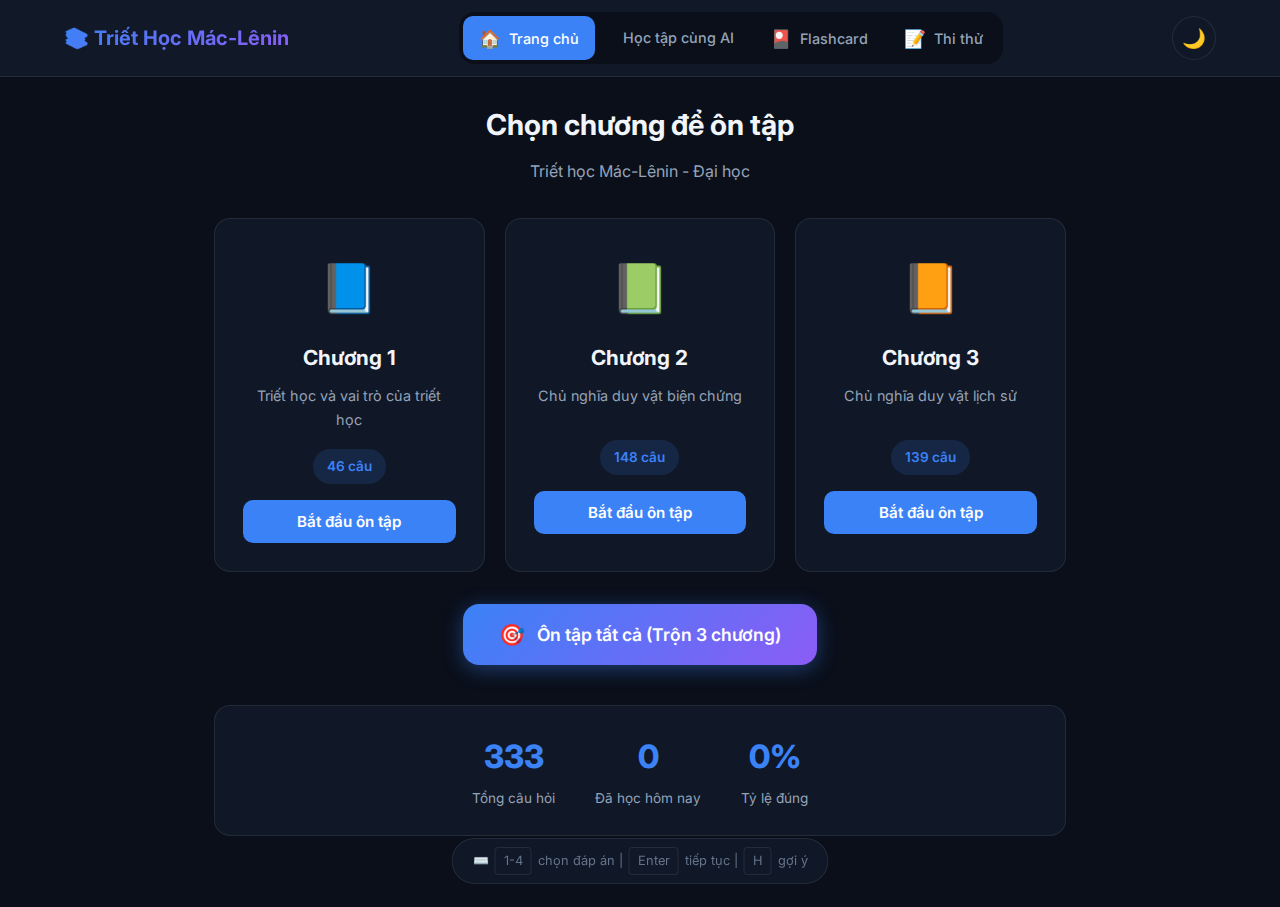
<file: deploy/index.html>
<!DOCTYPE html>
<html lang="vi" data-theme="dark">

<head>
    <meta charset="UTF-8">
    <meta name="viewport" content="width=device-width, initial-scale=1.0">
    <title>Ôn Thi Triết Học Mác-Lênin | All-in-One</title>
    <meta name="description"
        content="Ứng dụng ôn thi trắc nghiệm Triết học Mác-Lênin - Chương 1, 2, 3. Flashcard, Timeline, So sánh khái niệm.">
    <link rel="preconnect" href="https://fonts.googleapis.com">
    <link rel="preconnect" href="https://fonts.gstatic.com" crossorigin>
    <link href="https://fonts.googleapis.com/css2?family=Inter:wght@400;500;600;700;800&display=swap" rel="stylesheet">
    <link rel="stylesheet" href="style.css">
</head>

<body>
    <!-- Header Navigation -->
    <header class="main-header">
        <div class="header-content">
            <h1 class="logo">📚 Triết Học Mác-Lênin</h1>
            <nav class="main-nav">
                <button class="nav-tab active" data-tab="dashboard">
                    <span class="tab-icon">🏠</span>
                    <span class="tab-text">Trang chủ</span>
                </button>
                <div class="nav-tab" data-tab="study">
                    <i class="fas fa-robot tab-icon"></i>
                    <span class="tab-text">Học tập cùng AI</span>
                </div>
                <button class="nav-tab" data-tab="flashcard">
                    <span class="tab-icon">🎴</span>
                    <span class="tab-text">Flashcard</span>
                </button>
                <button class="nav-tab" data-tab="exam">
                    <span class="tab-icon">📝</span>
                    <span class="tab-text">Thi thử</span>
                </button>
            </nav>
            <button class="theme-toggle" id="theme-toggle" title="Chuyển đổi giao diện">
                <span class="theme-icon">🌙</span>
            </button>
        </div>
    </header>

    <main class="main-content">
        <!-- DASHBOARD TAB -->
        <section class="tab-content active" id="dashboard-tab">
            <div class="container">
                <div class="dashboard-header">
                    <h2>Chọn chương để ôn tập</h2>
                    <p class="subtitle">Triết học Mác-Lênin - Đại học</p>
                </div>

                <div class="chapter-grid">
                    <div class="chapter-card" data-chapter="exam/chuong_1.json">
                        <div class="chapter-icon">📘</div>
                        <h3>Chương 1</h3>
                        <p class="chapter-title">Triết học và vai trò của triết học</p>
                        <div class="chapter-stats">
                            <span class="stat-badge" id="ch1-count">-- câu</span>
                        </div>
                        <button class="chapter-btn">Bắt đầu ôn tập</button>
                    </div>

                    <div class="chapter-card" data-chapter="exam/chuong_2.json">
                        <div class="chapter-icon">📗</div>
                        <h3>Chương 2</h3>
                        <p class="chapter-title">Chủ nghĩa duy vật biện chứng</p>
                        <div class="chapter-stats">
                            <span class="stat-badge" id="ch2-count">-- câu</span>
                        </div>
                        <button class="chapter-btn">Bắt đầu ôn tập</button>
                    </div>

                    <div class="chapter-card" data-chapter="exam/chuong_3.json">
                        <div class="chapter-icon">📙</div>
                        <h3>Chương 3</h3>
                        <p class="chapter-title">Chủ nghĩa duy vật lịch sử</p>
                        <div class="chapter-stats">
                            <span class="stat-badge" id="ch3-count">-- câu</span>
                        </div>
                        <button class="chapter-btn">Bắt đầu ôn tập</button>
                    </div>
                </div>

                <div class="dashboard-actions">
                    <button class="action-btn-large primary" id="start-all-btn">
                        <span class="btn-icon">🎯</span>
                        <span>Ôn tập tất cả (Trộn 3 chương)</span>
                    </button>
                </div>

                <div class="quick-stats">
                    <div class="quick-stat">
                        <span class="quick-stat-value" id="total-questions">--</span>
                        <span class="quick-stat-label">Tổng câu hỏi</span>
                    </div>
                    <div class="quick-stat">
                        <span class="quick-stat-value" id="studied-today">0</span>
                        <span class="quick-stat-label">Đã học hôm nay</span>
                    </div>
                    <div class="quick-stat">
                        <span class="quick-stat-value" id="accuracy-rate">--%</span>
                        <span class="quick-stat-label">Tỷ lệ đúng</span>
                    </div>
                </div>
            </div>
        </section>

        <!-- STUDY TAB -->
        <section class="tab-content" id="study-tab">
            <div class="container">
                <div class="study-header">
                    <div class="header-left">
                        <h2>🤖 Học Tập Cùng AI</h2>
                        <span class="ai-badge">✨ Model: Gemini 3.0 Pro</span>
                    </div>
                    <div class="study-controls">
                        <select id="study-chapter-select">
                            <option value="all">Tất cả chương</option>
                            <option value="1">Chương 1: Triết học và vai trò</option>
                            <option value="2">Chương 2: Chủ nghĩa duy vật BC</option>
                            <option value="3">Chương 3: Chủ nghĩa duy vật LS</option>
                        </select>
                    </div>
                </div>

                <div class="topics-container" id="topics-container">
                    <!-- Topics will be rendered here by JavaScript -->
                    <p class="loading-text">Đang tải nội dung...</p>
                </div>
            </div>
        </section>

        <!-- FLASHCARD TAB -->
        <section class="tab-content" id="flashcard-tab">
            <div class="container">
                <div class="flashcard-header">
                    <h2>🎴 Flashcard</h2>
                    <div class="flashcard-controls">
                        <select id="flashcard-chapter-select">
                            <option value="all">Tất cả chương</option>
                            <option value="exam/chuong_1.json">Chương 1</option>
                            <option value="exam/chuong_2.json">Chương 2</option>
                            <option value="exam/chuong_3.json">Chương 3</option>
                        </select>
                        <button class="control-btn" id="shuffle-flashcards">🔀 Trộn</button>
                    </div>
                </div>

                <div class="flashcard-progress">
                    <div class="progress-bar">
                        <div class="progress-fill" id="flashcard-progress"></div>
                    </div>
                    <span class="progress-text">
                        <span id="flashcard-current">1</span> / <span id="flashcard-total">0</span> thẻ
                    </span>
                </div>

                <div class="flashcard-wrapper">
                    <div class="flashcard" id="flashcard">
                        <div class="flashcard-inner">
                            <div class="flashcard-front">
                                <div class="flashcard-label">Câu hỏi</div>
                                <p id="flashcard-question">Click vào thẻ để lật</p>
                            </div>
                            <div class="flashcard-back">
                                <div class="flashcard-label">Đáp án đúng</div>
                                <div class="answer-letter" id="flashcard-answer-letter">A</div>
                                <p id="flashcard-answer">Nội dung đáp án</p>
                            </div>
                        </div>
                    </div>
                </div>

                <div class="flashcard-actions">
                    <button class="flashcard-btn forgot" id="forgot-btn">
                        <span class="btn-icon">🔄</span>
                        <span>Quên (Học lại)</span>
                    </button>
                    <button class="flashcard-btn remembered" id="remembered-btn">
                        <span class="btn-icon">✅</span>
                        <span>Đã nhớ</span>
                    </button>
                </div>

                <div class="flashcard-hint">
                    💡 Click vào thẻ để lật | Swipe trái/phải trên mobile
                </div>
            </div>
        </section>

        <!-- EXAM TAB -->
        <section class="tab-content" id="exam-tab">
            <div class="container">
                <div class="exam-header">
                    <div class="exam-info">
                        <h2 id="exam-title">📝 Thi Trắc Nghiệm</h2>
                        <div class="exam-controls">
                            <select id="exam-chapter-select">
                                <option value="all">Tất cả chương</option>
                                <option value="exam/chuong_1.json">Chương 1</option>
                                <option value="exam/chuong_2.json">Chương 2</option>
                                <option value="exam/chuong_3.json">Chương 3</option>
                            </select>
                            <label class="toggle-inline">
                                <input type="checkbox" id="shuffle-answers-toggle" checked>
                                <span>Trộn đáp án</span>
                            </label>
                        </div>
                    </div>
                    <div class="exam-score">
                        <span class="score-label">Điểm:</span>
                        <span class="score-value" id="exam-score">0</span>
                    </div>
                </div>

                <div class="exam-progress">
                    <div class="progress-bar">
                        <div class="progress-fill" id="exam-progress"></div>
                    </div>
                    <div class="progress-info">
                        <span>Câu <span id="exam-current">1</span>/<span id="exam-total">0</span></span>
                        <span class="exam-stats">
                            ✓ <span id="exam-correct" class="correct">0</span>
                            ✗ <span id="exam-incorrect" class="incorrect">0</span>
                        </span>
                    </div>
                </div>

                <div class="question-container" id="exam-question-container">
                    <div class="question-header">
                        <span class="question-number" id="exam-question-number">Câu 1</span>
                        <button class="hint-btn" id="hint-btn" title="Gợi ý">
                            💡 Gợi ý
                        </button>
                    </div>
                    <div class="question-text" id="exam-question-text">
                        Chọn chương để bắt đầu thi thử...
                    </div>
                    <div class="options" id="exam-options">
                        <!-- Options rendered here -->
                    </div>
                    <button class="continue-btn hidden" id="exam-continue-btn">
                        Tiếp tục <span class="key-hint">(Enter)</span>
                    </button>
                </div>

                <div class="exam-actions">
                    <button class="action-btn" id="exam-restart-btn">🔄 Làm lại</button>
                </div>
            </div>
        </section>
    </main>

    <!-- Result Modal -->
    <div class="modal" id="result-modal">
        <div class="modal-overlay"></div>
        <div class="modal-content">
            <div class="result-emoji" id="result-emoji">🎉</div>
            <h2>Kết quả bài thi</h2>
            <div class="result-score" id="result-score-display">0%</div>
            <div class="result-detail" id="result-detail">
                Đúng: 0 / 0 câu
            </div>
            <div class="result-message" id="result-message">
                Xuất sắc!
            </div>
            <div class="result-actions">
                <button class="action-btn" id="review-wrong-btn">📝 Ôn lại câu sai</button>
                <button class="action-btn primary" id="modal-restart-btn">🔄 Làm lại</button>
            </div>
        </div>
    </div>

    <!-- Keyboard Shortcuts -->
    <div class="keyboard-shortcuts">
        ⌨️ <kbd>1-4</kbd> chọn đáp án | <kbd>Enter</kbd> tiếp tục | <kbd>H</kbd> gợi ý
    </div>

    <script src="data.js"></script>
    <script src="app.js"></script>
</body>

</html>
</file>
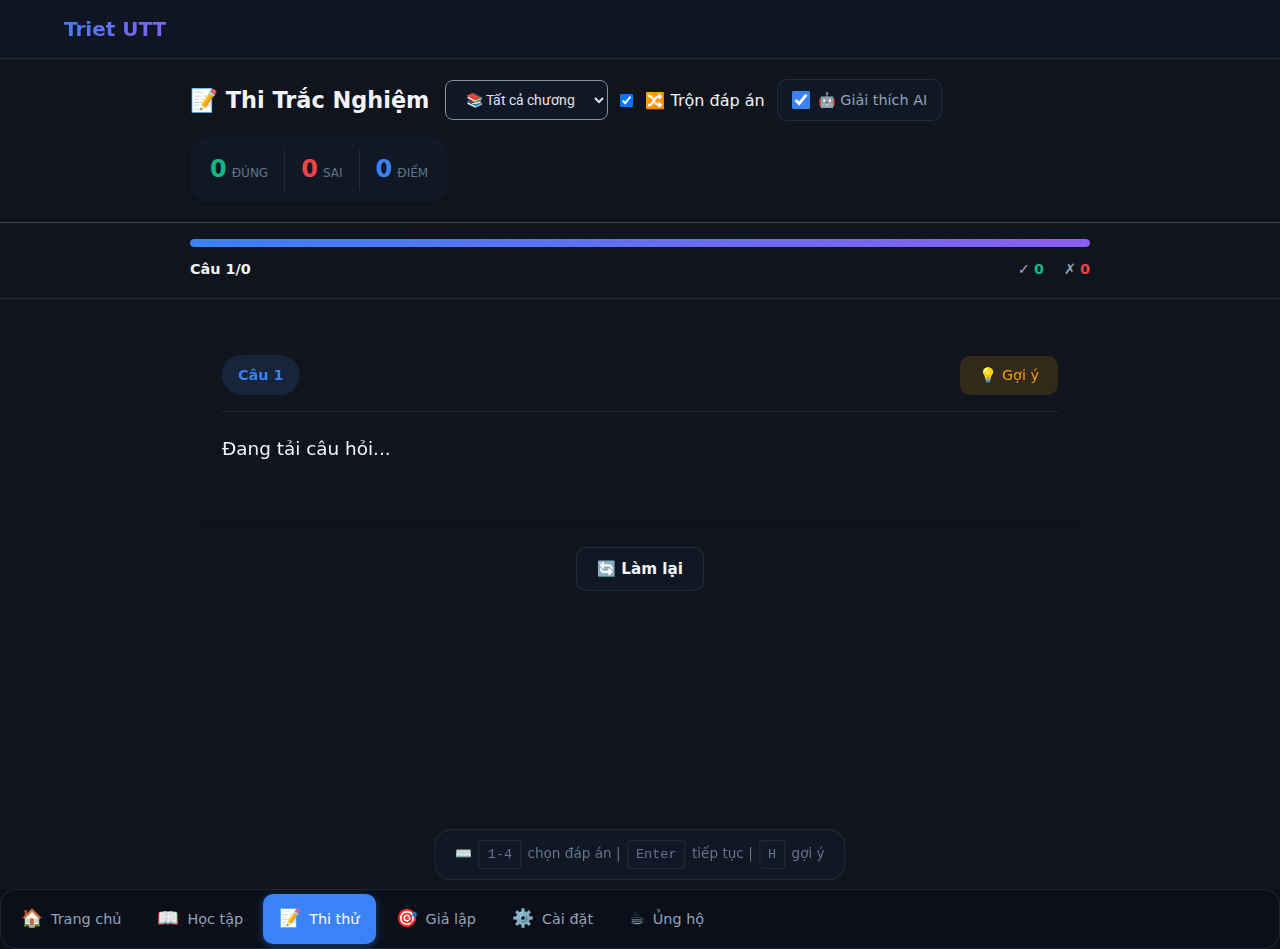
<file: exam.html>
<!DOCTYPE html>
<html lang="vi" data-theme="dark">

<head>
    <meta charset="UTF-8">
    <meta name="viewport" content="width=device-width, initial-scale=1.0">
    <title>Thi Thử | Triet UTT</title>
    <meta name="description" content="Triet UTT - Thi thử trắc nghiệm với hệ thống chấm điểm thông minh">
    <link rel="preconnect" href="https://fonts.googleapis.com">
    <link rel="preconnect" href="https://fonts.gstatic.com" crossorigin>
    <link href="https://fonts.googleapis.com/css2?family=Roboto:wght@400;500;700&display=swap" rel="stylesheet">
    <link rel="stylesheet" href="css/common.css?v=2025122905">
    <link rel="stylesheet" href="css/m3-design-system.css?v=2025122905">
    <link rel="stylesheet" href="css/exam.css?v=2025122905">
</head>

<body>
    <!-- Header Navigation -->
    <header class="main-header">
        <div class="header-content">
            <a href="index.html" class="logo header-logo-centered" id="header-logo">
                <span class="logo-text">Triet UTT</span>
            </a>
        </div>
    </header>

    <main class="exam-main">
        <!-- Header Card -->
        <div class="exam-header-card">
            <div class="exam-header">
                <div class="exam-info">
                    <h2 id="exam-title">📝 Thi Trắc Nghiệm</h2>
                    <div class="exam-controls">
                        <select id="exam-chapter-select">
                            <option value="all">📚 Tất cả chương</option>
                        </select>
                        <input type="checkbox" id="shuffle-answers-toggle" checked>
                        <span>🔀 Trộn đáp án</span>
                        </label>
                        <label class="toggle-inline">
                            <input type="checkbox" id="ai-explanation-toggle" checked>
                            <span>🤖 Giải thích AI</span>
                        </label>
                    </div>
                </div>
                <div class="exam-score-box">
                    <div class="score-stat correct">
                        <span class="stat-value" id="exam-correct">0</span>
                        <span class="stat-label">Đúng</span>
                    </div>
                    <div class="score-divider"></div>
                    <div class="score-stat incorrect">
                        <span class="stat-value" id="exam-incorrect">0</span>
                        <span class="stat-label">Sai</span>
                    </div>
                    <div class="score-divider"></div>
                    <div class="score-stat">
                        <span class="stat-value" id="exam-score">0</span>
                        <span class="stat-label">Điểm</span>
                    </div>
                </div>
            </div>
        </div>

        <!-- Progress Section -->
        <div class="exam-progress-section">
            <div class="exam-progress-inner">
                <div class="exam-progress">
                    <div class="progress-bar">
                        <div class="progress-fill" id="exam-progress"></div>
                    </div>
                    <div class="progress-info">
                        <span class="current-question">Câu <span id="exam-current">1</span>/<span
                                id="exam-total">0</span></span>
                        <div class="exam-stats">
                            <span>✓ <span id="exam-correct-stat" class="correct">0</span></span>
                            <span>✗ <span id="exam-incorrect-stat" class="incorrect">0</span></span>
                        </div>
                    </div>
                </div>
            </div>
        </div>

        <!-- Main Content -->
        <div class="exam-content">
            <div class="question-container" id="exam-question-container">
                <div class="question-header">
                    <span class="question-number" id="exam-question-number">Câu 1</span>
                    <button class="hint-btn" id="hint-btn" title="Gợi ý">
                        💡 Gợi ý
                    </button>
                </div>
                <div class="question-text" id="exam-question-text">
                    Đang tải câu hỏi...
                </div>
                <div class="options" id="exam-options">
                    <!-- Options rendered here -->
                </div>

                <!-- Explanation Container -->
                <div id="exam-explanation" class="hidden"></div>

                <button class="continue-btn hidden" id="exam-continue-btn">
                    Tiếp tục <span class="key-hint">(Enter)</span>
                </button>
            </div>

            <div class="exam-actions">
                <button class="action-btn" id="exam-restart-btn">🔄 Làm lại</button>
            </div>
        </div>
    </main>

    <!-- Footer moved to Settings tab -->

    <!-- Result Modal -->
    <div class="modal" id="result-modal">
        <div class="modal-overlay"></div>
        <div class="modal-content">
            <div class="result-emoji" id="result-emoji">🎉</div>
            <h2>Kết quả bài thi</h2>
            <div class="result-score" id="result-score-display">0%</div>
            <div class="result-detail" id="result-detail">
                Đúng: 0 / 0 câu
            </div>
            <div class="result-message" id="result-message">
                Xuất sắc!
            </div>
            <div class="result-actions">
                <button class="action-btn hidden" id="back-to-study-btn">📖 Quay lại học tập</button>
                <button class="action-btn" id="review-wrong-btn">📝 Ôn lại câu sai</button>
                <button class="action-btn primary" id="modal-restart-btn">🔄 Làm lại</button>
            </div>
        </div>
    </div>

    <!-- Keyboard Shortcuts -->
    <div class="keyboard-shortcuts">
        ⌨️ <kbd>1-4</kbd> chọn đáp án | <kbd>Enter</kbd> tiếp tục | <kbd>H</kbd> gợi ý
    </div>

    <!-- Floating Navigation Dock (Moved from Header) -->
    <nav class="main-nav">
        <a href="index.html" class="nav-tab">
            <span class="tab-icon">🏠</span>
            <span class="tab-text">Trang chủ</span>
        </a>
        <a href="study.html" class="nav-tab">
            <span class="tab-icon">📖</span>
            <span class="tab-text">Học tập</span>
        </a>
        <a href="exam.html" class="nav-tab active">
            <span class="tab-icon">📝</span>
            <span class="tab-text">Thi thử</span>
        </a>
        <a href="simulation.html" class="nav-tab">
            <span class="tab-icon">🎯</span>
            <span class="tab-text">Giả lập</span>
        </a>
        <a href="settings.html" class="nav-tab">
            <span class="tab-icon">⚙️</span>
            <span class="tab-text">Cài đặt</span>
        </a>
    </nav>

    <script src="js/progress.js?v=2025122905"></script>
    <script src="js/common.js?v=2025122905"></script>
    <script src="js/exam.js?v=2025122905"></script>
</body>

</html>
</file>
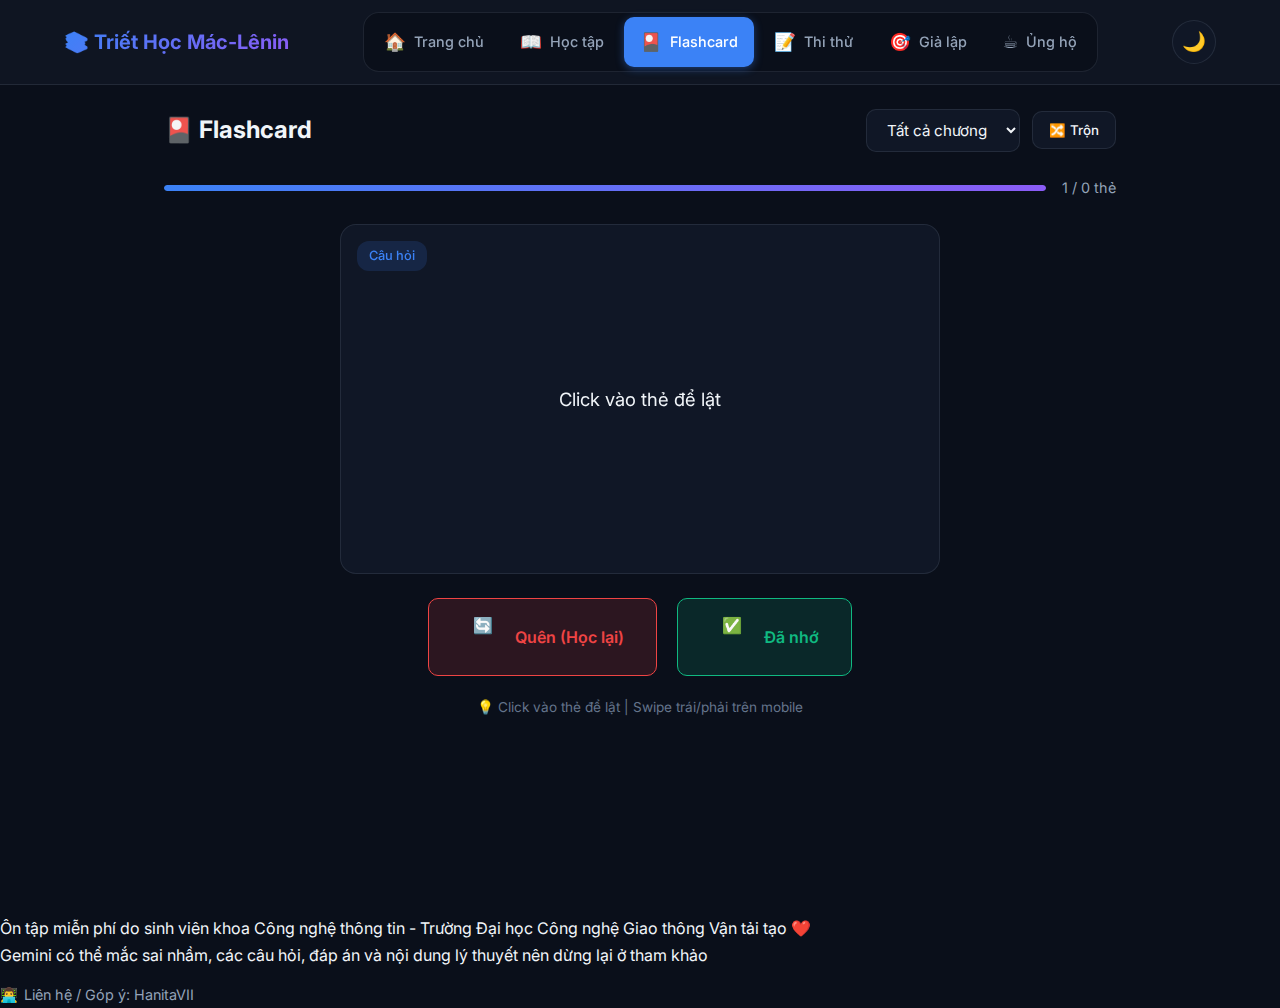
<file: flashcard.html>
<!DOCTYPE html>
<html lang="vi" data-theme="dark">

<head>
    <meta charset="UTF-8">
    <meta name="viewport" content="width=device-width, initial-scale=1.0">
    <title>Flashcard | Triết Học Mác-Lênin</title>
    <meta name="description" content="Học Flashcard Triết học Mác-Lênin">
    <link rel="preconnect" href="https://fonts.googleapis.com">
    <link rel="preconnect" href="https://fonts.gstatic.com" crossorigin>
    <link href="https://fonts.googleapis.com/css2?family=Inter:wght@400;500;600;700;800&display=swap" rel="stylesheet">
    <link rel="stylesheet" href="css/common.css">
    <link rel="stylesheet" href="css/flashcard.css">
</head>

<body>
    <!-- Header Navigation -->
    <header class="main-header">
        <div class="header-content">
            <a href="index.html" class="logo">📚 Triết Học Mác-Lênin</a>
            <button class="menu-toggle" id="menu-toggle" title="Menu">☰</button>
            <nav class="main-nav">
                <a href="index.html" class="nav-tab">
                    <span class="tab-icon">🏠</span>
                    <span class="tab-text">Trang chủ</span>
                </a>
                <a href="study.html" class="nav-tab">
                    <span class="tab-icon">📖</span>
                    <span class="tab-text">Học tập</span>
                </a>
                <a href="flashcard.html" class="nav-tab active">
                    <span class="tab-icon">🎴</span>
                    <span class="tab-text">Flashcard</span>
                </a>
                <a href="exam.html" class="nav-tab">
                    <span class="tab-icon">📝</span>
                    <span class="tab-text">Thi thử</span>
                </a>
                <a href="simulation.html" class="nav-tab">
                    <span class="tab-icon">🎯</span>
                    <span class="tab-text">Giả lập</span>
                </a>
            </nav>
            <button class="theme-toggle" id="theme-toggle" title="Chuyển đổi giao diện">
                <span class="theme-icon">🌙</span>
            </button>
        </div>
    </header>

    <main class="main-content">
        <div class="container">
            <div class="flashcard-header">
                <h2>🎴 Flashcard</h2>
                <div class="flashcard-controls">
                    <select id="flashcard-chapter-select">
                        <option value="all">Tất cả chương</option>
                        <option value="exam/chuong_1.json">Chương 1</option>
                        <option value="exam/chuong_2.json">Chương 2</option>
                        <option value="exam/chuong_3.json">Chương 3</option>
                    </select>
                    <button class="control-btn" id="shuffle-flashcards">🔀 Trộn</button>
                </div>
            </div>

            <div class="flashcard-progress">
                <div class="progress-bar">
                    <div class="progress-fill" id="flashcard-progress"></div>
                </div>
                <span class="progress-text">
                    <span id="flashcard-current">1</span> / <span id="flashcard-total">0</span> thẻ
                </span>
            </div>

            <div class="flashcard-wrapper">
                <div class="flashcard" id="flashcard">
                    <div class="flashcard-inner">
                        <div class="flashcard-front">
                            <div class="flashcard-label">Câu hỏi</div>
                            <p id="flashcard-question">Click vào thẻ để lật</p>
                        </div>
                        <div class="flashcard-back">
                            <div class="flashcard-label">Đáp án đúng</div>
                            <div class="answer-letter" id="flashcard-answer-letter">A</div>
                            <p id="flashcard-answer">Nội dung đáp án</p>
                        </div>
                    </div>
                </div>
            </div>

            <div class="flashcard-actions">
                <button class="flashcard-btn forgot" id="forgot-btn">
                    <span class="btn-icon">🔄</span>
                    <span>Quên (Học lại)</span>
                </button>
                <button class="flashcard-btn remembered" id="remembered-btn">
                    <span class="btn-icon">✅</span>
                    <span>Đã nhớ</span>
                </button>
            </div>

            <div class="flashcard-hint">
                💡 Click vào thẻ để lật | Swipe trái/phải trên mobile
            </div>
        </div>
    </main>

    <footer class="main-footer">
        <div class="footer-content">
            <p>Ôn tập miễn phí do sinh viên khoa Công nghệ thông tin - Trường Đại học Công nghệ Giao thông Vận tải tạo
                ❤️</p>
            <p class="footer-disclaimer">Gemini có thể mắc sai nhầm, các câu hỏi, đáp án và nội dung lý thuyết nên dừng
                lại ở tham khảo</p>
            <div style="margin-top: 12px;">
                <a href="https://www.facebook.com/HanitaVII" target="_blank" class="text-secondary"
                    style="text-decoration: none; font-size: 0.9rem; display: inline-flex; align-items: center; gap: 6px;">
                    <span>👨‍💻</span> Liên hệ / Góp ý: HanitaVII
                </a>
            </div>
        </div>
    </footer>

    <script src="js/common.js"></script>
    <script src="js/flashcard.js"></script>
</body>

</html>
</file>
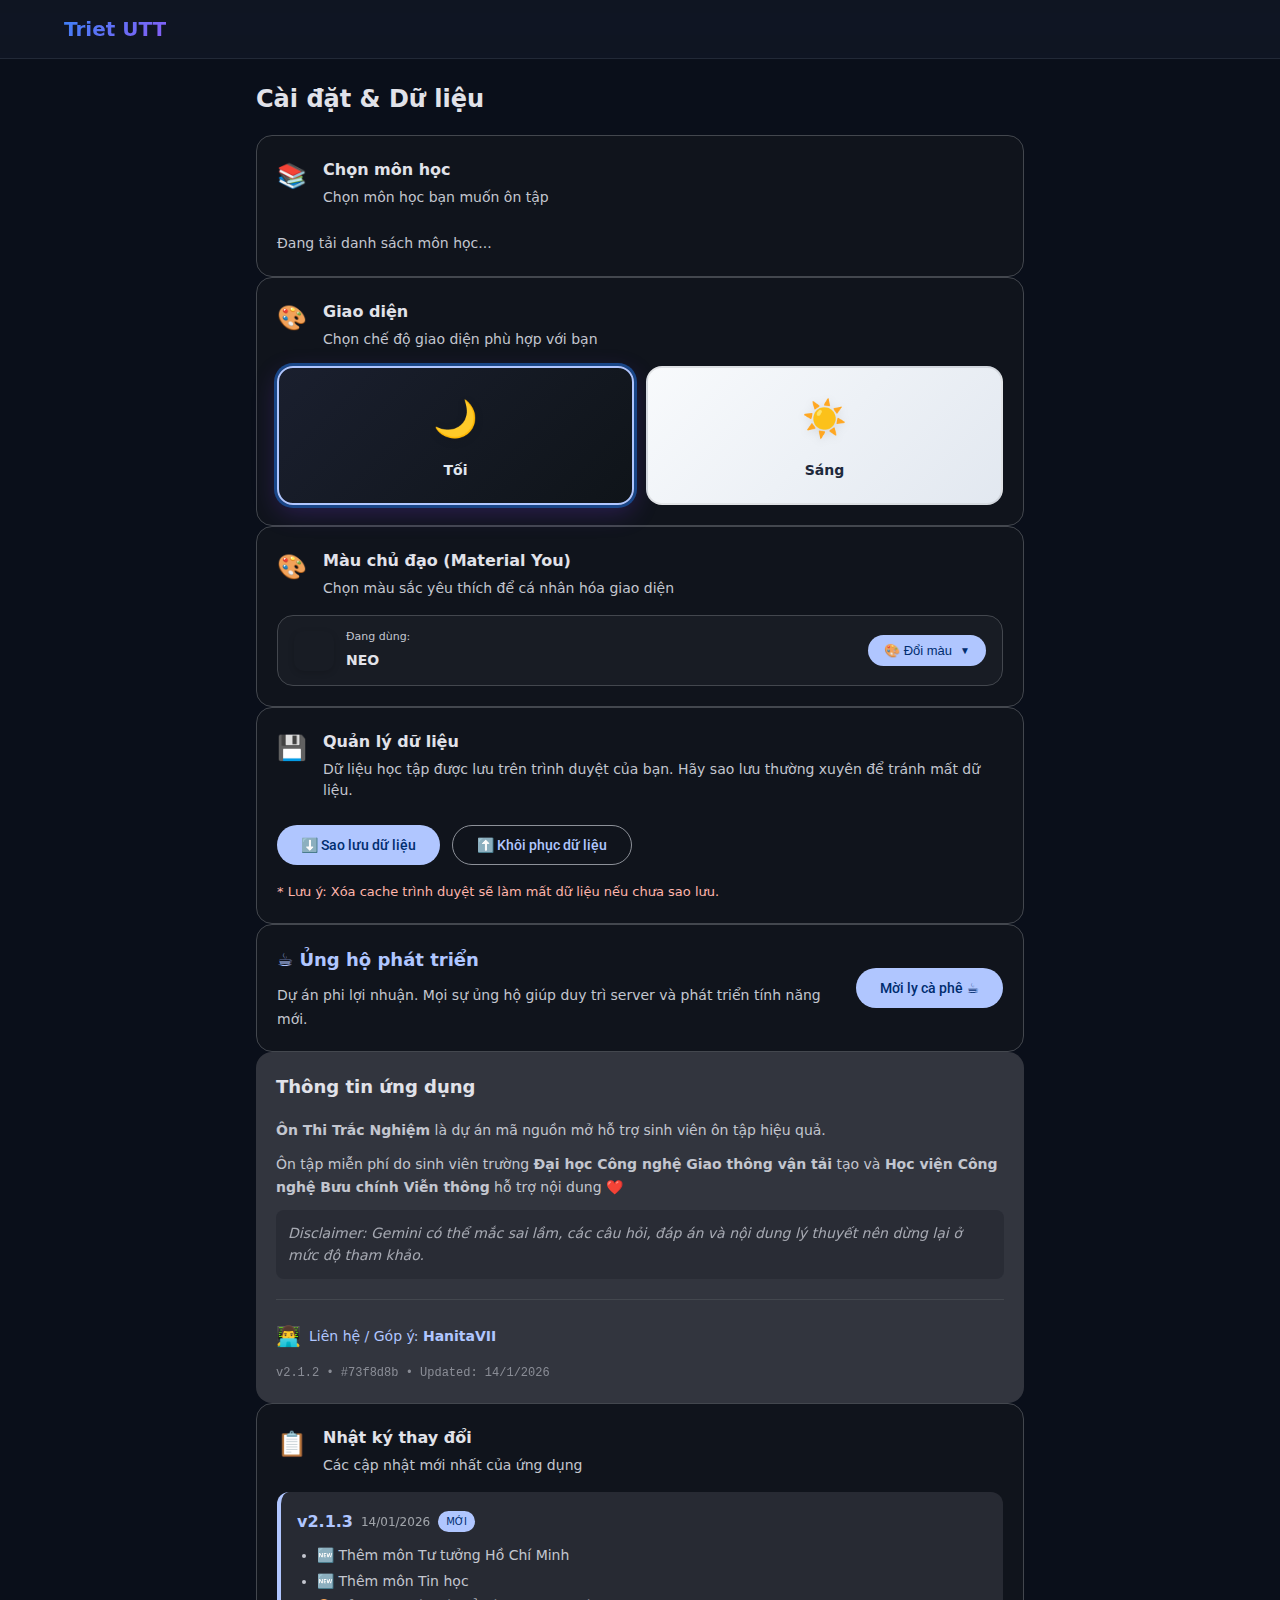
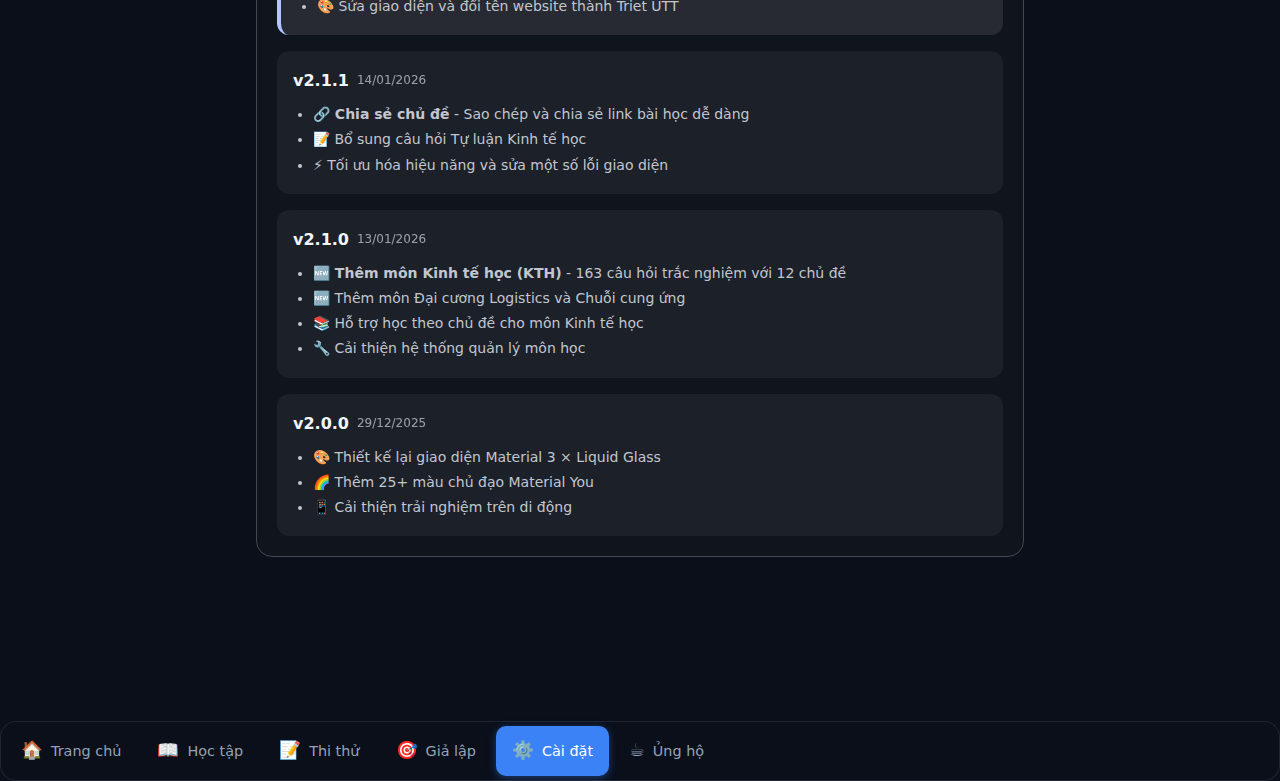
<file: settings.html>
<!DOCTYPE html>
<html lang="vi" data-theme="dark">

<head>
    <meta charset="UTF-8">
    <meta name="viewport" content="width=device-width, initial-scale=1.0">
    <title>Cài đặt | Triet UTT</title>
    <link rel="preconnect" href="https://fonts.googleapis.com">
    <link rel="preconnect" href="https://fonts.gstatic.com" crossorigin>
    <link href="https://fonts.googleapis.com/css2?family=Roboto:wght@400;500;700&display=swap" rel="stylesheet">
    <link rel="stylesheet" href="css/common.css?v=2025122905">
    <link rel="stylesheet" href="css/m3-design-system.css?v=2025122905">
    <link rel="stylesheet" href="css/dashboard.css?v=2025122905">
    <link rel="stylesheet" href="css/settings.css?v=2025122905">
</head>

<body class="settings-page">
    <!-- Header Navigation -->
    <header class="main-header">
        <div class="header-content">
            <a href="index.html" class="logo header-logo-centered" id="header-logo">
                <span class="logo-text">Triet UTT</span>
            </a>
        </div>
    </header>

    <main class="main-content">
        <div class="md-container" style="padding: 24px 16px; max-width: 800px;">
            <h2 class="md-section-title">Cài đặt & Dữ liệu</h2>

            <!-- Subject Selector Section -->
            <div class="md-card md-card-outlined">
                <div class="md-card-body">
                    <div class="md-data-header">
                        <span class="md-data-icon">📚</span>
                        <div class="md-data-text">
                            <h3>Chọn môn học</h3>
                            <p>Chọn môn học bạn muốn ôn tập</p>
                        </div>
                    </div>
                    <div id="subject-list" class="subject-selector-list"
                        style="margin-top: 16px; display: flex; flex-direction: column; gap: 8px;">
                        <!-- Subject options will be rendered here by JS -->
                        <div style="color: var(--md-on-surface-variant); font-size: 14px;">Đang tải danh sách môn học...
                        </div>
                    </div>
                </div>
            </div>

            <!-- Theme Toggle Section -->
            <div class="md-card md-card-outlined">
                <div class="md-card-body">
                    <div class="md-data-header" style="margin-bottom: 16px;">
                        <span class="md-data-icon">🎨</span>
                        <div class="md-data-text">
                            <h3>Giao diện</h3>
                            <p>Chọn chế độ giao diện phù hợp với bạn</p>
                        </div>
                    </div>
                    <div id="theme-options" style="display: flex; gap: 12px; flex-wrap: wrap;">
                        <div class="theme-option" data-theme="dark" onclick="selectTheme('dark')">
                            <div class="theme-icon">🌙</div>
                            <div class="theme-label">Tối</div>
                        </div>
                        <div class="theme-option" data-theme="light" onclick="selectTheme('light')">
                            <div class="theme-icon">☀️</div>
                            <div class="theme-label">Sáng</div>
                        </div>
                    </div>
                </div>
            </div>

            <!-- Experimental Features Section -->
            <div class="md-card md-card-outlined">
                <div class="md-card-body">
                    <div class="md-data-header" style="margin-bottom: 16px;">
                        <span class="md-data-icon">🎨</span>
                        <div class="md-data-text">
                            <h3>Màu chủ đạo (Material You)</h3>
                            <p>Chọn màu sắc yêu thích để cá nhân hóa giao diện</p>
                        </div>
                    </div>

                    <!-- Color Selection - Compact with Expand -->
                    <div id="color-theme-container">
                        <!-- Current Color Display -->
                        <div class="current-color-display" id="current-color-display">
                            <div class="current-color-info">
                                <div class="color-circle" id="current-color-circle" style="width: 40px; height: 40px;">
                                </div>
                                <div class="current-color-text">
                                    <span class="current-color-label">Đang dùng:</span>
                                    <span class="current-color-name" id="current-color-name">NEO</span>
                                </div>
                            </div>
                            <button class="expand-colors-btn" id="expand-colors-btn" onclick="toggleColorPicker()">
                                <span id="expand-btn-text">🎨 Đổi màu</span>
                                <span class="expand-icon" id="expand-icon">▼</span>
                            </button>
                        </div>

                        <!-- Quick Color Selection (Always visible when expanded) -->
                        <div class="quick-colors" id="quick-colors" style="display: none;">
                            <div class="color-options-row compact">
                                <div class="color-option" onclick="selectColorTheme('default')" data-color="default"
                                    title="NEO">
                                    <div class="color-circle split-color"
                                        style="--color-left: #7c3aed; --color-right: #06b6d4;"></div>
                                </div>
                                <div class="color-option" onclick="selectColorTheme('ocean')" data-color="ocean"
                                    title="Đại dương">
                                    <div class="color-circle" style="background: #0ea5e9;"></div>
                                </div>
                                <div class="color-option" onclick="selectColorTheme('nature')" data-color="nature"
                                    title="Thiên nhiên">
                                    <div class="color-circle" style="background: #10b981;"></div>
                                </div>
                                <div class="color-option" onclick="selectColorTheme('berry')" data-color="berry"
                                    title="Dâu tây">
                                    <div class="color-circle" style="background: #ec4899;"></div>
                                </div>
                                <div class="color-option" onclick="selectColorTheme('royal')" data-color="royal"
                                    title="Hoàng gia">
                                    <div class="color-circle" style="background: #4338ca;"></div>
                                </div>
                                <div class="color-option" onclick="selectColorTheme('sunset')" data-color="sunset"
                                    title="Hoàng hôn">
                                    <div class="color-circle" style="background: #f59e0b;"></div>
                                </div>
                                <div class="color-option" onclick="selectColorTheme('aurora')" data-color="aurora"
                                    title="Cực quang">
                                    <div class="color-circle"
                                        style="background: linear-gradient(135deg, #06b6d4, #8b5cf6);"></div>
                                </div>
                                <div class="color-option" onclick="selectColorTheme('galaxy')" data-color="galaxy"
                                    title="Ngân hà">
                                    <div class="color-circle"
                                        style="background: linear-gradient(135deg, #4338ca, #ec4899);"></div>
                                </div>
                            </div>

                            <!-- More Colors Button -->
                            <button class="show-all-colors-btn" id="show-all-colors-btn" onclick="toggleAllColors()">
                                <span id="all-colors-btn-text">Xem thêm 20+ màu</span>
                                <span class="expand-icon" id="all-colors-icon">▼</span>
                            </button>
                        </div>

                        <!-- All Color Categories (Hidden by default) -->
                        <div class="all-colors-panel" id="all-colors-panel" style="display: none;">
                            <!-- Warm Colors -->
                            <div class="color-category compact">
                                <div class="color-category-label">🔥 Nóng</div>
                                <div class="color-options-row compact">
                                    <div class="color-option" onclick="selectColorTheme('crimson')" data-color="crimson"
                                        title="Đỏ tươi">
                                        <div class="color-circle" style="background: #dc2626;"></div>
                                    </div>
                                    <div class="color-option" onclick="selectColorTheme('rose')" data-color="rose"
                                        title="Hoa hồng">
                                        <div class="color-circle" style="background: #f43f5e;"></div>
                                    </div>
                                    <div class="color-option" onclick="selectColorTheme('coral')" data-color="coral"
                                        title="San hô">
                                        <div class="color-circle" style="background: #fb7185;"></div>
                                    </div>
                                    <div class="color-option" onclick="selectColorTheme('orange')" data-color="orange"
                                        title="Cam">
                                        <div class="color-circle" style="background: #f97316;"></div>
                                    </div>
                                    <div class="color-option" onclick="selectColorTheme('peach')" data-color="peach"
                                        title="Đào">
                                        <div class="color-circle" style="background: #fdba74;"></div>
                                    </div>
                                </div>
                            </div>

                            <!-- Cool Colors -->
                            <div class="color-category compact">
                                <div class="color-category-label">❄️ Lạnh</div>
                                <div class="color-options-row compact">
                                    <div class="color-option" onclick="selectColorTheme('teal')" data-color="teal"
                                        title="Ngọc bích">
                                        <div class="color-circle" style="background: #0d9488;"></div>
                                    </div>
                                    <div class="color-option" onclick="selectColorTheme('cyan')" data-color="cyan"
                                        title="Xanh lam">
                                        <div class="color-circle" style="background: #06b6d4;"></div>
                                    </div>
                                    <div class="color-option" onclick="selectColorTheme('sky')" data-color="sky"
                                        title="Bầu trời">
                                        <div class="color-circle" style="background: #38bdf8;"></div>
                                    </div>
                                    <div class="color-option" onclick="selectColorTheme('indigo')" data-color="indigo"
                                        title="Chàm">
                                        <div class="color-circle" style="background: #6366f1;"></div>
                                    </div>
                                    <div class="color-option" onclick="selectColorTheme('violet')" data-color="violet"
                                        title="Tím">
                                        <div class="color-circle" style="background: #8b5cf6;"></div>
                                    </div>
                                    <div class="color-option" onclick="selectColorTheme('purple')" data-color="purple"
                                        title="Tím đậm">
                                        <div class="color-circle" style="background: #a855f7;"></div>
                                    </div>
                                </div>
                            </div>

                            <!-- Earth Tones -->
                            <div class="color-category compact">
                                <div class="color-category-label">🍂 Đất</div>
                                <div class="color-options-row compact">
                                    <div class="color-option" onclick="selectColorTheme('coffee')" data-color="coffee"
                                        title="Cà phê">
                                        <div class="color-circle" style="background: #78350f;"></div>
                                    </div>
                                    <div class="color-option" onclick="selectColorTheme('amber')" data-color="amber"
                                        title="Hổ phách">
                                        <div class="color-circle" style="background: #d97706;"></div>
                                    </div>
                                    <div class="color-option" onclick="selectColorTheme('olive')" data-color="olive"
                                        title="Ô liu">
                                        <div class="color-circle" style="background: #65a30d;"></div>
                                    </div>
                                    <div class="color-option" onclick="selectColorTheme('emerald')" data-color="emerald"
                                        title="Ngọc lục">
                                        <div class="color-circle" style="background: #059669;"></div>
                                    </div>
                                    <div class="color-option" onclick="selectColorTheme('midnight')"
                                        data-color="midnight" title="Đêm khuya">
                                        <div class="color-circle"
                                            style="background: #1e3a5f; border: 1px solid var(--md-outline);"></div>
                                    </div>
                                    <div class="color-option" onclick="selectColorTheme('slate')" data-color="slate"
                                        title="Xám đá">
                                        <div class="color-circle" style="background: #475569;"></div>
                                    </div>
                                </div>
                            </div>

                            <!-- Gradients -->
                            <div class="color-category compact">
                                <div class="color-category-label">✨ Gradient</div>
                                <div class="color-options-row compact">
                                    <div class="color-option" onclick="selectColorTheme('sakura')" data-color="sakura"
                                        title="Anh đào">
                                        <div class="color-circle"
                                            style="background: linear-gradient(135deg, #f472b6, #fb7185);"></div>
                                    </div>
                                    <div class="color-option" onclick="selectColorTheme('forest')" data-color="forest"
                                        title="Rừng xanh">
                                        <div class="color-circle"
                                            style="background: linear-gradient(135deg, #059669, #84cc16);"></div>
                                    </div>
                                    <div class="color-option" onclick="selectColorTheme('fire')" data-color="fire"
                                        title="Ngọn lửa">
                                        <div class="color-circle"
                                            style="background: linear-gradient(135deg, #f59e0b, #dc2626);"></div>
                                    </div>
                                    <div class="color-option" onclick="selectColorTheme('mint')" data-color="mint"
                                        title="Bạc hà">
                                        <div class="color-circle"
                                            style="background: linear-gradient(135deg, #10b981, #06b6d4);"></div>
                                    </div>
                                </div>
                            </div>

                            <!-- Custom Colors -->
                            <div class="color-category compact custom-color-section">
                                <div class="color-category-label">🎯 Tùy chỉnh</div>
                                <div class="color-options-row compact" id="custom-colors-row"></div>
                                <div class="custom-color-actions">
                                    <div class="color-option add-custom-color" id="add-custom-color-btn"
                                        title="Thêm màu">
                                        <div class="color-circle"
                                            style="background: linear-gradient(135deg, #667eea, #764ba2); display: flex; align-items: center; justify-content: center;">
                                            <span style="color: white; font-size: 18px; font-weight: 300;">+</span>
                                        </div>
                                        <input type="color" id="custom-color-picker" value="#7c3aed">
                                    </div>
                                </div>
                            </div>
                        </div>

                        <!-- Color Suggestions (shown when a color is selected) -->
                        <div class="color-category color-suggestions-section" id="color-suggestions"
                            style="display: none;">
                            <div class="color-category-label">💡 Gợi ý phối màu</div>
                            <div class="color-options-row compact" id="suggested-colors-row"></div>
                        </div>
                    </div>
                </div>
            </div>
            <div class="md-card md-card-outlined">
                <div class="md-card-body">
                    <div class="md-data-header">
                        <span class="md-data-icon">💾</span>
                        <div class="md-data-text">
                            <h3>Quản lý dữ liệu</h3>
                            <p>Dữ liệu học tập được lưu trên trình duyệt của bạn. Hãy sao lưu thường xuyên để tránh mất
                                dữ liệu.</p>
                        </div>
                    </div>
                    <div class="md-data-actions" style="display: flex; gap: 12px; flex-wrap: wrap;">
                        <button onclick="exportData()" class="md-btn md-btn-filled">
                            ⬇️ Sao lưu dữ liệu
                        </button>
                        <button onclick="document.getElementById('import-file').click()" class="md-btn md-btn-outlined">
                            ⬆️ Khôi phục dữ liệu
                        </button>
                        <input type="file" id="import-file" style="display: none" onchange="importData(this)">
                    </div>
                    <div style="margin-top: 16px; font-size: 13px; color: var(--md-error);">
                        * Lưu ý: Xóa cache trình duyệt sẽ làm mất dữ liệu nếu chưa sao lưu.
                    </div>
                </div>
            </div>

            <!-- Support Section -->
            <div class="md-card md-card-outlined">
                <div class="md-card-body"
                    style="display: flex; align-items: center; justify-content: space-between; gap: 16px; flex-wrap: wrap;">
                    <div style="flex: 1; min-width: 200px;">
                        <h3 class="md-card-title"
                            style="color: var(--md-primary); display: flex; align-items: center; gap: 8px;">
                            ☕ Ủng hộ phát triển
                        </h3>
                        <p class="md-card-text" style="font-size: 14px; margin-top: 4px;">Dự án phi lợi nhuận. Mọi sự
                            ủng hộ giúp duy trì server và phát triển tính năng mới.</p>
                    </div>
                    <button onclick="openSupportModal()" class="md-btn md-btn-filled"
                        style="background: var(--md-primary); color: var(--md-on-primary);">
                        Mời ly cà phê ☕
                    </button>
                </div>
            </div>

            <!-- App Info / Footer Content Moved Here -->
            <div class="md-card md-card-filled">
                <div class="md-card-body">
                    <h3 class="md-card-title" style="font-size: 18px; margin-bottom: 16px;">Thông tin ứng dụng</h3>

                    <div
                        style="color: var(--md-on-surface-variant); font-size: 14px; line-height: 1.6; display: flex; flex-direction: column; gap: 12px;">
                        <p><strong>Ôn Thi Trắc Nghiệm</strong> là dự án mã nguồn mở hỗ trợ sinh viên ôn tập hiệu quả.
                        </p>

                        <p id="footer-school-info">
                            Ôn tập miễn phí do sinh viên trường <strong>Đại học Công nghệ Giao thông vận tải</strong>
                            tạo và
                            <strong>Học viện Công nghệ Bưu chính Viễn thông</strong> hỗ trợ nội dung ❤️
                        </p>

                        <div class="footer-disclaimer"
                            style="font-style: italic; opacity: 0.8; padding: 12px; background: var(--md-surface-container-high); border-radius: 8px;">
                            Disclaimer: Gemini có thể mắc sai lầm, các câu hỏi, đáp án và nội dung lý thuyết nên dừng
                            lại ở mức độ tham khảo.
                        </div>

                        <div style="border-top: 1px solid var(--md-outline-variant); margin: 8px 0;"></div>

                        <a href="https://www.facebook.com/HanitaVII" target="_blank" class="text-secondary"
                            style="text-decoration: none; display: inline-flex; align-items: center; gap: 8px; color: var(--md-primary);">
                            <span style="font-size: 20px;">👨‍💻</span>
                            <span>Liên hệ / Góp ý: <strong>HanitaVII</strong></span>
                        </a>

                        <div class="footer-version" style="font-size: 12px; opacity: 0.6; font-family: monospace;">
                            <span>v2.1.2</span> •
                            <span>Updated: 14/01/2026</span>
                        </div>
                    </div>
                </div>
            </div>

            <!-- Changelog Section -->
            <div class="md-card md-card-outlined">
                <div class="md-card-body">
                    <div class="md-data-header" style="margin-bottom: 16px;">
                        <span class="md-data-icon">📋</span>
                        <div class="md-data-text">
                            <h3>Nhật ký thay đổi</h3>
                            <p>Các cập nhật mới nhất của ứng dụng</p>
                        </div>
                    </div>

                    <div class="changelog-list" style="display: flex; flex-direction: column; gap: 16px;">
                        <!-- Version 2.1.0 -->
                        <div class="changelog-item"
                            style="padding: 16px; background: var(--md-surface-container-high); border-radius: 12px; border-left: 4px solid var(--md-primary);">
                            <div style="display: flex; align-items: center; gap: 8px; margin-bottom: 8px;">
                                <span style="font-weight: 600; color: var(--md-primary);">v2.1.0</span>
                                <span style="font-size: 12px; opacity: 0.6;">13/01/2026</span>
                                <span
                                    style="background: var(--md-primary); color: var(--md-on-primary); font-size: 10px; padding: 2px 8px; border-radius: 12px;">MỚI</span>
                            </div>
                            <ul
                                style="margin: 0; padding-left: 20px; font-size: 14px; line-height: 1.8; color: var(--md-on-surface-variant);">
                                <li>🆕 <strong>Thêm môn Kinh tế học (KTH)</strong> - 163 câu hỏi trắc nghiệm với 12 chủ
                                    đề</li>
                                <li>🆕 <strong>Thêm môn Đại cương Logistics và Chuỗi cung ứng</strong> - Ngân hàng câu
                                    hỏi mới</li>
                                <li>📚 Hỗ trợ học theo chủ đề cho môn Kinh tế học</li>
                                <li>🔧 Cải thiện hệ thống quản lý môn học</li>
                            </ul>
                        </div>

                        <!-- Version 2.0.0 -->
                        <div class="changelog-item"
                            style="padding: 16px; background: var(--md-surface-container); border-radius: 12px;">
                            <div style="display: flex; align-items: center; gap: 8px; margin-bottom: 8px;">
                                <span style="font-weight: 600;">v2.0.0</span>
                                <span style="font-size: 12px; opacity: 0.6;">29/12/2025</span>
                            </div>
                            <ul
                                style="margin: 0; padding-left: 20px; font-size: 14px; line-height: 1.8; color: var(--md-on-surface-variant);">
                                <li>🎨 Thiết kế lại giao diện Material 3 × Liquid Glass</li>
                                <li>🌈 Thêm 25+ màu chủ đạo Material You</li>
                                <li>📱 Cải thiện trải nghiệm trên di động</li>
                            </ul>
                        </div>
                    </div>
                </div>
            </div>
        </div>
    </main>

    <!-- No global footer here as it's moved to main content -->

    <!-- Support Modal -->
    <div class="modal" id="support-modal">
        <div class="modal-overlay" onclick="closeSupportModal()"></div>
        <div class="modal-content" style="max-width: 360px; text-align: center; padding: 24px;">
            <div style="font-size: 48px; margin-bottom: 16px;">☕</div>
            <h3 style="margin-bottom: 12px; font-size: 20px;">Cảm ơn bạn đã ủng hộ!</h3>
            <p style="color: var(--md-on-surface-variant); font-size: 14px; margin-bottom: 20px;">
                Quét mã QR để ủng hộ qua Momo / Ngân hàng
            </p>

            <div
                style="background: white; padding: 12px; border-radius: 16px; display: inline-block; box-shadow: var(--md-shadow-1); margin-bottom: 20px;">
                <img src="assets/photos/qr.png" alt="QR Code"
                    style="width: 100%; max-width: 250px; display: block; border-radius: 8px;">
            </div>

            <div style="margin-bottom: 24px;">
                <p style="font-size: 13px; font-weight: 500;">HanitaVII</p>
            </div>

            <button onclick="closeSupportModal()" class="md-btn md-btn-tonal" style="width: 100%;">
                Đóng
            </button>
        </div>
    </div>

    <!-- Floating Navigation Dock (Moved from Header) -->
    <nav class="main-nav">
        <a href="index.html" class="nav-tab">
            <span class="tab-icon">🏠</span>
            <span class="tab-text">Trang chủ</span>
        </a>
        <a href="study.html" class="nav-tab">
            <span class="tab-icon">📖</span>
            <span class="tab-text">Học tập</span>
        </a>
        <a href="exam.html" class="nav-tab">
            <span class="tab-icon">📝</span>
            <span class="tab-text">Thi thử</span>
        </a>
        <a href="simulation.html" class="nav-tab">
            <span class="tab-icon">🎯</span>
            <span class="tab-text">Giả lập</span>
        </a>
        <a href="settings.html" class="nav-tab active">
            <span class="tab-icon">⚙️</span>
            <span class="tab-text">Cài đặt</span>
        </a>
    </nav>

    <script src="js/progress.js?v=2025122905"></script>
    <script src="js/version_manager.js?v=2025122905"></script>
    <script src="js/common.js?v=2025122905"></script>
    <script src="js/dashboard.js?v=2025122905"></script>
    <!-- Reusing dashboard.js for export/import logic if functions are global or accessible -->
    <script>
        // Color suggestions data - complementary and analogous colors for each theme
        const colorSuggestions = {
            'default': ['ocean', 'violet', 'aurora', 'berry'],
            'ocean': ['cyan', 'teal', 'sky', 'aurora'],
            'nature': ['emerald', 'olive', 'forest', 'mint'],
            'berry': ['rose', 'coral', 'sakura', 'violet'],
            'royal': ['indigo', 'violet', 'galaxy', 'midnight'],
            'sunset': ['orange', 'amber', 'fire', 'peach'],
            'crimson': ['rose', 'coral', 'fire', 'berry'],
            'rose': ['coral', 'sakura', 'berry', 'peach'],
            'coral': ['rose', 'peach', 'sakura', 'sunset'],
            'orange': ['amber', 'sunset', 'peach', 'fire'],
            'peach': ['coral', 'orange', 'sunset', 'sakura'],
            'teal': ['cyan', 'emerald', 'mint', 'ocean'],
            'cyan': ['sky', 'ocean', 'teal', 'aurora'],
            'sky': ['ocean', 'cyan', 'indigo', 'aurora'],
            'indigo': ['violet', 'royal', 'galaxy', 'purple'],
            'violet': ['purple', 'indigo', 'aurora', 'berry'],
            'purple': ['violet', 'berry', 'galaxy', 'sakura'],
            'coffee': ['amber', 'olive', 'slate', 'midnight'],
            'amber': ['sunset', 'orange', 'coffee', 'olive'],
            'olive': ['nature', 'emerald', 'forest', 'amber'],
            'emerald': ['nature', 'teal', 'forest', 'mint'],
            'midnight': ['slate', 'royal', 'indigo', 'coffee'],
            'slate': ['midnight', 'coffee', 'indigo', 'teal'],
            'aurora': ['cyan', 'violet', 'mint', 'sky'],
            'sakura': ['rose', 'coral', 'berry', 'peach'],
            'forest': ['nature', 'emerald', 'olive', 'mint'],
            'fire': ['sunset', 'orange', 'crimson', 'amber'],
            'galaxy': ['royal', 'indigo', 'violet', 'berry'],
            'mint': ['teal', 'cyan', 'nature', 'aurora']
        };

        // Color name mapping for display
        const colorNames = {
            'default': 'NEO', 'ocean': 'Đại dương', 'nature': 'Thiên nhiên', 'berry': 'Dâu tây',
            'royal': 'Hoàng gia', 'sunset': 'Hoàng hôn', 'crimson': 'Đỏ tươi', 'rose': 'Hoa hồng',
            'coral': 'San hô', 'orange': 'Cam', 'peach': 'Đào', 'teal': 'Ngọc bích',
            'cyan': 'Xanh lam', 'sky': 'Bầu trời', 'indigo': 'Chàm', 'violet': 'Tím',
            'purple': 'Tím đậm', 'coffee': 'Cà phê', 'amber': 'Hổ phách', 'olive': 'Ô liu',
            'emerald': 'Ngọc lục', 'midnight': 'Đêm khuya', 'slate': 'Xám đá',
            'aurora': 'Cực quang', 'sakura': 'Anh đào', 'forest': 'Rừng xanh',
            'fire': 'Ngọn lửa', 'galaxy': 'Ngân hà', 'mint': 'Bạc hà'
        };

        // Color hex values
        const colorHex = {
            'default': '#7c3aed', 'ocean': '#0ea5e9', 'nature': '#10b981', 'berry': '#ec4899',
            'royal': '#4338ca', 'sunset': '#f59e0b', 'crimson': '#dc2626', 'rose': '#f43f5e',
            'coral': '#fb7185', 'orange': '#f97316', 'peach': '#fdba74', 'teal': '#0d9488',
            'cyan': '#06b6d4', 'sky': '#38bdf8', 'indigo': '#6366f1', 'violet': '#8b5cf6',
            'purple': '#a855f7', 'coffee': '#78350f', 'amber': '#d97706', 'olive': '#65a30d',
            'emerald': '#059669', 'midnight': '#1e3a5f', 'slate': '#475569',
            'aurora': '#06b6d4', 'sakura': '#f472b6', 'forest': '#059669',
            'fire': '#f59e0b', 'galaxy': '#4338ca', 'mint': '#10b981'
        };

        // Ensure active tab is highlighted if common.js overrides it
        document.addEventListener('DOMContentLoaded', async () => {
            const tabs = document.querySelectorAll('.nav-tab');
            tabs.forEach(t => t.classList.remove('active'));
            const settingsTab = document.querySelector('a[href="settings.html"]');
            if (settingsTab) settingsTab.classList.add('active');

            // Render subject selector
            await renderSubjectSelector();

            // Initialize color theme UI
            initColorThemeUI();

            // Load custom colors
            renderCustomColors();
        });

        // Initialize color theme selection UI
        function initColorThemeUI() {
            const saved = localStorage.getItem('color-theme') || 'default';
            const currentColorTheme = (saved && saved.startsWith('custom:')) ? 'custom' : (saved || 'default');
            updateColorThemeActiveState(currentColorTheme);
            updateCurrentColorDisplay(currentColorTheme);

            // Setup custom color picker
            const customPicker = document.getElementById('custom-color-picker');
            if (customPicker) {
                customPicker.addEventListener('change', (e) => {
                    addCustomColor(e.target.value);
                });
            }
        }

        // Update current color display
        function updateCurrentColorDisplay(theme) {
            const circle = document.getElementById('current-color-circle');
            const name = document.getElementById('current-color-name');

            if (circle && name) {
                const isGradient = ['aurora', 'sakura', 'forest', 'fire', 'galaxy', 'mint'].includes(theme);
                const isSplit = theme === 'default';
                const isCustom = theme === 'custom';

                if (isSplit) {
                    circle.style.background = 'linear-gradient(90deg, #7c3aed 50%, #06b6d4 50%)';
                } else if (isGradient) {
                    circle.style.background = getGradientStyle(theme).replace('background: ', '').replace(';', '');
                } else if (isCustom) {
                    const saved = localStorage.getItem('color-theme') || '';
                    const customHex = saved.startsWith('custom:') ? saved.split(':')[1] : '#7c3aed';
                    circle.style.background = customHex;
                } else {
                    circle.style.background = colorHex[theme] || '#7c3aed';
                }

                name.textContent = colorNames[theme] || (isCustom ? 'Tùy chỉnh' : theme);
            }
        }

        // Toggle color picker visibility
        let colorPickerOpen = false;
        function toggleColorPicker() {
            colorPickerOpen = !colorPickerOpen;
            const quickColors = document.getElementById('quick-colors');
            const expandIcon = document.getElementById('expand-icon');
            const expandBtnText = document.getElementById('expand-btn-text');

            if (quickColors) {
                quickColors.style.display = colorPickerOpen ? 'block' : 'none';
            }
            if (expandIcon) {
                expandIcon.classList.toggle('rotated', colorPickerOpen);
            }
            if (expandBtnText) {
                expandBtnText.textContent = colorPickerOpen ? '✕ Đóng' : '🎨 Đổi màu';
            }

            // Close all colors panel when closing main picker
            if (!colorPickerOpen) {
                const allColorsPanel = document.getElementById('all-colors-panel');
                if (allColorsPanel) allColorsPanel.style.display = 'none';
                const allColorsIcon = document.getElementById('all-colors-icon');
                if (allColorsIcon) allColorsIcon.classList.remove('rotated');
            }
        }

        // Toggle all colors panel
        let allColorsOpen = false;
        function toggleAllColors() {
            allColorsOpen = !allColorsOpen;
            const allColorsPanel = document.getElementById('all-colors-panel');
            const allColorsIcon = document.getElementById('all-colors-icon');
            const allColorsBtnText = document.getElementById('all-colors-btn-text');

            if (allColorsPanel) {
                allColorsPanel.style.display = allColorsOpen ? 'block' : 'none';
            }
            if (allColorsIcon) {
                allColorsIcon.classList.toggle('rotated', allColorsOpen);
            }
            if (allColorsBtnText) {
                allColorsBtnText.textContent = allColorsOpen ? 'Thu gọn' : 'Xem thêm 20+ màu';
            }
        }

        // Update active state for color options
        function updateColorThemeActiveState(theme) {
            document.querySelectorAll('.color-option').forEach(option => {
                option.classList.remove('active');
                if (option.dataset.color === theme) {
                    option.classList.add('active');
                }
            });
        }

        // Show color suggestions based on selected color
        function showColorSuggestions(theme) {
            const suggestionsSection = document.getElementById('color-suggestions');
            const suggestionsRow = document.getElementById('suggested-colors-row');

            if (!suggestionsSection || !suggestionsRow) return;

            const suggestions = colorSuggestions[theme];
            if (!suggestions || suggestions.length === 0) {
                suggestionsSection.style.display = 'none';
                return;
            }

            suggestionsRow.innerHTML = suggestions.map(colorId => {
                const isGradient = ['aurora', 'sakura', 'forest', 'fire', 'galaxy', 'mint'].includes(colorId);
                const bgStyle = isGradient
                    ? getGradientStyle(colorId)
                    : `background: ${colorHex[colorId]};`;

                return `
                    <div class="color-option" onclick="selectColorTheme('${colorId}')" data-color="${colorId}" title="${colorNames[colorId]}">
                        <div class="color-circle" style="${bgStyle}"></div>
                        <span>${colorNames[colorId] || colorId}</span>
                    </div>
                `;
            }).join('');

            suggestionsSection.style.display = 'block';
        }

        // Get gradient style for gradient themes
        function getGradientStyle(colorId) {
            const gradients = {
                'aurora': 'background: linear-gradient(135deg, #06b6d4, #8b5cf6);',
                'sakura': 'background: linear-gradient(135deg, #f472b6, #fb7185);',
                'forest': 'background: linear-gradient(135deg, #059669, #84cc16);',
                'fire': 'background: linear-gradient(135deg, #f59e0b, #dc2626);',
                'galaxy': 'background: linear-gradient(135deg, #4338ca, #ec4899);',
                'mint': 'background: linear-gradient(135deg, #10b981, #06b6d4);'
            };
            return gradients[colorId] || `background: ${colorHex[colorId]};`;
        }

        // Custom Colors Management
        function getCustomColors() {
            const stored = localStorage.getItem('quiz-custom-colors');
            return stored ? JSON.parse(stored) : [];
        }

        function saveCustomColors(colors) {
            localStorage.setItem('quiz-custom-colors', JSON.stringify(colors));
        }

        function addCustomColor(hexColor) {
            const colors = getCustomColors();
            // Avoid duplicates
            if (!colors.includes(hexColor)) {
                colors.push(hexColor);
                saveCustomColors(colors);
                renderCustomColors();
            }
            // Apply the custom color immediately
            applyCustomColorUI(hexColor);
        }

        function removeCustomColor(hexColor) {
            let colors = getCustomColors();
            colors = colors.filter(c => c !== hexColor);
            saveCustomColors(colors);
            renderCustomColors();
        }

        function renderCustomColors() {
            const container = document.getElementById('custom-colors-row');
            if (!container) return;

            const colors = getCustomColors();

            if (colors.length === 0) {
                container.innerHTML = '<span style="font-size: 12px; color: var(--md-on-surface-variant);">Chưa có màu tùy chỉnh</span>';
                return;
            }

            const saved = localStorage.getItem('color-theme') || '';
            const currentCustomColor = saved.startsWith('custom:') ? saved.split(':')[1] : null;

            container.innerHTML = colors.map(hex => `
                <div class="color-option custom-color-item ${currentCustomColor === hex ? 'active' : ''}" 
                     onclick="applyCustomColorUI('${hex}')" 
                     data-color="custom-${hex}">
                    <div class="color-circle" style="background: ${hex};"></div>
                    <button class="delete-btn" onclick="event.stopPropagation(); removeCustomColor('${hex}')">×</button>
                    <span>${hex}</span>
                </div>
            `).join('');
        }

        function applyCustomColorUI(hexColor) {
            // Prefer common.js implementation so all pages stay consistent
            if (typeof window.applyCustomColor === 'function') {
                window.applyCustomColor(hexColor);
            } else {
                // Fallback: mimic common.js behavior
                const html = document.documentElement;
                html.removeAttribute('data-color-theme');
                html.style.setProperty('--accent', hexColor);
                html.style.setProperty('--accent-hover', `color-mix(in srgb, ${hexColor}, white 20%)`);
                html.style.setProperty('--accent-light', `color-mix(in srgb, ${hexColor}, transparent 85%)`);
                html.style.setProperty('--accent-secondary', `color-mix(in srgb, ${hexColor}, blue 20%)`);
                html.style.setProperty('--accent-gradient', `linear-gradient(135deg, ${hexColor}, color-mix(in srgb, ${hexColor}, black 20%))`);
                localStorage.setItem('color-theme', `custom:${hexColor}`);
            }

            // Update UI
            updateColorThemeActiveState('custom');
            updateCurrentColorDisplay('custom');
            document.querySelectorAll('.custom-color-item').forEach(el => el.classList.remove('active'));
            document.querySelectorAll(`[data-color="custom-${hexColor}"]`).forEach(el => el.classList.add('active'));
            const suggestionsSection = document.getElementById('color-suggestions');
            if (suggestionsSection) suggestionsSection.style.display = 'none';
        }

        // Helper: Lighten a hex color
        function lightenColor(hex, percent) {
            const num = parseInt(hex.replace('#', ''), 16);
            const amt = Math.round(2.55 * percent);
            const R = Math.min(255, (num >> 16) + amt);
            const G = Math.min(255, ((num >> 8) & 0x00FF) + amt);
            const B = Math.min(255, (num & 0x0000FF) + amt);
            return '#' + (0x1000000 + R * 0x10000 + G * 0x100 + B).toString(16).slice(1);
        }

        // Override selectColorTheme to add suggestions
        const originalSelectColorTheme = window.selectColorTheme;
        window.selectColorTheme = function (theme) {
            // Call original function from common.js
            if (originalSelectColorTheme) {
                originalSelectColorTheme(theme);
            } else {
                // Fallback implementation
                if (theme === 'default') {
                    document.documentElement.removeAttribute('data-color-theme');
                    localStorage.removeItem('color-theme');
                } else {
                    document.documentElement.setAttribute('data-color-theme', theme);
                    localStorage.setItem('color-theme', theme);
                }
                // Remove custom color styles if selecting a preset
                document.documentElement.style.removeProperty('--accent');
                document.documentElement.style.removeProperty('--accent-hover');
                document.documentElement.style.removeProperty('--accent-light');
                document.documentElement.style.removeProperty('--accent-secondary');
                document.documentElement.style.removeProperty('--accent-gradient');
            }

            // Update UI
            updateColorThemeActiveState(theme);
            updateCurrentColorDisplay(theme);
            showColorSuggestions(theme);
            renderCustomColors(); // Refresh custom colors active state
        };

        // Render Subject Selector in Settings
        // NOTE: The KTH (Kinh tế học) subject is intentionally disabled and will not appear in the list.
        // Only subjects defined in subjects.json are available for selection.
        // Disabled subjects are also blocked at the code level in common.js (DISABLED_SUBJECTS array).
        async function renderSubjectSelector() {
            await loadSubjectsList();

            const container = document.getElementById('subject-list');
            if (!container || subjectsData.length === 0) {
                if (container) container.innerHTML = '<div style="color: var(--md-on-surface-variant);">Không tìm thấy môn học nào.</div>';
                return;
            }

            const currentSubjectId = getCurrentSubjectId();

            container.innerHTML = subjectsData.map(subject => `
                <div class="subject-option-card ${subject.id === currentSubjectId ? 'active' : ''}" 
                     onclick="selectSubject('${subject.id}')"
                     style="
                        display: flex;
                        align-items: center;
                        gap: 16px;
                        padding: 16px;
                        border-radius: 12px;
                        cursor: pointer;
                        transition: all 0.2s ease;
                        background: ${subject.id === currentSubjectId ? 'var(--md-primary-container)' : 'var(--md-surface-container)'};
                        border: 2px solid ${subject.id === currentSubjectId ? 'var(--md-primary)' : 'transparent'};
                     ">
                    <span style="font-size: 32px;">${subject.icon}</span>
                    <div style="flex: 1;">
                        <div style="font-weight: 600; font-size: 15px; color: ${subject.id === currentSubjectId ? 'var(--md-on-primary-container)' : 'var(--md-on-surface)'};">
                            ${subject.name}
                        </div>
                        <div style="font-size: 13px; color: var(--md-on-surface-variant); margin-top: 2px;">
                            ${subject.school}
                        </div>
                    </div>
                    ${subject.id === currentSubjectId ? '<span style="color: var(--md-primary); font-size: 20px;">✓</span>' : ''}
                </div>
            `).join('');
        }

        function selectSubject(subjectId) {
            const currentSubjectId = getCurrentSubjectId();
            if (subjectId !== currentSubjectId) {
                setCurrentSubject(subjectId);
            }
        }

        // Theme Selection
        function selectTheme(theme) {
            document.documentElement.setAttribute('data-theme', theme);
            localStorage.setItem('quiz-theme', theme);
            updateThemeUI();
        }

        function updateThemeUI() {
            const currentTheme = localStorage.getItem('quiz-theme') || 'dark';
            document.querySelectorAll('.theme-option').forEach(option => {
                const optionTheme = option.dataset.theme;
                option.classList.toggle('active', optionTheme === currentTheme);
            });
        }

        // Initialize theme UI on load
        document.addEventListener('DOMContentLoaded', () => {
            updateThemeUI();
        });

        // Support Modal Logic
        function openSupportModal() {
            const modal = document.getElementById('support-modal');
            if (modal) {
                modal.classList.add('active');
                modal.style.display = 'flex';
            }
        }

        function closeSupportModal() {
            const modal = document.getElementById('support-modal');
            if (modal) {
                modal.classList.remove('active');
                setTimeout(() => {
                    if (!modal.classList.contains('active')) modal.style.display = 'none';
                }, 300);
            }
        }
    </script>
</body>

</html>
</file>
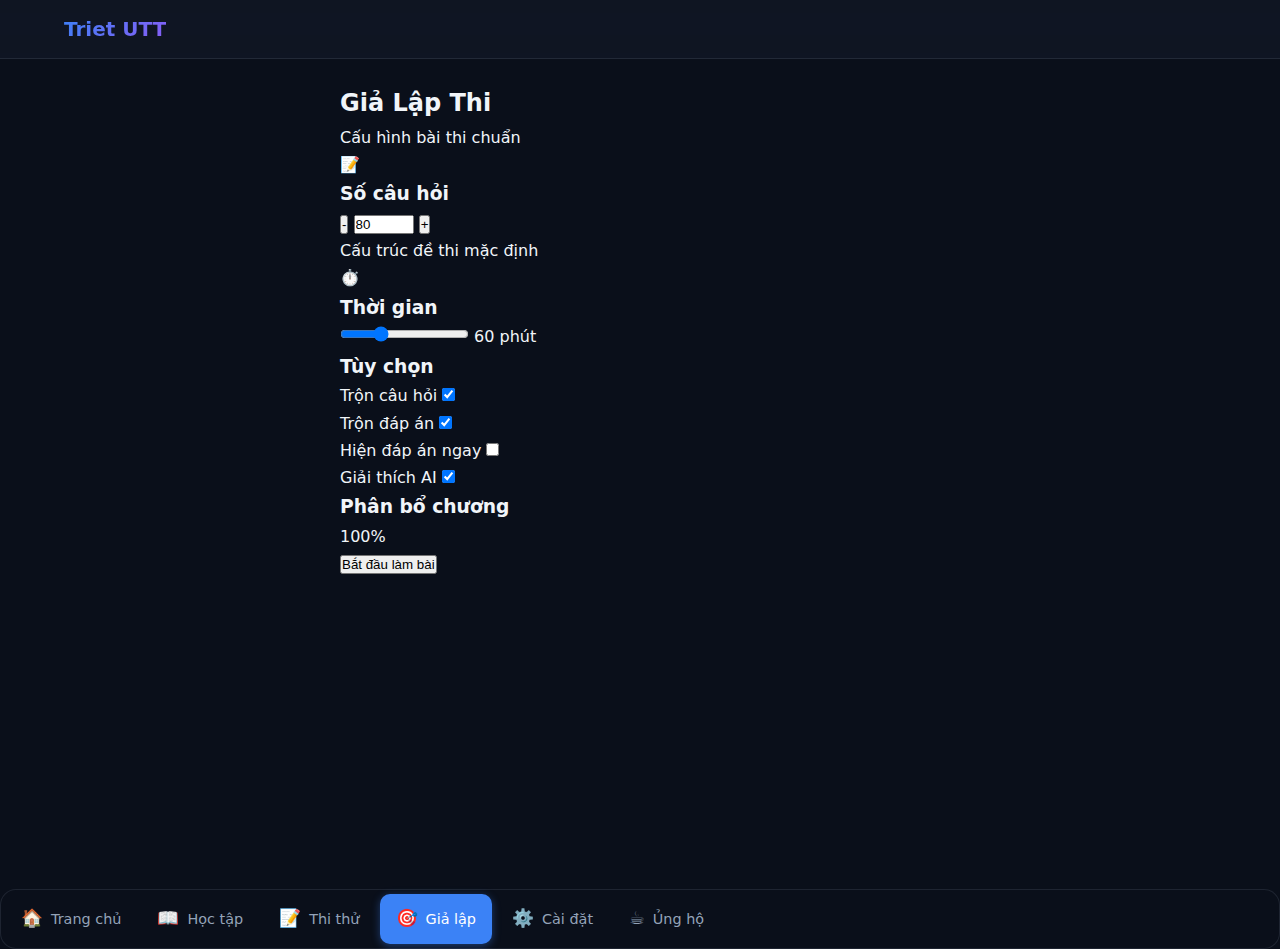
<file: simulation.html>
<!DOCTYPE html>
<html lang="vi" data-theme="dark">

<head>
    <meta charset="UTF-8">
    <meta name="viewport" content="width=device-width, initial-scale=1.0">
    <title>Giả Lập Thi | Triet UTT</title>
    <meta name="description" content="Triet UTT - Giả lập thi thật với cấu hình tùy chỉnh">
    <link rel="preconnect" href="https://fonts.googleapis.com">
    <link rel="preconnect" href="https://fonts.gstatic.com" crossorigin>
    <link href="https://fonts.googleapis.com/css2?family=Roboto:wght@400;500;700&display=swap" rel="stylesheet">
    <link rel="stylesheet" href="css/common.css?v=2025122905">
    <link rel="stylesheet" href="css/m3-design-system.css?v=2025122905">
    <link rel="stylesheet" href="css/exam.css?v=2025122905">
    <link rel="stylesheet" href="css/simulation.css?v=2025122905">
</head>

<body>
    <!-- Header Navigation -->
    <header class="main-header">
        <div class="header-content">
            <a href="index.html" class="logo header-logo-centered" id="header-logo">
                <span class="logo-text">Triet UTT</span>
            </a>
        </div>
    </header>

    <main class="main-content">
        <div class="container">
            <!-- Config Screen -->
            <!-- Apple-style Config Screen -->
            <div class="simulation-config" id="simulation-config">
                <div class="ios-header">
                    <h2 class="ios-title">Giả Lập Thi</h2>
                    <p class="ios-subtitle">Cấu hình bài thi chuẩn</p>
                </div>

                <div class="bento-grid">
                    <!-- MAIN CARD: Total Questions -->
                    <div class="bento-card large hero-stat">
                        <div class="card-icon-bg">📝</div>
                        <div class="card-content">
                            <h3>Số câu hỏi</h3>
                            <div class="ios-stepper">
                                <button class="stepper-btn"
                                    onclick="document.getElementById('sim-total-questions').stepDown(5); document.getElementById('sim-total-questions').dispatchEvent(new Event('input'))">-</button>
                                <input type="number" id="sim-total-questions" value="80" min="10" max="200" readonly>
                                <button class="stepper-btn"
                                    onclick="document.getElementById('sim-total-questions').stepUp(5); document.getElementById('sim-total-questions').dispatchEvent(new Event('input'))">+</button>
                            </div>
                            <span class="sub-text">Cấu trúc đề thi mặc định</span>
                        </div>
                    </div>

                    <!-- CARD: Time Limit -->
                    <div class="bento-card medium time-card">
                        <div class="card-icon-bg">⏱️</div>
                        <div class="card-content">
                            <h3>Thời gian</h3>
                            <div class="time-selector">
                                <input type="range" id="sim-time-limit" min="10" max="180" value="60" step="5">
                                <span class="time-display"><span id="time-display-val">60</span> phút</span>
                            </div>
                        </div>
                    </div>

                    <!-- CARD: Settings List (iOS Style) -->
                    <div class="bento-card tall settings-card">
                        <h3>Tùy chọn</h3>
                        <div class="ios-list">
                            <div class="ios-item">
                                <span class="ios-label">Trộn câu hỏi</span>
                                <label class="ios-switch">
                                    <input type="checkbox" id="sim-shuffle-questions" checked>
                                    <span class="slider"></span>
                                </label>
                            </div>
                            <div class="ios-item">
                                <span class="ios-label">Trộn đáp án</span>
                                <label class="ios-switch">
                                    <input type="checkbox" id="sim-shuffle-answers" checked>
                                    <span class="slider"></span>
                                </label>
                            </div>
                            <div class="ios-item">
                                <span class="ios-label">Hiện đáp án ngay</span>
                                <label class="ios-switch">
                                    <input type="checkbox" id="sim-show-answer-immediately">
                                    <span class="slider"></span>
                                </label>
                            </div>
                            <div class="ios-item">
                                <span class="ios-label">Giải thích AI</span>
                                <label class="ios-switch">
                                    <input type="checkbox" id="sim-show-ai-explanation" checked>
                                    <span class="slider"></span>
                                </label>
                            </div>
                        </div>
                    </div>

                    <!-- CARD: Distribution (Full Width) -->
                    <div class="bento-card full distribution-card">
                        <div class="card-header">
                            <h3>Phân bổ chương</h3>
                            <span class="badge-soft" id="sim-total-percent">100%</span>
                        </div>
                        <div class="chapter-distribution" id="chapter-distribution-container">
                            <!-- Rendered by JS -->
                        </div>
                        <p class="warning-text hidden" id="dist-warning">⚠️ Tổng tỉ lệ phải bằng 100%</p>
                    </div>

                    <!-- ACTION: Start Button -->
                    <div class="bento-action">
                        <button class="ios-btn-primary press-effect" id="start-simulation-btn">
                            Bắt đầu làm bài
                        </button>
                    </div>
                </div>
            </div>

            <!-- Exam Screen -->
            <div class="simulation-exam hidden" id="simulation-exam">
                <div class="sim-exam-header">
                    <div class="sim-timer" id="sim-timer">
                        <span class="timer-icon">⏱️</span>
                        <span class="timer-value" id="sim-timer-value">60:00</span>
                    </div>
                    <div class="sim-progress-info">
                        <span>Câu <span id="sim-current">1</span>/<span id="sim-total">80</span></span>
                    </div>
                    <button class="sim-submit-btn" id="sim-submit-btn">
                        Nộp bài
                    </button>
                </div>

                <div class="sim-exam-progress">
                    <div class="progress-bar">
                        <div class="progress-fill" id="sim-progress"></div>
                    </div>
                </div>

                <div class="sim-question-nav" id="sim-question-nav">
                    <!-- Question navigation buttons will be rendered here -->
                </div>

                <div class="sim-question-container" id="sim-question-container">
                    <div class="question-header">
                        <span class="question-number" id="sim-question-number">Câu 1</span>
                    </div>
                    <div class="question-text" id="sim-question-text">
                        Đang tải câu hỏi...
                    </div>
                    <div class="options" id="sim-options">
                        <!-- Options rendered here -->
                    </div>

                    <!-- Explanation (shown if immediate feedback enabled) -->
                    <div id="sim-explanation" class="hidden"></div>
                </div>

                <div class="sim-nav-buttons">
                    <button class="sim-nav-btn" id="sim-prev-btn" disabled>
                        ← Câu trước
                    </button>
                    <button class="sim-nav-btn" id="sim-next-btn">
                        Câu sau →
                    </button>
                </div>
            </div>

            <!-- Result Screen -->
            <div class="simulation-result hidden" id="simulation-result">
                <div class="result-header">
                    <div class="result-emoji" id="sim-result-emoji">🎉</div>
                    <h2>Kết quả bài thi</h2>
                </div>

                <div class="result-score-circle">
                    <div class="score-circle" id="sim-score-circle">
                        <span class="score-value" id="sim-result-score">0</span>
                        <span class="score-label">điểm</span>
                    </div>
                </div>

                <div class="result-stats">
                    <div class="stat-item correct">
                        <span class="stat-value" id="sim-result-correct">0</span>
                        <span class="stat-label">Đúng</span>
                    </div>
                    <div class="stat-item incorrect">
                        <span class="stat-value" id="sim-result-incorrect">0</span>
                        <span class="stat-label">Sai</span>
                    </div>
                    <div class="stat-item skipped">
                        <span class="stat-value" id="sim-result-skipped">0</span>
                        <span class="stat-label">Bỏ qua</span>
                    </div>
                </div>

                <div class="result-time">
                    <span class="time-icon">⏱️</span>
                    <span>Thời gian làm bài: <strong id="sim-result-time">00:00</strong></span>
                </div>

                <div class="result-actions">
                    <button class="action-btn" id="sim-review-btn">
                        📝 Xem lại đáp án
                    </button>
                    <button class="action-btn primary" id="sim-retry-btn">
                        🔄 Thi lại
                    </button>
                </div>
            </div>
        </div>
    </main>

    <!-- Footer moved to Settings tab -->

    <!-- Floating Navigation Dock (Moved from Header) -->
    <nav class="main-nav">
        <a href="index.html" class="nav-tab">
            <span class="tab-icon">🏠</span>
            <span class="tab-text">Trang chủ</span>
        </a>
        <a href="study.html" class="nav-tab">
            <span class="tab-icon">📖</span>
            <span class="tab-text">Học tập</span>
        </a>
        <a href="exam.html" class="nav-tab">
            <span class="tab-icon">📝</span>
            <span class="tab-text">Thi thử</span>
        </a>
        <a href="simulation.html" class="nav-tab active">
            <span class="tab-icon">🎯</span>
            <span class="tab-text">Giả lập</span>
        </a>
        <a href="settings.html" class="nav-tab">
            <span class="tab-icon">⚙️</span>
            <span class="tab-text">Cài đặt</span>
        </a>
    </nav>

    <script src="js/common.js?v=2025122905"></script>
    <script src="js/simulation.js?v=2025122905"></script>
</body>

</html>
</file>
<file: deploy/style.css>
/* ===== CSS Variables - Academic Theme ===== */
:root {
    /* Dark Mode (Default) */
    --bg-primary: #0a0f1a;
    --bg-secondary: #111827;
    --bg-card: rgba(17, 24, 39, 0.95);
    --bg-hover: rgba(30, 41, 59, 0.8);
    --text-primary: #f1f5f9;
    --text-secondary: #94a3b8;
    --text-muted: #64748b;
    --accent: #3b82f6;
    --accent-hover: #60a5fa;
    --accent-light: rgba(59, 130, 246, 0.15);
    --correct: #10b981;
    --correct-bg: rgba(16, 185, 129, 0.15);
    --incorrect: #ef4444;
    --incorrect-bg: rgba(239, 68, 68, 0.15);
    --warning: #f59e0b;
    --border: rgba(148, 163, 184, 0.15);
    --shadow: 0 10px 40px rgba(0, 0, 0, 0.4);
    --shadow-sm: 0 4px 12px rgba(0, 0, 0, 0.2);
    --radius: 16px;
    --radius-sm: 10px;
    --radius-xs: 6px;
    --transition: all 0.3s cubic-bezier(0.4, 0, 0.2, 1);
    --font: 'Inter', system-ui, -apple-system, sans-serif;
}

/* Light Mode */
[data-theme="light"] {
    --bg-primary: #f8fafc;
    --bg-secondary: #ffffff;
    --bg-card: rgba(255, 255, 255, 0.98);
    --bg-hover: rgba(241, 245, 249, 0.9);
    --text-primary: #0f172a;
    --text-secondary: #475569;
    --text-muted: #94a3b8;
    --border: rgba(15, 23, 42, 0.1);
    --shadow: 0 10px 40px rgba(0, 0, 0, 0.08);
    --shadow-sm: 0 4px 12px rgba(0, 0, 0, 0.05);
}

/* ===== Reset & Base ===== */
* {
    margin: 0;
    padding: 0;
    box-sizing: border-box;
}

html {
    scroll-behavior: smooth;
}

body {
    font-family: var(--font);
    background: var(--bg-primary);
    color: var(--text-primary);
    min-height: 100vh;
    line-height: 1.7;
    font-size: 16px;
}

.container {
    max-width: 900px;
    margin: 0 auto;
    padding: 24px;
}

/* ===== Main Header ===== */
.main-header {
    position: sticky;
    top: 0;
    z-index: 100;
    background: var(--bg-secondary);
    border-bottom: 1px solid var(--border);
    backdrop-filter: blur(20px);
}

.header-content {
    max-width: 1200px;
    margin: 0 auto;
    padding: 12px 24px;
    display: flex;
    align-items: center;
    justify-content: space-between;
    gap: 16px;
}

.logo {
    font-size: 1.25rem;
    font-weight: 700;
    background: linear-gradient(135deg, var(--accent) 0%, #8b5cf6 100%);
    -webkit-background-clip: text;
    -webkit-text-fill-color: transparent;
    background-clip: text;
    white-space: nowrap;
}

/* Navigation Tabs */
.main-nav {
    display: flex;
    gap: 4px;
    background: var(--bg-primary);
    padding: 4px;
    border-radius: var(--radius);
}

.nav-tab {
    display: flex;
    align-items: center;
    gap: 8px;
    padding: 10px 16px;
    border: none;
    background: transparent;
    color: var(--text-secondary);
    font-size: 0.9rem;
    font-weight: 500;
    font-family: var(--font);
    cursor: pointer;
    border-radius: var(--radius-sm);
    transition: var(--transition);
}

.nav-tab:hover {
    background: var(--bg-hover);
    color: var(--text-primary);
}

.nav-tab.active {
    background: var(--accent);
    color: white;
}

.tab-icon {
    font-size: 1.1rem;
}

.theme-toggle {
    width: 44px;
    height: 44px;
    border-radius: 50%;
    border: 1px solid var(--border);
    background: var(--bg-card);
    cursor: pointer;
    display: flex;
    align-items: center;
    justify-content: center;
    font-size: 1.2rem;
    transition: var(--transition);
    flex-shrink: 0;
}

.theme-toggle:hover {
    transform: rotate(20deg) scale(1.05);
    border-color: var(--accent);
}

/* ===== Tab Content ===== */
.main-content {
    min-height: calc(100vh - 70px);
}

.tab-content {
    display: none;
    animation: fadeIn 0.3s ease;
}

.tab-content.active {
    display: block;
}

@keyframes fadeIn {
    from {
        opacity: 0;
        transform: translateY(10px);
    }

    to {
        opacity: 1;
        transform: translateY(0);
    }
}

/* ===== DASHBOARD ===== */
.dashboard-header {
    text-align: center;
    margin-bottom: 32px;
}

.dashboard-header h2 {
    font-size: 1.8rem;
    font-weight: 700;
    margin-bottom: 8px;
}

.subtitle {
    color: var(--text-secondary);
    font-size: 1rem;
}

/* Chapter Grid */
.chapter-grid {
    display: grid;
    grid-template-columns: repeat(auto-fit, minmax(260px, 1fr));
    gap: 20px;
    margin-bottom: 32px;
}

.chapter-card {
    background: var(--bg-card);
    border: 1px solid var(--border);
    border-radius: var(--radius);
    padding: 28px;
    text-align: center;
    cursor: pointer;
    transition: var(--transition);
    position: relative;
    overflow: hidden;
}

.chapter-card::before {
    content: '';
    position: absolute;
    top: 0;
    left: 0;
    right: 0;
    height: 4px;
    background: linear-gradient(90deg, var(--accent), #8b5cf6);
    opacity: 0;
    transition: var(--transition);
}

.chapter-card:hover {
    transform: translateY(-4px);
    border-color: var(--accent);
    box-shadow: var(--shadow);
}

.chapter-card:hover::before {
    opacity: 1;
}

.chapter-icon {
    font-size: 3rem;
    margin-bottom: 12px;
}

.chapter-card h3 {
    font-size: 1.3rem;
    font-weight: 700;
    margin-bottom: 8px;
}

.chapter-title {
    color: var(--text-secondary);
    font-size: 0.9rem;
    margin-bottom: 16px;
    min-height: 40px;
}

.chapter-stats {
    margin-bottom: 16px;
}

.stat-badge {
    display: inline-block;
    padding: 6px 14px;
    background: var(--accent-light);
    color: var(--accent);
    border-radius: 20px;
    font-size: 0.85rem;
    font-weight: 600;
}

.chapter-btn {
    width: 100%;
    padding: 12px;
    background: var(--accent);
    color: white;
    border: none;
    border-radius: var(--radius-sm);
    font-size: 0.95rem;
    font-weight: 600;
    font-family: var(--font);
    cursor: pointer;
    transition: var(--transition);
}

.chapter-btn:hover {
    background: var(--accent-hover);
    transform: scale(1.02);
}

/* Dashboard Actions */
.dashboard-actions {
    text-align: center;
    margin-bottom: 40px;
}

.action-btn-large {
    display: inline-flex;
    align-items: center;
    gap: 12px;
    padding: 18px 36px;
    background: linear-gradient(135deg, var(--accent), #8b5cf6);
    color: white;
    border: none;
    border-radius: var(--radius);
    font-size: 1.1rem;
    font-weight: 600;
    font-family: var(--font);
    cursor: pointer;
    transition: var(--transition);
    box-shadow: 0 4px 20px rgba(59, 130, 246, 0.4);
}

.action-btn-large:hover {
    transform: translateY(-3px);
    box-shadow: 0 8px 30px rgba(59, 130, 246, 0.5);
}

.btn-icon {
    font-size: 1.3rem;
}

/* Quick Stats */
.quick-stats {
    display: flex;
    justify-content: center;
    gap: 40px;
    padding: 24px;
    background: var(--bg-card);
    border-radius: var(--radius);
    border: 1px solid var(--border);
}

.quick-stat {
    text-align: center;
}

.quick-stat-value {
    display: block;
    font-size: 2rem;
    font-weight: 800;
    color: var(--accent);
}

.quick-stat-label {
    font-size: 0.85rem;
    color: var(--text-secondary);
}

/* ===== SMART STUDY ===== */
.study-header {
    display: flex;
    justify-content: space-between;
    align-items: center;
    margin-bottom: 24px;
    flex-wrap: wrap;
    gap: 16px;
}

.study-header h2 {
    font-size: 1.5rem;
}

.study-controls select {
    padding: 10px 16px;
    border-radius: var(--radius-sm);
    border: 1px solid var(--border);
    background: var(--bg-card);
    color: var(--text-primary);
    font-family: var(--font);
    font-size: 0.95rem;
    cursor: pointer;
}

.study-tabs {
    display: flex;
    gap: 8px;
    margin-bottom: 24px;
    flex-wrap: wrap;
}

.study-tab {
    padding: 12px 20px;
    background: var(--bg-card);
    border: 1px solid var(--border);
    border-radius: var(--radius-sm);
    color: var(--text-secondary);
    font-family: var(--font);
    font-size: 0.95rem;
    cursor: pointer;
    transition: var(--transition);
}

.study-tab:hover {
    border-color: var(--accent);
    color: var(--text-primary);
}

.study-tab.active {
    background: var(--accent);
    color: white;
    border-color: var(--accent);
}

.study-view {
    display: none;
}

.study-view.active {
    display: block;
}

.loading-text {
    text-align: center;
    color: var(--text-secondary);
    padding: 40px;
}

/* Timeline */
.timeline-container {
    position: relative;
    padding-left: 30px;
}

.timeline-container::before {
    content: '';
    position: absolute;
    left: 8px;
    top: 0;
    bottom: 0;
    width: 3px;
    background: linear-gradient(180deg, var(--accent), #8b5cf6);
    border-radius: 2px;
}

.timeline-item {
    position: relative;
    padding: 20px;
    background: var(--bg-card);
    border: 1px solid var(--border);
    border-radius: var(--radius-sm);
    margin-bottom: 20px;
    margin-left: 20px;
}

.timeline-item::before {
    content: '';
    position: absolute;
    left: -28px;
    top: 24px;
    width: 14px;
    height: 14px;
    background: var(--accent);
    border-radius: 50%;
    border: 3px solid var(--bg-primary);
}

.timeline-date {
    display: inline-block;
    padding: 4px 12px;
    background: var(--accent-light);
    color: var(--accent);
    border-radius: 12px;
    font-size: 0.85rem;
    font-weight: 600;
    margin-bottom: 8px;
}

.timeline-text {
    color: var(--text-primary);
    font-size: 0.95rem;
    line-height: 1.6;
}

/* Comparison Tables */
.compare-table {
    background: var(--bg-card);
    border: 1px solid var(--border);
    border-radius: var(--radius);
    overflow: hidden;
    margin-bottom: 24px;
}

.compare-header {
    display: grid;
    grid-template-columns: 1fr 1fr;
    background: linear-gradient(135deg, var(--accent), #8b5cf6);
}

.compare-header span {
    padding: 14px 20px;
    color: white;
    font-weight: 600;
    text-align: center;
}

.compare-row {
    display: grid;
    grid-template-columns: 1fr 1fr;
    border-top: 1px solid var(--border);
}

.compare-cell {
    padding: 16px 20px;
    font-size: 0.95rem;
    line-height: 1.6;
}

.compare-cell:first-child {
    border-right: 1px solid var(--border);
    background: rgba(59, 130, 246, 0.05);
}

.compare-cell:last-child {
    background: rgba(139, 92, 246, 0.05);
}

/* Keywords */
.keywords-cloud {
    display: flex;
    flex-wrap: wrap;
    gap: 12px;
    padding: 20px;
    background: var(--bg-card);
    border: 1px solid var(--border);
    border-radius: var(--radius);
}

.keyword-tag {
    padding: 8px 16px;
    background: var(--accent-light);
    color: var(--accent);
    border-radius: 20px;
    font-size: 0.9rem;
    font-weight: 500;
    cursor: pointer;
    transition: var(--transition);
}

.keyword-tag:hover {
    background: var(--accent);
    color: white;
    transform: scale(1.05);
}

.keyword-tag.large {
    font-size: 1.1rem;
    padding: 10px 20px;
}

/* ===== STUDY TOPICS (Tree Layout) ===== */
.topics-container {
    display: flex;
    flex-direction: column;
    gap: 24px;
}

.study-section {
    margin-bottom: 20px;
}

.section-title {
    font-size: 1.4rem;
    font-weight: 700;
    color: var(--accent);
    margin-bottom: 20px;
    padding-left: 16px;
    border-left: 5px solid var(--accent);
    line-height: 1.2;
    background: linear-gradient(90deg, var(--bg-hover) 0%, transparent 100%);
    padding-top: 8px;
    padding-bottom: 8px;
    border-radius: 0 var(--radius-sm) var(--radius-sm) 0;
}

.section-content {
    display: flex;
    flex-direction: column;
    gap: 24px;
    padding-left: 10px;
    border-left: 2px dashed var(--border);
    /* Tree line */
    margin-left: 10px;
    padding-bottom: 10px;
}

/* Connect topic cards to the tree line */
.section-content .topic-card {
    position: relative;
    margin-left: 24px;
}

.section-content .topic-card::before {
    content: '';
    position: absolute;
    left: -36px;
    /* Reach back to the dashed line */
    top: 40px;
    width: 36px;
    height: 2px;
    background: var(--border);
    transition: var(--transition);
}

.section-content .topic-card::after {
    content: '';
    position: absolute;
    left: -41px;
    top: 35px;
    width: 12px;
    height: 12px;
    background: var(--bg-card);
    border: 3px solid var(--text-muted);
    /* Inactive dot */
    border-radius: 50%;
    transition: var(--transition);
    z-index: 1;
}

.section-content .topic-card:hover::before {
    background: var(--accent);
}

.section-content .topic-card:hover::after {
    border-color: var(--accent);
    background: var(--accent);
    transform: scale(1.2);
}

.topic-card {
    background: var(--bg-card);
    border: 1px solid var(--border);
    border-radius: var(--radius);
    overflow: hidden;
    transition: var(--transition);
}


.topic-card:hover {
    border-color: var(--accent);
    box-shadow: var(--shadow);
}

.topic-header {
    padding: 20px 24px;
    background: linear-gradient(135deg, rgba(59, 130, 246, 0.1), rgba(139, 92, 246, 0.1));
    border-bottom: 1px solid var(--border);
    display: flex;
    justify-content: space-between;
    align-items: center;
    flex-wrap: wrap;
    gap: 12px;
}

.header-left {
    display: flex;
    align-items: center;
    gap: 12px;
}

.ai-badge {
    background: linear-gradient(90deg, #FFD700, #FFA500);
    color: #000;
    padding: 4px 10px;
    border-radius: 20px;
    font-size: 0.75rem;
    font-weight: 700;
    text-transform: uppercase;
    box-shadow: 0 0 10px rgba(255, 215, 0, 0.4);
    animation: glow 2s infinite alternate;
}

@keyframes glow {
    from {
        box-shadow: 0 0 5px rgba(255, 215, 0, 0.4);
    }

    to {
        box-shadow: 0 0 15px rgba(255, 215, 0, 0.8);
    }
}

.topic-chapter {
    display: inline-block;
    padding: 4px 12px;
    background: var(--accent);
    color: white;
    border-radius: 12px;
    font-size: 0.75rem;
    font-weight: 600;
}

.topic-title {
    font-size: 1.2rem;
    font-weight: 700;
    color: var(--text-primary);
}

.topic-video {
    padding: 0;
    border-bottom: 1px solid var(--border);
    background: #000;
}

.video-container {
    position: relative;
    padding-bottom: 56.25%;
    /* 16:9 ratio */
    height: 0;
    overflow: hidden;
}

.video-container iframe {
    position: absolute;
    top: 0;
    left: 0;
    width: 100%;
    height: 100%;
}

.topic-theory,
.topic-tips,
.topic-questions {
    padding: 20px 24px;
    border-bottom: 1px solid var(--border);
}

.topic-questions {
    border-bottom: none;
}

.topic-theory h4,
.topic-tips h4,
.topic-questions h4 {
    font-size: 0.95rem;
    font-weight: 600;
    margin-bottom: 12px;
    color: var(--text-primary);
}

.topic-theory p {
    color: var(--text-secondary);
    line-height: 1.8;
    font-size: 0.95rem;
}

.topic-tips ul {
    list-style: none;
    padding: 0;
    margin: 0;
    display: flex;
    flex-direction: column;
    gap: 10px;
}

.topic-tips li {
    padding: 12px 16px;
    background: rgba(245, 158, 11, 0.1);
    border-left: 3px solid var(--warning);
    border-radius: 0 var(--radius-sm) var(--radius-sm) 0;
    font-size: 0.9rem;
    line-height: 1.6;
    color: var(--text-primary);
}

.topic-tips li b {
    color: var(--warning);
    font-weight: 700;
}

.questions-preview {
    background: var(--bg-secondary);
    border-radius: var(--radius-sm);
    padding: 12px;
    margin-bottom: 16px;
}

.question-preview-item {
    display: flex;
    gap: 12px;
    padding: 10px 12px;
    border-bottom: 1px solid var(--border);
}

.question-preview-item:last-child {
    border-bottom: none;
}

.q-num {
    font-weight: 600;
    color: var(--accent);
    white-space: nowrap;
    font-size: 0.85rem;
}

.q-text {
    color: var(--text-secondary);
    font-size: 0.85rem;
    line-height: 1.5;
}

.more-questions {
    text-align: center;
    color: var(--text-muted);
    font-size: 0.85rem;
    padding: 8px;
    margin: 0;
}

.practice-btn {
    width: 100%;
    padding: 14px 20px;
    background: linear-gradient(135deg, var(--accent), #8b5cf6);
    border: none;
    border-radius: var(--radius-sm);
    color: white;
    font-size: 1rem;
    font-weight: 600;
    font-family: var(--font);
    cursor: pointer;
    transition: var(--transition);
}

.practice-btn:hover {
    transform: translateY(-2px);
    box-shadow: 0 8px 20px rgba(59, 130, 246, 0.4);
}

.no-questions {
    color: var(--text-muted);
    font-size: 0.9rem;
    text-align: center;
    padding: 20px;
}

/* Responsive Study Topics */
@media (max-width: 768px) {

    .topic-header,
    .topic-theory,
    .topic-tips,
    .topic-questions {
        padding: 16px;
    }

    .topic-title {
        font-size: 1.1rem;
    }
}


/* ===== FLASHCARD ===== */
.flashcard-header {
    display: flex;
    justify-content: space-between;
    align-items: center;
    margin-bottom: 20px;
    flex-wrap: wrap;
    gap: 16px;
}

.flashcard-header h2 {
    font-size: 1.5rem;
}

.flashcard-controls {
    display: flex;
    gap: 12px;
    align-items: center;
}

.flashcard-controls select {
    padding: 10px 16px;
    border-radius: var(--radius-sm);
    border: 1px solid var(--border);
    background: var(--bg-card);
    color: var(--text-primary);
    font-family: var(--font);
}

.control-btn {
    padding: 10px 16px;
    background: var(--bg-card);
    border: 1px solid var(--border);
    border-radius: var(--radius-sm);
    color: var(--text-primary);
    font-family: var(--font);
    cursor: pointer;
    transition: var(--transition);
}

.control-btn:hover {
    border-color: var(--accent);
    background: var(--accent-light);
}

.flashcard-progress {
    display: flex;
    align-items: center;
    gap: 16px;
    margin-bottom: 32px;
}

.flashcard-progress .progress-bar {
    flex: 1;
    height: 8px;
    background: var(--bg-secondary);
    border-radius: 4px;
    overflow: hidden;
}

.flashcard-progress .progress-fill {
    height: 100%;
    background: linear-gradient(90deg, var(--accent), #8b5cf6);
    transition: width 0.3s ease;
}

.progress-text {
    color: var(--text-secondary);
    font-size: 0.9rem;
    white-space: nowrap;
}

/* Flashcard 3D */
.flashcard-wrapper {
    perspective: 1000px;
    margin-bottom: 32px;
}

.flashcard {
    width: 100%;
    max-width: 600px;
    height: 350px;
    margin: 0 auto;
    cursor: pointer;
    position: relative;
}

.flashcard-inner {
    width: 100%;
    height: 100%;
    position: relative;
    transform-style: preserve-3d;
    transition: transform 0.6s cubic-bezier(0.4, 0, 0.2, 1);
}

.flashcard.flipped .flashcard-inner {
    transform: rotateY(180deg);
}

.flashcard-front,
.flashcard-back {
    position: absolute;
    width: 100%;
    height: 100%;
    backface-visibility: hidden;
    display: flex;
    flex-direction: column;
    justify-content: center;
    align-items: center;
    padding: 32px;
    border-radius: var(--radius);
    border: 1px solid var(--border);
    text-align: center;
}

.flashcard-front {
    background: var(--bg-card);
}

.flashcard-back {
    background: linear-gradient(135deg, var(--accent), #8b5cf6);
    color: white;
    transform: rotateY(180deg);
}

.flashcard-label {
    position: absolute;
    top: 16px;
    left: 16px;
    padding: 4px 12px;
    background: rgba(255, 255, 255, 0.1);
    border-radius: 12px;
    font-size: 0.8rem;
    font-weight: 500;
}

.flashcard-front .flashcard-label {
    background: var(--accent-light);
    color: var(--accent);
}

#flashcard-question {
    font-size: 1.15rem;
    line-height: 1.8;
}

.answer-letter {
    width: 60px;
    height: 60px;
    background: rgba(255, 255, 255, 0.2);
    border-radius: 50%;
    display: flex;
    align-items: center;
    justify-content: center;
    font-size: 1.8rem;
    font-weight: 800;
    margin-bottom: 16px;
}

#flashcard-answer {
    font-size: 1.1rem;
    line-height: 1.6;
}

/* Flashcard Actions */
.flashcard-actions {
    display: flex;
    justify-content: center;
    gap: 20px;
    margin-bottom: 20px;
}

.flashcard-btn {
    display: flex;
    align-items: center;
    gap: 10px;
    padding: 16px 32px;
    border: none;
    border-radius: var(--radius-sm);
    font-size: 1rem;
    font-weight: 600;
    font-family: var(--font);
    cursor: pointer;
    transition: var(--transition);
}

.flashcard-btn.forgot {
    background: var(--incorrect-bg);
    color: var(--incorrect);
    border: 1px solid var(--incorrect);
}

.flashcard-btn.forgot:hover {
    background: var(--incorrect);
    color: white;
}

.flashcard-btn.remembered {
    background: var(--correct-bg);
    color: var(--correct);
    border: 1px solid var(--correct);
}

.flashcard-btn.remembered:hover {
    background: var(--correct);
    color: white;
}

.flashcard-hint {
    text-align: center;
    color: var(--text-muted);
    font-size: 0.85rem;
}

/* ===== EXAM MODE ===== */
.exam-header {
    display: flex;
    justify-content: space-between;
    align-items: flex-start;
    margin-bottom: 20px;
    flex-wrap: wrap;
    gap: 16px;
}

.exam-info h2 {
    font-size: 1.5rem;
    margin-bottom: 12px;
}

.exam-controls {
    display: flex;
    gap: 16px;
    align-items: center;
    flex-wrap: wrap;
}

.exam-controls select {
    padding: 10px 16px;
    border-radius: var(--radius-sm);
    border: 1px solid var(--border);
    background: var(--bg-card);
    color: var(--text-primary);
    font-family: var(--font);
}

.toggle-inline {
    display: flex;
    align-items: center;
    gap: 8px;
    color: var(--text-secondary);
    font-size: 0.9rem;
    cursor: pointer;
}

.toggle-inline input {
    width: 18px;
    height: 18px;
    accent-color: var(--accent);
}

.exam-score {
    text-align: right;
}

.exam-score .score-label {
    color: var(--text-secondary);
    font-size: 0.9rem;
    display: block;
}

.exam-score .score-value {
    font-size: 2.5rem;
    font-weight: 800;
    color: var(--accent);
}

.exam-progress {
    margin-bottom: 24px;
}

.exam-progress .progress-bar {
    height: 6px;
    background: var(--bg-secondary);
    border-radius: 3px;
    overflow: hidden;
    margin-bottom: 8px;
}

.exam-progress .progress-fill {
    height: 100%;
    background: linear-gradient(90deg, var(--accent), #8b5cf6);
    transition: width 0.3s ease;
}

.progress-info {
    display: flex;
    justify-content: space-between;
    font-size: 0.9rem;
    color: var(--text-secondary);
}

.exam-stats {
    display: flex;
    gap: 16px;
}

.exam-stats .correct {
    color: var(--correct);
    font-weight: 600;
}

.exam-stats .incorrect {
    color: var(--incorrect);
    font-weight: 600;
}

/* Question Container */
.question-container {
    background: var(--bg-card);
    border-radius: var(--radius);
    padding: 28px;
    margin-bottom: 20px;
    border: 1px solid var(--border);
    box-shadow: var(--shadow-sm);
}

.question-container.shake {
    animation: shake 0.5s ease-in-out;
}

@keyframes shake {

    0%,
    100% {
        transform: translateX(0);
    }

    20% {
        transform: translateX(-10px);
    }

    40% {
        transform: translateX(10px);
    }

    60% {
        transform: translateX(-6px);
    }

    80% {
        transform: translateX(6px);
    }
}

.question-header {
    display: flex;
    justify-content: space-between;
    align-items: center;
    margin-bottom: 16px;
}

.question-number {
    padding: 6px 14px;
    background: var(--accent-light);
    color: var(--accent);
    border-radius: 20px;
    font-size: 0.9rem;
    font-weight: 600;
}

.hint-btn {
    padding: 8px 16px;
    background: var(--warning);
    color: #1a1a1a;
    border: none;
    border-radius: var(--radius-xs);
    font-size: 0.9rem;
    font-weight: 600;
    font-family: var(--font);
    cursor: pointer;
    transition: var(--transition);
}

.hint-btn:hover {
    transform: scale(1.05);
    box-shadow: 0 4px 12px rgba(245, 158, 11, 0.4);
}

.hint-btn.used {
    background: var(--text-muted);
    cursor: default;
}

.question-text {
    font-size: 1.15rem;
    line-height: 1.8;
    margin-bottom: 24px;
}

.question-text .highlight {
    background: rgba(245, 158, 11, 0.3);
    padding: 2px 6px;
    border-radius: 4px;
    font-weight: 600;
}

/* Options */
.options {
    display: flex;
    flex-direction: column;
    gap: 12px;
}

.option {
    padding: 16px 20px;
    background: var(--bg-secondary);
    border: 2px solid var(--border);
    border-radius: var(--radius-sm);
    cursor: pointer;
    transition: var(--transition);
    display: flex;
    align-items: flex-start;
    gap: 14px;
}

.option:hover:not(.disabled) {
    border-color: var(--accent);
    transform: translateX(4px);
    background: var(--bg-hover);
}

.option.correct {
    border-color: var(--correct) !important;
    background: var(--correct-bg) !important;
}

.option.incorrect {
    border-color: var(--incorrect) !important;
    background: var(--incorrect-bg) !important;
}

.option.disabled {
    cursor: default;
    pointer-events: none;
}

.option-letter {
    width: 32px;
    height: 32px;
    background: var(--border);
    border-radius: 8px;
    display: flex;
    align-items: center;
    justify-content: center;
    font-weight: 700;
    flex-shrink: 0;
}

.option.correct .option-letter {
    background: var(--correct);
    color: white;
}

.option.incorrect .option-letter {
    background: var(--incorrect);
    color: white;
}

.option-text {
    flex: 1;
    padding-top: 4px;
}

.option-text .highlight {
    background: rgba(245, 158, 11, 0.3);
    padding: 2px 4px;
    border-radius: 3px;
}

.option-icon {
    font-size: 1.3rem;
    margin-left: auto;
}

/* Continue Button */
.continue-btn {
    margin-top: 20px;
    width: 100%;
    padding: 16px;
    background: linear-gradient(135deg, var(--accent), #8b5cf6);
    border: none;
    border-radius: var(--radius-sm);
    color: white;
    font-size: 1.1rem;
    font-weight: 600;
    font-family: var(--font);
    cursor: pointer;
    transition: var(--transition);
}

.continue-btn:hover {
    transform: translateY(-2px);
    box-shadow: 0 8px 20px rgba(59, 130, 246, 0.4);
}

.continue-btn.hidden {
    display: none;
}

.key-hint {
    opacity: 0.7;
    font-weight: 400;
    font-size: 0.9rem;
}

.exam-actions {
    text-align: center;
}

.action-btn {
    padding: 12px 24px;
    background: var(--bg-card);
    border: 1px solid var(--border);
    border-radius: var(--radius-sm);
    color: var(--text-primary);
    font-size: 0.95rem;
    font-weight: 500;
    font-family: var(--font);
    cursor: pointer;
    transition: var(--transition);
}

.action-btn:hover {
    border-color: var(--accent);
    background: var(--accent-light);
}

.action-btn.primary {
    background: var(--accent);
    border-color: var(--accent);
    color: white;
}

.action-btn.primary:hover {
    background: var(--accent-hover);
}

/* ===== Modal ===== */
.modal {
    display: none;
    position: fixed;
    top: 0;
    left: 0;
    width: 100%;
    height: 100%;
    z-index: 1000;
}

.modal.active {
    display: flex;
    justify-content: center;
    align-items: center;
}

.modal-overlay {
    position: absolute;
    top: 0;
    left: 0;
    width: 100%;
    height: 100%;
    background: rgba(0, 0, 0, 0.85);
    backdrop-filter: blur(8px);
}

.modal-content {
    position: relative;
    background: var(--bg-card);
    border-radius: var(--radius);
    padding: 40px;
    max-width: 420px;
    width: 90%;
    text-align: center;
    border: 1px solid var(--border);
    animation: modalIn 0.4s cubic-bezier(0.34, 1.56, 0.64, 1);
}

@keyframes modalIn {
    from {
        opacity: 0;
        transform: scale(0.8) translateY(20px);
    }

    to {
        opacity: 1;
        transform: scale(1) translateY(0);
    }
}

.result-emoji {
    font-size: 4rem;
    margin-bottom: 16px;
    animation: bounce 0.6s ease;
}

@keyframes bounce {

    0%,
    100% {
        transform: translateY(0);
    }

    50% {
        transform: translateY(-15px);
    }
}

.modal-content h2 {
    font-size: 1.4rem;
    margin-bottom: 16px;
}

.result-score {
    font-size: 4rem;
    font-weight: 800;
    background: linear-gradient(135deg, var(--correct), var(--accent));
    -webkit-background-clip: text;
    -webkit-text-fill-color: transparent;
    background-clip: text;
    line-height: 1;
    margin-bottom: 12px;
}

.result-detail {
    color: var(--text-secondary);
    margin-bottom: 12px;
    font-size: 1.1rem;
}

.result-message {
    padding: 12px 20px;
    background: var(--accent-light);
    color: var(--accent);
    border-radius: var(--radius-sm);
    font-weight: 600;
    margin-bottom: 24px;
}

.result-actions {
    display: flex;
    flex-direction: column;
    gap: 12px;
}

/* ===== Keyboard Shortcuts ===== */
.keyboard-shortcuts {
    position: fixed;
    bottom: 16px;
    left: 50%;
    transform: translateX(-50%);
    padding: 8px 20px;
    background: var(--bg-card);
    border: 1px solid var(--border);
    border-radius: 30px;
    color: var(--text-muted);
    font-size: 0.8rem;
    backdrop-filter: blur(10px);
    z-index: 50;
}

.keyboard-shortcuts kbd {
    display: inline-block;
    padding: 2px 8px;
    background: var(--bg-secondary);
    border: 1px solid var(--border);
    border-radius: 4px;
    margin: 0 2px;
    font-family: var(--font);
}

/* ===== Responsive ===== */
@media (max-width: 768px) {
    .header-content {
        flex-wrap: wrap;
        padding: 12px 16px;
    }

    .logo {
        font-size: 1.1rem;
    }

    .main-nav {
        order: 3;
        width: 100%;
        overflow-x: auto;
        justify-content: flex-start;
    }

    .nav-tab {
        padding: 8px 12px;
        font-size: 0.85rem;
    }

    .tab-text {
        display: none;
    }

    .container {
        padding: 16px;
    }

    .chapter-grid {
        grid-template-columns: 1fr;
    }

    .quick-stats {
        flex-direction: column;
        gap: 20px;
    }

    .flashcard {
        height: 300px;
    }

    #flashcard-question {
        font-size: 1rem;
    }

    .flashcard-actions {
        flex-direction: column;
    }

    .flashcard-btn {
        width: 100%;
        justify-content: center;
    }

    .exam-header {
        flex-direction: column;
    }

    .exam-score {
        text-align: left;
    }

    .question-text {
        font-size: 1rem;
    }

    .keyboard-shortcuts {
        display: none;
    }

    .compare-header,
    .compare-row {
        grid-template-columns: 1fr;
    }

    .compare-cell:first-child {
        border-right: none;
        border-bottom: 1px solid var(--border);
    }
}

@media (max-width: 480px) {
    .dashboard-header h2 {
        font-size: 1.4rem;
    }

    .chapter-card {
        padding: 20px;
    }

    .action-btn-large {
        padding: 14px 24px;
        font-size: 1rem;
    }

    .flashcard {
        height: 280px;
    }
}

/* ===== Scrollbar ===== */
::-webkit-scrollbar {
    width: 8px;
    height: 8px;
}

::-webkit-scrollbar-track {
    background: var(--bg-primary);
}

::-webkit-scrollbar-thumb {
    background: var(--text-muted);
    border-radius: 4px;
}

::-webkit-scrollbar-thumb:hover {
    background: var(--text-secondary);
}

/* ===== Focus States ===== */
:focus-visible {
    outline: 2px solid var(--accent);
    outline-offset: 2px;
}

/* ===== Hidden utility ===== */
.hidden {
    display: none !important;
}
</file>
<file: css/common.css>
/* ===== CSS Variables - Modern Academic Theme ===== */
:root {
    /* Dark Mode (Default) */
    --bg-primary: #0a0f1a;
    --bg-secondary: #111827;
    --bg-card: rgba(17, 24, 39, 0.95);
    --bg-card-solid: #1a1f2e;
    --bg-hover: rgba(30, 41, 59, 0.8);
    --bg-glass: rgba(17, 24, 39, 0.7);
    --text-primary: #f1f5f9;
    --text-secondary: #94a3b8;
    --text-muted: #64748b;
    --accent: #3b82f6;
    --accent-hover: #60a5fa;
    --accent-light: rgba(59, 130, 246, 0.15);
    --accent-gradient: linear-gradient(135deg, #3b82f6, #8b5cf6);
    --correct: #10b981;
    --correct-bg: rgba(16, 185, 129, 0.15);
    --incorrect: #ef4444;
    --incorrect-bg: rgba(239, 68, 68, 0.15);
    --warning: #f59e0b;
    --warning-bg: rgba(245, 158, 11, 0.15);
    --border: rgba(148, 163, 184, 0.15);
    --border-strong: rgba(148, 163, 184, 0.25);
    --shadow: 0 10px 40px rgba(0, 0, 0, 0.4);
    --shadow-sm: 0 4px 12px rgba(0, 0, 0, 0.2);
    --shadow-lg: 0 20px 60px rgba(0, 0, 0, 0.5);
    --radius: 16px;
    --radius-sm: 10px;
    --radius-xs: 6px;
    --radius-full: 9999px;
    --transition: all 0.3s cubic-bezier(0.4, 0, 0.2, 1);
    --transition-fast: all 0.15s ease;
    --font: 'Inter', system-ui, -apple-system, sans-serif;

    /* Spacing */
    --space-xs: 4px;
    --space-sm: 8px;
    --space-md: 16px;
    --space-lg: 24px;
    --space-xl: 32px;
    --space-2xl: 48px;
}

/* Light Mode */
[data-theme="light"] {
    --bg-primary: #f8fafc;
    --bg-secondary: #ffffff;
    --bg-card: rgba(255, 255, 255, 0.98);
    --bg-card-solid: #ffffff;
    --bg-hover: rgba(241, 245, 249, 0.9);
    --bg-glass: rgba(255, 255, 255, 0.8);
    --text-primary: #0f172a;
    --text-secondary: #475569;
    --text-muted: #94a3b8;
    --border: rgba(15, 23, 42, 0.1);
    --border-strong: rgba(15, 23, 42, 0.15);
    --shadow: 0 10px 40px rgba(0, 0, 0, 0.08);
    --shadow-sm: 0 4px 12px rgba(0, 0, 0, 0.05);
    --shadow-lg: 0 20px 60px rgba(0, 0, 0, 0.1);
}

/* ===== Reset & Base ===== */
* {
    margin: 0;
    padding: 0;
    box-sizing: border-box;
}

html {
    scroll-behavior: smooth;
    -webkit-tap-highlight-color: transparent;
}

body {
    font-family: var(--font);
    background: var(--bg-primary);
    color: var(--text-primary);
    min-height: 100vh;
    line-height: 1.7;
    font-size: 16px;
    overflow-x: hidden;
}

/* Container with responsive widths */
.container {
    width: 100%;
    max-width: 1000px;
    margin: 0 auto;
    padding: var(--space-lg);
}

.container-wide {
    max-width: 1200px;
}

.hidden {
    display: none !important;
}

/* ===== Main Header - Enhanced ===== */
.main-header {
    position: sticky;
    top: 0;
    z-index: 100;
    background: var(--bg-glass);
    border-bottom: 1px solid var(--border);
    backdrop-filter: blur(20px);
    -webkit-backdrop-filter: blur(20px);
}

.header-content {
    max-width: 1200px;
    margin: 0 auto;
    padding: 12px var(--space-lg);
    display: flex;
    align-items: center;
    justify-content: space-between;
    gap: var(--space-md);
}

.logo {
    font-size: 1.25rem;
    font-weight: 700;
    background: var(--accent-gradient);
    -webkit-background-clip: text;
    -webkit-text-fill-color: transparent;
    background-clip: text;
    white-space: nowrap;
    text-decoration: none;
    transition: var(--transition);
}

.logo:hover {
    transform: scale(1.02);
}

/* Navigation Links */
.main-nav {
    display: flex;
    gap: 4px;
    background: var(--bg-primary);
    padding: 4px;
    border-radius: var(--radius);
    border: 1px solid var(--border);
}

.nav-tab {
    display: flex;
    align-items: center;
    gap: 8px;
    padding: 10px 16px;
    border: none;
    background: transparent;
    color: var(--text-secondary);
    font-size: 0.9rem;
    font-weight: 500;
    font-family: var(--font);
    cursor: pointer;
    border-radius: var(--radius-sm);
    transition: var(--transition);
    text-decoration: none;
    white-space: nowrap;
}

.nav-tab:hover {
    background: var(--bg-hover);
    color: var(--text-primary);
}

.nav-tab.active {
    background: var(--accent);
    color: white;
    box-shadow: 0 2px 8px rgba(59, 130, 246, 0.4);
}

.tab-icon {
    font-size: 1.1rem;
}

/* Mobile Menu Toggle */
.menu-toggle {
    display: none;
    width: 44px;
    height: 44px;
    border-radius: var(--radius-sm);
    border: 1px solid var(--border);
    background: var(--bg-card);
    cursor: pointer;
    align-items: center;
    justify-content: center;
    font-size: 1.3rem;
    transition: var(--transition);
}

.menu-toggle:hover {
    border-color: var(--accent);
    background: var(--accent-light);
}

.theme-toggle {
    width: 44px;
    height: 44px;
    border-radius: 50%;
    border: 1px solid var(--border);
    background: var(--bg-card);
    cursor: pointer;
    display: flex;
    align-items: center;
    justify-content: center;
    font-size: 1.2rem;
    transition: var(--transition);
    flex-shrink: 0;
}

.theme-toggle:hover {
    transform: rotate(20deg) scale(1.05);
    border-color: var(--accent);
}

/* ===== Main Content ===== */
.main-content {
    min-height: calc(100vh - 70px);
    animation: fadeIn 0.3s ease;
}

@keyframes fadeIn {
    from {
        opacity: 0;
        transform: translateY(10px);
    }

    to {
        opacity: 1;
        transform: translateY(0);
    }
}

@keyframes slideUp {
    from {
        opacity: 0;
        transform: translateY(20px);
    }

    to {
        opacity: 1;
        transform: translateY(0);
    }
}

@keyframes pulse {

    0%,
    100% {
        transform: scale(1);
    }

    50% {
        transform: scale(1.05);
    }
}

/* ===== Card Components ===== */
.card {
    background: var(--bg-card);
    border: 1px solid var(--border);
    border-radius: var(--radius);
    padding: var(--space-lg);
    transition: var(--transition);
}

.card:hover {
    border-color: var(--accent);
    box-shadow: var(--shadow-sm);
}

.card-glass {
    background: var(--bg-glass);
    backdrop-filter: blur(10px);
    -webkit-backdrop-filter: blur(10px);
}

/* ===== Common Buttons ===== */
.btn {
    display: inline-flex;
    align-items: center;
    justify-content: center;
    gap: 8px;
    padding: 12px 20px;
    border: none;
    border-radius: var(--radius-sm);
    font-size: 0.95rem;
    font-weight: 600;
    font-family: var(--font);
    cursor: pointer;
    transition: var(--transition);
    text-decoration: none;
    white-space: nowrap;
}

.btn:active {
    transform: scale(0.98);
}

.btn-primary {
    background: var(--accent-gradient);
    color: white;
    box-shadow: 0 4px 15px rgba(59, 130, 246, 0.3);
}

.btn-primary:hover {
    transform: translateY(-2px);
    box-shadow: 0 6px 20px rgba(59, 130, 246, 0.4);
}

.btn-secondary {
    background: var(--bg-card);
    color: var(--text-primary);
    border: 1px solid var(--border);
}

.btn-secondary:hover {
    border-color: var(--accent);
    background: var(--accent-light);
}

.btn-success {
    background: var(--correct);
    color: white;
}

.btn-danger {
    background: var(--incorrect);
    color: white;
}

.btn-warning {
    background: linear-gradient(135deg, #f59e0b, #f97316);
    color: white;
}

.btn-lg {
    padding: 16px 32px;
    font-size: 1.05rem;
    border-radius: var(--radius);
}

.btn-sm {
    padding: 8px 14px;
    font-size: 0.85rem;
}

.btn-block {
    width: 100%;
}

.btn-icon {
    width: 44px;
    height: 44px;
    padding: 0;
    border-radius: 50%;
}

/* Legacy button support */
.action-btn {
    display: inline-flex;
    align-items: center;
    gap: 8px;
    padding: 12px 20px;
    background: var(--bg-card);
    color: var(--text-primary);
    border: 1px solid var(--border);
    border-radius: var(--radius-sm);
    font-size: 0.95rem;
    font-weight: 600;
    font-family: var(--font);
    cursor: pointer;
    transition: var(--transition);
}

.action-btn:hover {
    border-color: var(--accent);
    background: var(--accent-light);
}

.action-btn.primary {
    background: var(--accent);
    color: white;
    border-color: var(--accent);
}

.action-btn.primary:hover {
    background: var(--accent-hover);
}

.action-btn-large {
    display: inline-flex;
    align-items: center;
    gap: 12px;
    padding: 18px 36px;
    background: var(--accent-gradient);
    color: white;
    border: none;
    border-radius: var(--radius);
    font-size: 1.1rem;
    font-weight: 600;
    font-family: var(--font);
    cursor: pointer;
    transition: var(--transition);
    box-shadow: 0 4px 20px rgba(59, 130, 246, 0.4);
    text-decoration: none;
}

.action-btn-large:hover {
    transform: translateY(-3px);
    box-shadow: 0 8px 30px rgba(59, 130, 246, 0.5);
}

/* ===== Badge Components ===== */
.badge {
    display: inline-flex;
    align-items: center;
    gap: 4px;
    padding: 4px 10px;
    border-radius: var(--radius-full);
    font-size: 0.75rem;
    font-weight: 600;
}

.badge-primary {
    background: var(--accent-light);
    color: var(--accent);
}

.badge-success {
    background: var(--correct-bg);
    color: var(--correct);
}

.badge-warning {
    background: var(--warning-bg);
    color: var(--warning);
}

.badge-gradient {
    background: var(--accent-gradient);
    color: white;
}

/* ===== Form Elements ===== */
.form-group {
    margin-bottom: var(--space-md);
}

.form-label {
    display: block;
    margin-bottom: var(--space-xs);
    font-weight: 500;
    color: var(--text-secondary);
    font-size: 0.9rem;
}

.form-input,
.form-select {
    width: 100%;
    padding: 12px 16px;
    border-radius: var(--radius-sm);
    border: 1px solid var(--border);
    background: var(--bg-card);
    color: var(--text-primary);
    font-family: var(--font);
    font-size: 0.95rem;
    transition: var(--transition);
}

.form-input:focus,
.form-select:focus {
    outline: none;
    border-color: var(--accent);
    box-shadow: 0 0 0 3px var(--accent-light);
}

select {
    padding: 10px 16px;
    border-radius: var(--radius-sm);
    border: 1px solid var(--border);
    background: var(--bg-card);
    color: var(--text-primary);
    font-family: var(--font);
    font-size: 0.95rem;
    cursor: pointer;
}

.toggle-inline {
    display: flex;
    align-items: center;
    gap: 8px;
    cursor: pointer;
    font-size: 0.9rem;
    color: var(--text-secondary);
}

.toggle-inline input[type="checkbox"] {
    width: 18px;
    height: 18px;
    accent-color: var(--accent);
}

/* ===== Quiz Options ===== */
.options {
    display: flex;
    flex-direction: column;
    gap: 12px;
    margin-top: 20px;
}

.option {
    display: flex;
    align-items: flex-start;
    gap: 14px;
    padding: 16px 20px;
    background: var(--bg-secondary);
    border: 2px solid var(--border);
    border-radius: var(--radius-sm);
    cursor: pointer;
    transition: var(--transition);
    position: relative;
}

.option:hover:not(.disabled) {
    border-color: var(--accent);
    background: var(--accent-light);
    transform: translateX(4px);
}

.option.correct {
    border-color: var(--correct);
    background: var(--correct-bg);
}

.option.incorrect {
    border-color: var(--incorrect);
    background: var(--incorrect-bg);
}

.option.selected {
    border-color: var(--accent);
    background: var(--accent-light);
}

.option.disabled {
    cursor: default;
    pointer-events: none;
}

.option-letter {
    width: 32px;
    height: 32px;
    display: flex;
    align-items: center;
    justify-content: center;
    background: var(--accent-light);
    color: var(--accent);
    border-radius: 50%;
    font-weight: 700;
    font-size: 0.9rem;
    flex-shrink: 0;
}

.option.correct .option-letter {
    background: var(--correct);
    color: white;
}

.option.incorrect .option-letter {
    background: var(--incorrect);
    color: white;
}

.option-text {
    flex: 1;
    line-height: 1.6;
    padding-top: 4px;
}

.option-icon {
    position: absolute;
    right: 16px;
    top: 50%;
    transform: translateY(-50%);
    font-size: 1.3rem;
}

/* ===== Progress Bar ===== */
.progress-bar {
    height: 6px;
    background: var(--bg-secondary);
    border-radius: 3px;
    overflow: hidden;
}

.progress-fill {
    height: 100%;
    background: var(--accent-gradient);
    border-radius: 3px;
    transition: width 0.3s ease;
}

/* ===== Explanation Box ===== */
.explanation-box {
    margin-top: 20px;
    background: linear-gradient(135deg, rgba(59, 130, 246, 0.05), rgba(139, 92, 246, 0.05));
    border: 1px solid var(--accent);
    border-radius: var(--radius);
    padding: 20px;
    animation: slideUp 0.5s ease;
    border-left: 4px solid var(--accent);
}

.explanation-header {
    display: flex;
    align-items: center;
    gap: 12px;
    margin-bottom: 12px;
}

.gemini-badge {
    background: linear-gradient(90deg, #4285f4, #8b5cf6);
    color: white;
    padding: 4px 12px;
    border-radius: 12px;
    font-size: 0.75rem;
    font-weight: 700;
    text-transform: uppercase;
}

.explanation-text {
    color: var(--text-primary);
    line-height: 1.8;
    font-size: 0.95rem;
}

/* ===== Modal ===== */
.modal {
    display: none;
    position: fixed;
    top: 0;
    left: 0;
    right: 0;
    bottom: 0;
    z-index: 1000;
}

.modal.active {
    display: flex;
    align-items: center;
    justify-content: center;
}

.modal-overlay {
    position: absolute;
    top: 0;
    left: 0;
    right: 0;
    bottom: 0;
    background: rgba(0, 0, 0, 0.7);
    backdrop-filter: blur(4px);
}

.modal-content {
    position: relative;
    background: var(--bg-card-solid);
    border-radius: var(--radius);
    padding: 40px;
    max-width: 450px;
    width: 90%;
    text-align: center;
    box-shadow: var(--shadow-lg);
    border: 1px solid var(--border);
    animation: modalIn 0.3s ease;
}

@keyframes modalIn {
    from {
        opacity: 0;
        transform: scale(0.9) translateY(20px);
    }

    to {
        opacity: 1;
        transform: scale(1) translateY(0);
    }
}

.result-emoji {
    font-size: 4rem;
    margin-bottom: 16px;
    animation: pulse 1s ease infinite;
}

.result-score {
    font-size: 3rem;
    font-weight: 800;
    background: var(--accent-gradient);
    -webkit-background-clip: text;
    -webkit-text-fill-color: transparent;
    background-clip: text;
    margin-bottom: 12px;
}

.result-detail {
    color: var(--text-secondary);
    margin-bottom: 8px;
}

.result-message {
    font-size: 1.2rem;
    font-weight: 600;
    margin-bottom: 24px;
}

.result-actions {
    display: flex;
    gap: 12px;
    justify-content: center;
    flex-wrap: wrap;
}

/* ===== Keyboard Shortcuts ===== */
.keyboard-shortcuts {
    position: fixed;
    bottom: 20px;
    left: 50%;
    transform: translateX(-50%);
    padding: 10px 20px;
    background: var(--bg-card);
    border: 1px solid var(--border);
    border-radius: var(--radius);
    font-size: 0.85rem;
    color: var(--text-muted);
    display: none;
    backdrop-filter: blur(10px);
}

@media (min-width: 768px) {
    .keyboard-shortcuts {
        display: block;
    }
}

kbd {
    display: inline-block;
    padding: 2px 8px;
    background: var(--bg-secondary);
    border: 1px solid var(--border);
    border-radius: 4px;
    font-family: monospace;
    font-size: 0.85rem;
    margin: 0 2px;
}

/* ===== Utility Classes ===== */
.text-center {
    text-align: center;
}

.text-left {
    text-align: left;
}

.text-right {
    text-align: right;
}

.text-primary {
    color: var(--text-primary);
}

.text-secondary {
    color: var(--text-secondary);
}

.text-muted {
    color: var(--text-muted);
}

.text-accent {
    color: var(--accent);
}

.text-success {
    color: var(--correct);
}

.text-danger {
    color: var(--incorrect);
}

.font-bold {
    font-weight: 700;
}

.font-semibold {
    font-weight: 600;
}

.font-medium {
    font-weight: 500;
}

.mb-0 {
    margin-bottom: 0;
}

.mb-1 {
    margin-bottom: var(--space-xs);
}

.mb-2 {
    margin-bottom: var(--space-sm);
}

.mb-3 {
    margin-bottom: var(--space-md);
}

.mb-4 {
    margin-bottom: var(--space-lg);
}

.mt-0 {
    margin-top: 0;
}

.mt-3 {
    margin-top: var(--space-md);
}

.mt-4 {
    margin-top: var(--space-lg);
}

.flex {
    display: flex;
}

.flex-col {
    flex-direction: column;
}

.flex-wrap {
    flex-wrap: wrap;
}

.items-center {
    align-items: center;
}

.justify-center {
    justify-content: center;
}

.justify-between {
    justify-content: space-between;
}

.gap-2 {
    gap: var(--space-sm);
}

.gap-3 {
    gap: var(--space-md);
}

.gap-4 {
    gap: var(--space-lg);
}

/* ===== Mobile Responsive - Enhanced ===== */
@media (max-width: 768px) {
    :root {
        --space-lg: 16px;
    }

    body {
        font-size: 15px;
    }

    .header-content {
        padding: 10px var(--space-md);
    }

    .logo {
        font-size: 1.1rem;
    }

    /* Mobile Navigation */
    .menu-toggle {
        display: flex;
        order: 2;
    }

    .main-nav {
        position: fixed;
        top: 60px;
        left: 0;
        right: 0;
        background: var(--bg-secondary);
        border: none;
        border-bottom: 1px solid var(--border);
        padding: var(--space-md);
        flex-direction: column;
        gap: var(--space-sm);
        transform: translateY(-100%);
        opacity: 0;
        visibility: hidden;
        transition: var(--transition);
        z-index: 99;
        border-radius: 0;
    }

    .main-nav.active {
        transform: translateY(0);
        opacity: 1;
        visibility: visible;
    }

    .nav-tab {
        width: 100%;
        justify-content: flex-start;
        padding: 14px 16px;
        font-size: 1rem;
    }

    .tab-text {
        display: inline;
    }

    .theme-toggle {
        width: 40px;
        height: 40px;
        font-size: 1.1rem;
    }

    .container {
        padding: var(--space-md);
    }

    /* Mobile-friendly buttons */
    .action-btn-large {
        padding: 14px 24px;
        font-size: 1rem;
        width: 100%;
        justify-content: center;
    }

    .result-actions {
        flex-direction: column;
    }

    .result-actions .action-btn {
        width: 100%;
        justify-content: center;
    }

    /* Touch-friendly options */
    .option {
        padding: 14px 16px;
    }

    .option-letter {
        width: 28px;
        height: 28px;
        font-size: 0.85rem;
    }

    /* Modal adjustments */
    .modal-content {
        padding: 24px;
        margin: var(--space-md);
    }

    .result-emoji {
        font-size: 3rem;
    }

    .result-score {
        font-size: 2.5rem;
    }
}

/* Tablet */
@media (min-width: 769px) and (max-width: 1024px) {
    .container {
        max-width: 800px;
    }

    .nav-tab {
        padding: 10px 14px;
    }

    .tab-text {
        font-size: 0.85rem;
    }
}

/* Large Desktop */
@media (min-width: 1400px) {
    .container {
        max-width: 1100px;
    }

    .container-wide {
        max-width: 1400px;
    }
}

/* Safe area for notch devices */
@supports (padding-top: env(safe-area-inset-top)) {
    .main-header {
        padding-top: env(safe-area-inset-top);
    }

    .keyboard-shortcuts {
        bottom: calc(20px + env(safe-area-inset-bottom));
    }
}

/* Reduced motion preference */
@media (prefers-reduced-motion: reduce) {

    *,
    *::before,
    *::after {
        animation-duration: 0.01ms !important;
        animation-iteration-count: 1 !important;
        transition-duration: 0.01ms !important;
    }
}
</file>
<file: css/m3-design-system.css>
/* ===== Google Material Design 3 (M3) Design System - Refined Harmony ===== */
/* Based on Material You principles with a soothing, harmonious palette */

/* ===== M3 Color Tokens - Dark Theme (Soothing/Dịu mắt) ===== */
:root {
    /* Primary - Soft Indigo/Blue */
    --md-primary: #b0c6ff;
    --md-on-primary: #002d6f;
    --md-primary-container: #194688;
    --md-on-primary-container: #d9e2ff;

    /* Secondary - Muted Lavender/Purple */
    --md-secondary: #c0c6dc;
    --md-on-secondary: #2a3042;
    --md-secondary-container: #404659;
    --md-on-secondary-container: #dce2f9;

    /* Tertiary - Soft Teal */
    --md-tertiary: #a0cfd0;
    --md-on-tertiary: #003738;
    --md-tertiary-container: #1e4e4f;
    --md-on-tertiary-container: #bcebef;

    /* Error - Muted Red */
    --md-error: #ffb4ab;
    --md-on-error: #690005;
    --md-error-container: #93000a;
    --md-on-error-container: #ffdad6;

    /* Surface - Deep Blue-Grey (Not Black) */
    --md-surface: #10141c;
    /* Very deep blue-grey */
    --md-surface-dim: #10141c;
    --md-surface-bright: #363945;

    /* Surface Containers - for hierarchy */
    --md-surface-container-lowest: #0b0e13;
    --md-surface-container-low: #181c24;
    /* Slightly lighter than bg */
    --md-surface-container: #1c2029;
    /* Default card bg */
    --md-surface-container-high: #272a33;
    /* Hover intent or elevated */
    --md-surface-container-highest: #32353e;

    /* On Surface */
    --md-on-surface: #e1e2e9;
    --md-on-surface-variant: #c3c6cf;
    --md-outline: #8d9199;
    --md-outline-variant: #43474e;

    /* M3 Surface Tints for Elevation (Dark Mode Overlay) */
    --md-surface-tint: #b0c6ff;

    /* Custom Success */
    --md-success: #8cd6b5;
    --md-on-success: #003823;
    --md-success-container: #005134;
    --md-on-success-container: #a7f2d0;

    /* M3 Elevation with Surface Tint (Crucial for M3 Dark Mode look) */
    --md-elevation-1: linear-gradient(0deg, rgba(176, 198, 255, 0.05), rgba(176, 198, 255, 0.05)), var(--md-surface-container-low);
    --md-elevation-2: linear-gradient(0deg, rgba(176, 198, 255, 0.08), rgba(176, 198, 255, 0.08)), var(--md-surface-container-low);
    --md-elevation-3: linear-gradient(0deg, rgba(176, 198, 255, 0.11), rgba(176, 198, 255, 0.11)), var(--md-surface-container-low);

    /* Softer Shadows */
    --md-shadow-1: 0 1px 3px 0 rgba(0, 0, 0, 0.12), 0 1px 2px -1px rgba(0, 0, 0, 0.24);
    --md-shadow-2: 0 4px 6px -1px rgba(0, 0, 0, 0.1), 0 2px 4px -2px rgba(0, 0, 0, 0.1);
    --md-shadow-3: 0 10px 15px -3px rgba(0, 0, 0, 0.1), 0 4px 6px -4px rgba(0, 0, 0, 0.1);

    /* Shapes */
    --md-shape-xs: 4px;
    --md-shape-sm: 8px;
    --md-shape-md: 16px;
    /* Increased for softer look */
    --md-shape-lg: 24px;
    --md-shape-xl: 32px;
    --md-shape-full: 9999px;

    /* Motion */
    --md-motion-duration-short: 200ms;
    --md-motion-duration-medium: 300ms;
    /* Slightly slower for elegance */
    --md-motion-easing-standard: cubic-bezier(0.2, 0.0, 0, 1.0);

    /* Typography */
    --md-font: 'Roboto', system-ui, sans-serif;
}

/* ===== M3 Color Tokens - Light Theme (Soft/Airy) ===== */
[data-theme="light"] {
    /* Primary - Muted Blue */
    --md-primary: #385ca8;
    --md-on-primary: #ffffff;
    --md-primary-container: #d9e2ff;
    --md-on-primary-container: #001944;

    /* Secondary - Muted Purple/Grey */
    --md-secondary: #585e71;
    --md-on-secondary: #ffffff;
    --md-secondary-container: #dce2f9;
    --md-on-secondary-container: #151b2c;

    /* Tertiary - Soft Teal */
    --md-tertiary: #1b6567;
    --md-on-tertiary: #ffffff;
    --md-tertiary-container: #bcebef;
    --md-on-tertiary-container: #001f20;

    /* Surface - Tinted Off-Whites */
    --md-surface: #fdfbff;
    --md-surface-dim: #ded8e1;
    --md-surface-bright: #fdfbff;

    --md-surface-container-lowest: #ffffff;
    --md-surface-container-low: #f7f2fa;
    --md-surface-container: #f3edf7;
    --md-surface-container-high: #ece6f0;
    --md-surface-container-highest: #e6e0e9;

    --md-on-surface: #1a1b1f;
    --md-on-surface-variant: #44474f;
    --md-outline: #74777f;
    --md-outline-variant: #c4c6cf;

    /* Shadows */
    --md-shadow-1: 0 1px 2px 0 rgba(0, 0, 0, 0.05);
    --md-shadow-2: 0 4px 6px -1px rgba(0, 0, 0, 0.05), 0 2px 4px -2px rgba(0, 0, 0, 0.05);
}

/* Typography Scale - Refined */
.md-display-large {
    font-family: var(--md-font);
    font-size: 57px;
    line-height: 64px;
    letter-spacing: -0.25px;
}

.md-headline-large {
    font-family: var(--md-font);
    font-size: 32px;
    line-height: 40px;
}

.md-title-medium {
    font-family: var(--md-font);
    font-size: 16px;
    font-weight: 500;
    line-height: 24px;
    letter-spacing: 0.15px;
}

.md-body-large {
    font-family: var(--md-font);
    font-size: 16px;
    line-height: 24px;
    letter-spacing: 0.5px;
}

/* ... (Keep other component classes same as previous but they will inherit new vars) ... */

/* Buttons */
.md-btn-filled {
    display: inline-flex;
    align-items: center;
    justify-content: center;
    gap: 8px;
    padding: 10px 24px;
    min-height: 40px;
    background: var(--md-primary);
    color: var(--md-on-primary);
    border: none;
    border-radius: var(--md-shape-full);
    font-family: var(--md-font);
    font-size: 14px;
    font-weight: 500;
    cursor: pointer;
    transition: all var(--md-motion-duration-medium) var(--md-motion-easing-standard);
    box-shadow: none;
    /* Flat by default in M3 unless elevated */
}

.md-btn-filled:hover {
    box-shadow: var(--md-shadow-1);
    background: linear-gradient(0deg, rgba(255, 255, 255, 0.08), rgba(255, 255, 255, 0.08)), var(--md-primary);
}

.md-btn-tonal {
    display: inline-flex;
    align-items: center;
    justify-content: center;
    gap: 8px;
    padding: 10px 24px;
    min-height: 40px;
    background: var(--md-secondary-container);
    color: var(--md-on-secondary-container);
    border: none;
    border-radius: var(--md-shape-full);
    font-family: var(--md-font);
    font-size: 14px;
    font-weight: 500;
    cursor: pointer;
    transition: all var(--md-motion-duration-medium) var(--md-motion-easing-standard);
}

.md-btn-tonal:hover {
    box-shadow: var(--md-shadow-1);
    background: linear-gradient(0deg, rgba(29, 27, 32, 0.08), rgba(29, 27, 32, 0.08)), var(--md-secondary-container);
}

/* Cards */
.md-card-elevated {
    background: var(--md-surface-container-low);
    /* Base color */
    border-radius: var(--md-shape-md);
    box-shadow: var(--md-shadow-1);
    transition: all var(--md-motion-duration-medium) var(--md-motion-easing-standard);
}

/* Dark mode elevation overlay trick */
[data-theme="dark"] .md-card-elevated {
    background: var(--md-elevation-1);
    box-shadow: var(--md-shadow-1);
}

.md-card-elevated:hover {
    transform: translateY(-2px);
    box-shadow: var(--md-shadow-2);
}

[data-theme="dark"] .md-card-elevated:hover {
    background: var(--md-elevation-2);
}

.md-card-filled {
    background: var(--md-surface-container-highest);
    border-radius: var(--md-shape-md);
    border: none;
}

.md-card-outlined {
    background: var(--md-surface);
    border: 1px solid var(--md-outline-variant);
    border-radius: var(--md-shape-md);
}

/* Navigation Rail/Bar Items */
.md-nav-item {
    padding: 12px 24px;
    /* More roomy */
    border-radius: var(--md-shape-full);
    color: var(--md-on-surface-variant);
    font-weight: 500;
    transition: all var(--md-motion-duration-short);
}

.md-nav-item.active {
    background: var(--md-secondary-container);
    color: var(--md-on-secondary-container);
    font-weight: 600;
}

/* Progress Linear */
.md-progress-linear {
    height: 6px;
    /* Slightly taller */
    background: var(--md-surface-container-highest);
    border-radius: var(--md-shape-full);
    overflow: hidden;
}

.md-progress-linear-fill {
    height: 100%;
    background: var(--md-primary);
    border-radius: var(--md-shape-full);
}
</file>
<file: css/exam.css>
/* ===== Exam Page - Material Design 3 ===== */

/* Layout */
.exam-main {
    min-height: calc(100vh - 70px);
    display: flex;
    flex-direction: column;
    background: var(--md-surface);
}

/* Header Card - M3 Top App Bar style */
.exam-header-card {
    background: transparent;
    /* Use parent tint */
    border-bottom: 1px solid var(--md-outline-variant);
    padding: 20px 24px;
}

.exam-header {
    max-width: 900px;
    margin: 0 auto;
    display: flex;
    justify-content: space-between;
    align-items: center;
    flex-wrap: wrap;
    gap: 16px;
}

.exam-info {
    display: flex;
    align-items: center;
    gap: 16px;
    flex-wrap: wrap;
}

.exam-info h2 {
    font-size: 1.4rem;
    font-weight: 700;
    color: var(--text-primary);
    display: flex;
    align-items: center;
    gap: 8px;
    margin: 0;
}

.exam-controls {
    display: flex;
    gap: 12px;
    align-items: center;
    flex-wrap: wrap;
}

.exam-controls select {
    padding: 10px 16px;
    border-radius: var(--md-shape-sm);
    border: 1px solid var(--md-outline);
    background: var(--bg-card);
    /* Dynamic tint */
    color: var(--md-on-surface);
    font-family: var(--md-font);
    font-size: 14px;
    cursor: pointer;
    transition: all var(--md-motion-duration-short);
}

.exam-controls select:focus {
    outline: none;
    border-color: var(--md-primary);
}

/* Score Display - M3 Card */
.exam-score-box {
    display: flex;
    align-items: center;
    gap: 16px;
    background: var(--bg-card);
    /* Dynamic tint */
    padding: 12px 20px;
    border-radius: var(--md-shape-md);
    box-shadow: var(--md-shadow-1);
}

.score-stat {
    text-align: center;
}

.score-stat .stat-value {
    font-size: 1.5rem;
    font-weight: 800;
    color: var(--accent);
}

.score-stat .stat-label {
    font-size: 0.75rem;
    color: var(--text-muted);
    text-transform: uppercase;
}

.score-stat.correct .stat-value {
    color: var(--correct);
}

.score-stat.incorrect .stat-value {
    color: var(--incorrect);
}

.score-divider {
    width: 1px;
    height: 40px;
    background: var(--border);
}

/* Progress Section */
.exam-progress-section {
    background: transparent;
    /* Use parent tint */
    border-bottom: 1px solid var(--border);
    padding: 16px 24px;
}

.exam-progress-inner {
    max-width: 900px;
    margin: 0 auto;
}

.exam-progress {
    margin-bottom: 0;
}

.exam-progress .progress-bar {
    height: 8px;
    background: var(--bg-secondary);
    border-radius: 4px;
    overflow: hidden;
    margin-bottom: 10px;
}

.exam-progress .progress-fill {
    height: 100%;
    background: var(--accent-gradient);
    transition: width 0.3s ease;
    border-radius: 4px;
}

.progress-info {
    display: flex;
    justify-content: space-between;
    align-items: center;
    font-size: 0.9rem;
    color: var(--text-secondary);
}

.progress-info .current-question {
    font-weight: 600;
    color: var(--text-primary);
}

.exam-stats {
    display: flex;
    gap: 20px;
}

.exam-stats span {
    display: flex;
    align-items: center;
    gap: 4px;
}

.exam-stats .correct {
    color: var(--correct);
    font-weight: 600;
}

.exam-stats .incorrect {
    color: var(--incorrect);
    font-weight: 600;
}

/* Main Content */
.exam-content {
    flex: 1;
    padding: 24px;
    background: var(--md-surface);
}

/* Question Container - M3 Card */
.question-container {
    max-width: 900px;
    margin: 0 auto;
    background: var(--glass-material);
    /* Dynamic glass tint */
    backdrop-filter: blur(20px);
    border: 1px solid var(--glass-border);
    border-radius: var(--md-shape-md);
    padding: 32px;
    box-shadow: var(--md-shadow-1);
    animation: slideUp 0.3s ease;
}

@keyframes slideUp {
    from {
        opacity: 0;
        transform: translateY(20px);
    }

    to {
        opacity: 1;
        transform: translateY(0);
    }
}

.question-header {
    display: flex;
    justify-content: space-between;
    align-items: center;
    margin-bottom: 20px;
    padding-bottom: 16px;
    border-bottom: 1px solid var(--border);
}

.question-number {
    font-size: 0.9rem;
    font-weight: 600;
    color: var(--accent);
    padding: 8px 16px;
    background: var(--accent-light);
    border-radius: var(--radius-full);
}

.hint-btn {
    padding: 10px 18px;
    background: var(--warning-bg);
    border: 1px solid transparent;
    border-radius: var(--radius-sm);
    color: var(--warning);
    font-family: var(--font);
    font-size: 0.9rem;
    font-weight: 500;
    cursor: pointer;
    transition: var(--transition);
}

.hint-btn:hover {
    background: var(--warning);
    color: white;
}

.hint-btn.used {
    opacity: 0.5;
    cursor: not-allowed;
}

.question-text {
    font-size: 1.15rem;
    line-height: 1.9;
    margin-bottom: 24px;
    color: var(--text-primary);
}

.question-text .highlight {
    background: rgba(245, 158, 11, 0.3);
    padding: 2px 6px;
    border-radius: 4px;
}

/* Options - Enhanced */
.options {
    display: flex;
    flex-direction: column;
    gap: 14px;
}

.option {
    display: flex;
    align-items: flex-start;
    gap: 16px;
    padding: 18px 22px;
    background: var(--bg-secondary);
    border: 2px solid var(--border);
    border-radius: var(--radius);
    cursor: pointer;
    transition: var(--transition);
    position: relative;
}

.option:hover:not(.disabled) {
    border-color: var(--accent);
    background: var(--accent-light);
    transform: translateX(4px);
}

.option.correct {
    border-color: var(--correct);
    background: var(--correct-bg);
}

.option.incorrect {
    border-color: var(--incorrect);
    background: var(--incorrect-bg);
}

.option.selected {
    border-color: var(--accent);
    background: var(--accent-light);
}

.option.disabled {
    cursor: default;
    pointer-events: none;
}

.option-letter {
    width: 36px;
    height: 36px;
    display: flex;
    align-items: center;
    justify-content: center;
    background: var(--accent-light);
    color: var(--accent);
    border-radius: 50%;
    font-weight: 700;
    font-size: 1rem;
    flex-shrink: 0;
}

.option.correct .option-letter {
    background: var(--correct);
    color: white;
}

.option.incorrect .option-letter {
    background: var(--incorrect);
    color: white;
}

.option-text {
    flex: 1;
    line-height: 1.7;
    padding-top: 6px;
    font-size: 1rem;
}

.option-icon {
    position: absolute;
    right: 20px;
    top: 50%;
    transform: translateY(-50%);
    font-size: 1.4rem;
}

/* Continue Button */
.continue-btn {
    width: 100%;
    padding: 18px;
    background: var(--accent-gradient);
    color: white;
    border: none;
    border-radius: var(--radius);
    font-size: 1.05rem;
    font-weight: 600;
    font-family: var(--font);
    cursor: pointer;
    transition: var(--transition);
    margin-top: 24px;
    box-shadow: 0 4px 15px rgba(59, 130, 246, 0.3);
}

.continue-btn:hover {
    transform: translateY(-2px);
    box-shadow: 0 6px 20px rgba(59, 130, 246, 0.4);
}

.key-hint {
    opacity: 0.8;
    font-size: 0.9rem;
    font-weight: 400;
}

/* Exam Actions */
.exam-actions {
    max-width: 900px;
    margin: 24px auto 0;
    display: flex;
    justify-content: center;
    gap: 16px;
}

/* Shake Animation */
@keyframes shake {

    0%,
    100% {
        transform: translateX(0);
    }

    25% {
        transform: translateX(-8px);
    }

    75% {
        transform: translateX(8px);
    }
}

.shake {
    animation: shake 0.4s ease;
}

/* Explanation Box - Enhanced */
.explanation-box {
    margin-top: 24px;
    background: linear-gradient(135deg, rgba(59, 130, 246, 0.08), rgba(139, 92, 246, 0.08));
    border: 1px solid var(--accent);
    border-radius: var(--radius);
    padding: 24px;
    animation: slideUp 0.5s ease;
    border-left: 5px solid var(--accent);
}

.explanation-header {
    display: flex;
    align-items: center;
    gap: 12px;
    margin-bottom: 14px;
}

.gemini-badge {
    background: linear-gradient(90deg, #4285f4, #8b5cf6);
    color: white;
    padding: 5px 14px;
    border-radius: 14px;
    font-size: 0.75rem;
    font-weight: 700;
    text-transform: uppercase;
}

.explanation-text {
    color: var(--text-primary);
    line-height: 1.9;
    font-size: 0.98rem;
}

/* Toggle Inline */
.toggle-inline {
    display: flex;
    align-items: center;
    gap: 8px;
    cursor: pointer;
    font-size: 0.9rem;
    color: var(--text-secondary);
    padding: 8px 14px;
    background: var(--bg-card);
    border-radius: var(--radius-sm);
    border: 1px solid var(--border);
    transition: var(--transition);
}

.toggle-inline:hover {
    border-color: var(--accent);
}

.toggle-inline input[type="checkbox"] {
    width: 18px;
    height: 18px;
    accent-color: var(--accent);
}

/* Mobile */
@media (max-width: 768px) {
    .exam-header-card {
        padding: 16px;
    }

    .exam-header {
        flex-direction: column;
        align-items: stretch;
    }

    .exam-info {
        flex-direction: column;
        align-items: flex-start;
    }

    .exam-info h2 {
        font-size: 1.2rem;
    }

    .exam-score-box {
        justify-content: space-around;
        width: 100%;
    }

    .exam-controls {
        width: 100%;
    }

    .exam-controls select {
        flex: 1;
    }

    .exam-progress-section {
        padding: 12px 16px;
    }

    .exam-content {
        padding: 16px;
    }

    .question-container {
        padding: 20px;
    }

    .question-header {
        flex-direction: column;
        gap: 12px;
        align-items: flex-start;
    }

    .question-text {
        font-size: 1rem;
    }

    .option {
        padding: 14px 16px;
    }

    .option-letter {
        width: 32px;
        height: 32px;
        font-size: 0.9rem;
    }

    .option-text {
        padding-top: 4px;
        font-size: 0.95rem;
    }
}
</file>
<file: css/flashcard.css>
/* ===== Flashcard Styles ===== */
.flashcard-header {
    display: flex;
    justify-content: space-between;
    align-items: center;
    margin-bottom: 24px;
    flex-wrap: wrap;
    gap: 16px;
}

.flashcard-header h2 {
    font-size: 1.5rem;
}

.flashcard-controls {
    display: flex;
    gap: 12px;
    align-items: center;
}

.control-btn {
    padding: 10px 16px;
    background: var(--bg-card);
    border: 1px solid var(--border);
    border-radius: var(--radius-sm);
    color: var(--text-primary);
    font-family: var(--font);
    font-weight: 500;
    cursor: pointer;
    transition: var(--transition);
}

.control-btn:hover {
    border-color: var(--accent);
    background: var(--accent-light);
}

/* Progress */
.flashcard-progress {
    display: flex;
    align-items: center;
    gap: 16px;
    margin-bottom: 24px;
}

.flashcard-progress .progress-bar {
    flex: 1;
}

.progress-text {
    font-size: 0.9rem;
    color: var(--text-secondary);
    white-space: nowrap;
}

/* Flashcard */
.flashcard-wrapper {
    perspective: 1000px;
    margin-bottom: 24px;
}

.flashcard {
    width: 100%;
    max-width: 600px;
    height: 350px;
    margin: 0 auto;
    cursor: pointer;
    position: relative;
    transform-style: preserve-3d;
    transition: transform 0.6s cubic-bezier(0.4, 0, 0.2, 1);
}

.flashcard.flipped {
    transform: rotateY(180deg);
}

.flashcard-inner {
    position: relative;
    width: 100%;
    height: 100%;
    transform-style: preserve-3d;
}

.flashcard-front,
.flashcard-back {
    position: absolute;
    width: 100%;
    height: 100%;
    backface-visibility: hidden;
    display: flex;
    flex-direction: column;
    justify-content: center;
    align-items: center;
    padding: 32px;
    border-radius: var(--radius);
    border: 1px solid var(--border);
    text-align: center;
}

.flashcard-front {
    background: var(--bg-card);
}

.flashcard-back {
    background: linear-gradient(135deg, var(--accent), #8b5cf6);
    color: white;
    transform: rotateY(180deg);
}

.flashcard-label {
    position: absolute;
    top: 16px;
    left: 16px;
    padding: 4px 12px;
    background: rgba(255, 255, 255, 0.1);
    border-radius: 12px;
    font-size: 0.8rem;
    font-weight: 500;
}

.flashcard-front .flashcard-label {
    background: var(--accent-light);
    color: var(--accent);
}

#flashcard-question {
    font-size: 1.15rem;
    line-height: 1.8;
}

.answer-letter {
    width: 60px;
    height: 60px;
    background: rgba(255, 255, 255, 0.2);
    border-radius: 50%;
    display: flex;
    align-items: center;
    justify-content: center;
    font-size: 1.8rem;
    font-weight: 800;
    margin-bottom: 16px;
}

#flashcard-answer {
    font-size: 1.1rem;
    line-height: 1.6;
}

/* Flashcard Actions */
.flashcard-actions {
    display: flex;
    justify-content: center;
    gap: 20px;
    margin-bottom: 20px;
}

.flashcard-btn {
    display: flex;
    align-items: center;
    gap: 10px;
    padding: 16px 32px;
    border: none;
    border-radius: var(--radius-sm);
    font-size: 1rem;
    font-weight: 600;
    font-family: var(--font);
    cursor: pointer;
    transition: var(--transition);
}

.flashcard-btn.forgot {
    background: var(--incorrect-bg);
    color: var(--incorrect);
    border: 1px solid var(--incorrect);
}

.flashcard-btn.forgot:hover {
    background: var(--incorrect);
    color: white;
}

.flashcard-btn.remembered {
    background: var(--correct-bg);
    color: var(--correct);
    border: 1px solid var(--correct);
}

.flashcard-btn.remembered:hover {
    background: var(--correct);
    color: white;
}

.flashcard-hint {
    text-align: center;
    color: var(--text-muted);
    font-size: 0.85rem;
}

/* Mobile */
@media (max-width: 768px) {
    .flashcard {
        height: 300px;
    }

    .flashcard-front,
    .flashcard-back {
        padding: 24px;
    }

    .flashcard-actions {
        flex-direction: column;
        gap: 12px;
    }

    .flashcard-btn {
        width: 100%;
        justify-content: center;
    }
}
</file>
<file: css/dashboard.css>
/* ===== Material Design 3 Home / Dashboard - Refined ===== */

/* Typography - Roboto from M3 */
.home-main {
    font-family: var(--md-font);
    padding: 24px;
    min-height: calc(100vh - 70px);
    background: var(--md-surface);
}

/* ===== M3 Hero Section - Floating Container Style ===== */
.md-hero {
    background: var(--md-primary-container);
    border-radius: var(--md-shape-xl);
    padding: 64px 32px 80px;
    text-align: center;
    position: relative;
    margin-bottom: 32px;
    overflow: hidden;
    color: var(--md-on-primary-container);
    box-shadow: var(--md-shadow-1);
    transition: all var(--md-motion-duration-medium) var(--md-motion-easing-standard);
}

.md-hero:hover {
    box-shadow: var(--md-shadow-2);
}

/* Subtle background accent for hero */
.md-hero::before {
    content: '';
    position: absolute;
    top: -50%;
    right: -20%;
    width: 600px;
    height: 600px;
    background: radial-gradient(circle, var(--md-primary) 0%, transparent 70%);
    opacity: 0.15;
    border-radius: 50%;
    pointer-events: none;
}

.md-hero::after {
    content: '';
    position: absolute;
    bottom: -50%;
    left: -20%;
    width: 600px;
    height: 600px;
    background: radial-gradient(circle, var(--md-tertiary) 0%, transparent 70%);
    opacity: 0.15;
    border-radius: 50%;
    pointer-events: none;
}

.md-hero-content {
    max-width: 800px;
    margin: 0 auto;
    position: relative;
    z-index: 1;
}

.md-hero h1 {
    font-size: 45px;
    /* Display Small */
    font-weight: 400;
    color: var(--md-on-primary-container);
    margin: 0 0 12px;
    line-height: 52px;
}

.md-hero-subtitle {
    font-size: 18px;
    /* Title Medium + */
    color: rgba(var(--md-on-primary-container), 0.8);
    margin: 0 0 32px;
    font-weight: 400;
    line-height: 26px;
}

.md-hero-stats {
    display: flex;
    justify-content: center;
    gap: 12px;
    flex-wrap: wrap;
}

.md-stat-chip {
    display: inline-flex;
    align-items: center;
    gap: 8px;
    padding: 8px 16px;
    background: var(--md-surface);
    color: var(--md-on-surface);
    border-radius: var(--md-shape-sm);
    font-size: 14px;
    font-weight: 500;
    box-shadow: var(--md-shadow-1);
}

.md-stat-chip.accent {
    background: var(--md-tertiary-container);
    color: var(--md-on-tertiary-container);
}

.md-version {
    margin-top: 16px;
    font-size: 12px;
    color: rgba(var(--md-on-primary-container), 0.6);
    font-family: monospace;
}

/* ===== M3 Sections ===== */
.md-section {
    padding: 0 0 32px;
}

.md-section-alt {
    padding: 32px 0;
    margin: 0 -24px;
    /* Breakout of main padding */
    padding-left: 24px;
    padding-right: 24px;
    background: var(--md-surface-container-low);
}

.md-container {
    max-width: 1200px;
    margin: 0 auto;
}

.md-section-title {
    font-size: 24px;
    /* Headline Small */
    font-weight: 400;
    color: var(--md-on-surface);
    margin: 0 0 24px;
    line-height: 32px;
}

/* ===== Bento Grid Redesign ===== */
.bento-grid {
    display: grid;
    grid-template-columns: 1fr 1fr;
    gap: 20px;
    max-width: 900px;
    /* Keep it focused */
    margin: 0 auto;
}

.bento-card {
    display: flex;
    flex-direction: column;
    justify-content: space-between;
    background: var(--bg-card);
    /* Glass effect from global */
    border: 1px solid var(--border);
    border-radius: 24px;
    padding: 24px;
    text-decoration: none;
    color: var(--md-on-surface);
    transition: all 0.3s cubic-bezier(0.25, 0.8, 0.25, 1);
    position: relative;
    overflow: hidden;
    min-height: 180px;
    box-shadow: 0 4px 20px rgba(0, 0, 0, 0.02);
}

.bento-card:hover {
    transform: translateY(-4px) scale(1.01);
    box-shadow: 0 10px 30px rgba(0, 0, 0, 0.08);
    border-color: var(--accent);
}

.bento-wide {
    grid-column: span 2;
    min-height: 220px;
    background: var(--bg-card);
    /* Unified background */
}

.bento-content {
    position: relative;
    z-index: 2;
}

.bento-icon-box {
    font-size: 32px;
    margin-bottom: 16px;
    width: 56px;
    height: 56px;
    background: var(--md-surface);
    border-radius: 16px;
    display: flex;
    align-items: center;
    justify-content: center;
    box-shadow: 0 4px 10px rgba(0, 0, 0, 0.05);
}

.bento-text h3 {
    font-size: 20px;
    font-weight: 600;
    margin: 0 0 8px;
    color: var(--text-primary);
}

.bento-text p {
    font-size: 14px;
    color: var(--text-secondary);
    margin: 0;
    line-height: 1.5;
    max-width: 90%;
}

.bento-action {
    margin-top: 20px;
    display: flex;
    align-items: center;
    gap: 8px;
    font-weight: 600;
    font-size: 14px;
    color: var(--accent);
}

.bento-action .arrow {
    transition: transform 0.3s ease;
}

.bento-card:hover .bento-action .arrow {
    transform: translateX(4px);
}

/* Unified Theme Hover */
.bento-card:hover {
    background: color-mix(in srgb, var(--accent) 15%, var(--bg-card));
    border-color: var(--accent);
}

/* Mobile */
@media (max-width: 600px) {
    .bento-grid {
        grid-template-columns: 1fr;
    }

    .bento-wide {
        grid-column: span 1;
    }
}

/* ===== M3 Progress Grid ===== */
.md-progress-grid {
    display: grid;
    grid-template-columns: repeat(auto-fit, minmax(240px, 1fr));
    gap: 24px;
}

.md-progress-content {
    padding: 32px;
    text-align: center;
    display: flex;
    flex-direction: column;
    align-items: center;
    gap: 12px;
}

.md-progress-icon {
    font-size: 40px;
    color: var(--md-primary);
    background: var(--md-surface-container-high);
    padding: 16px;
    border-radius: 50%;
    margin-bottom: 8px;
}

.md-progress-value {
    font-size: 45px;
    /* Display Medium */
    font-weight: 400;
    color: var(--md-on-surface);
    line-height: 52px;
}

.md-progress-label {
    font-size: 16px;
    color: var(--md-on-surface-variant);
}

/* ===== Home Changelog Banner ===== */
.update-banner-card {
    display: flex;
    align-items: center;
    gap: 16px;
    flex-wrap: wrap;
    padding: 16px 18px;
    border-radius: 18px;
    background: linear-gradient(135deg, color-mix(in srgb, var(--md-primary) 92%, #7c3aed), color-mix(in srgb, var(--md-secondary) 92%, #fb7185));
    color: var(--md-on-primary);
    box-shadow: var(--md-shadow-2);
    border: 1px solid color-mix(in srgb, var(--md-primary) 45%, transparent);
}

.update-banner-badge {
    flex: 0 0 auto;
    background: rgba(255, 255, 255, 0.16);
    color: var(--md-on-primary);
    padding: 8px 14px;
    border-radius: 9999px;
    font-size: 12px;
    font-weight: 700;
    letter-spacing: 0.02em;
    white-space: nowrap;
}

.update-banner-content {
    flex: 1 1 260px;
    min-width: 220px;
}

.update-banner-title {
    font-size: 15px;
    font-weight: 700;
    margin-bottom: 8px;
}

.update-banner-features {
    display: flex;
    gap: 10px;
    flex-wrap: wrap;
}

.update-banner-feature-item {
    display: inline-flex;
    align-items: center;
    gap: 6px;
    padding: 6px 10px;
    border-radius: 9999px;
    background: rgba(255, 255, 255, 0.12);
    font-size: 13px;
    line-height: 1.35;
}

.update-banner-feature-item span {
    white-space: nowrap;
    overflow: hidden;
    text-overflow: ellipsis;
}

.update-banner-action {
    flex: 0 0 auto;
    background: rgba(255, 255, 255, 0.18);
    color: var(--md-on-primary);
    padding: 10px 16px;
    border-radius: 9999px;
    font-size: 13px;
    font-weight: 600;
    text-decoration: none;
    white-space: nowrap;
    transition: transform 0.2s ease, background 0.2s ease;
    border: 1px solid rgba(255, 255, 255, 0.18);
}

.update-banner-action:hover {
    transform: translateY(-1px);
    background: rgba(255, 255, 255, 0.24);
}

/* ===== M3 Data Management ===== */
.md-data-header {
    display: flex;
    align-items: center;
    gap: 20px;
    margin-bottom: 24px;
}

.md-data-icon {
    font-size: 32px;
    color: var(--md-secondary);
}

.md-data-text h3 {
    font-size: 18px;
    font-weight: 500;
    margin: 0 0 4px;
    color: var(--md-on-surface);
}

/* ===== Footer ===== */
.main-footer {
    border-top: 1px solid var(--md-outline-variant);
    padding: 40px 24px;
    background: var(--md-surface-container-low);
    text-align: center;
    margin-top: 32px;
}

/* ===== Responsive ===== */
@media (max-width: 768px) {
    .home-main {
        padding: 16px;
    }

    .md-hero {
        padding: 40px 20px 48px;
        margin-bottom: 24px;
    }

    .md-hero h1 {
        font-size: 32px;
        line-height: 40px;
    }

    .md-card-media {
        height: 140px;
    }

    .md-section-alt {
        margin: 0 -16px;
        padding-left: 16px;
        padding-right: 16px;
    }
}
</file>
<file: css/settings.css>
/* ===== Settings Page Styles ===== */

/* Settings Container */
.settings-container {
    padding: 24px 16px;
    max-width: 800px;
}

/* Section Headers with Icons */
.md-data-header {
    display: flex;
    align-items: flex-start;
    gap: 16px;
}

.md-data-header h3 {
    display: flex;
    align-items: center;
    gap: 8px;
    margin: 0;
    font-size: 16px;
    font-weight: 600;
    color: var(--md-on-surface);
}

.md-data-header p {
    margin: 4px 0 0 0;
    font-size: 14px;
    color: var(--md-on-surface-variant);
    line-height: 1.5;
}

.md-data-icon {
    font-size: 24px;
    flex-shrink: 0;
}

/* Theme Options - Fixed Contrast with Preview */
.theme-option {
    flex: 1;
    min-width: 120px;
    padding: 20px 16px;
    border-radius: 16px;
    cursor: pointer;
    text-align: center;
    transition: all 0.25s cubic-bezier(0.2, 0, 0, 1);
    border: 2px solid transparent;
    position: relative;
    overflow: hidden;
}

/* Dark theme option - show dark preview (forced to always show dark) */
.theme-option[data-theme="dark"] {
    background: linear-gradient(135deg, #1a1f2e 0%, #0f1419 100%) !important;
    border: 2px solid rgba(255, 255, 255, 0.1);
}

/* Light theme option - show light preview (forced to always show light) */
.theme-option[data-theme="light"] {
    background: linear-gradient(135deg, #f8fafc 0%, #e2e8f0 100%) !important;
    border: 2px solid rgba(0, 0, 0, 0.08);
}

.theme-option:hover {
    transform: translateY(-3px);
    box-shadow: 0 8px 24px rgba(0, 0, 0, 0.2);
}

.theme-option.active {
    border-color: var(--md-primary) !important;
    box-shadow: 0 0 0 3px var(--md-primary-container), 0 8px 24px rgba(124, 58, 237, 0.25);
}

/* Theme option label - Dark theme preview text (always light text on dark) */
.theme-option[data-theme="dark"] .theme-label {
    color: #e2e8f0 !important;
    font-weight: 600;
    font-size: 14px;
}

/* Theme option label - Light theme preview text (always dark text on light) */
.theme-option[data-theme="light"] .theme-label {
    color: #1e293b !important;
    font-weight: 600;
    font-size: 14px;
}

.theme-icon {
    font-size: 36px;
    margin-bottom: 10px;
    filter: drop-shadow(0 2px 4px rgba(0, 0, 0, 0.1));
}

/* Color Categories Layout */
#color-theme-container {
    display: flex;
    flex-direction: column;
    gap: 12px;
}

/* Current Color Display */
.current-color-display {
    display: flex;
    align-items: center;
    justify-content: space-between;
    padding: 12px 16px;
    background: var(--md-surface-container-low);
    border-radius: 16px;
    border: 1px solid var(--md-outline-variant);
}

.current-color-info {
    display: flex;
    align-items: center;
    gap: 12px;
}

.current-color-text {
    display: flex;
    flex-direction: column;
    gap: 2px;
}

.current-color-label {
    font-size: 11px;
    color: var(--md-on-surface-variant);
}

.current-color-name {
    font-size: 14px;
    font-weight: 600;
    color: var(--md-on-surface);
}

.expand-colors-btn {
    display: flex;
    align-items: center;
    gap: 8px;
    padding: 8px 16px;
    background: var(--md-primary);
    color: var(--md-on-primary);
    border: none;
    border-radius: 20px;
    font-size: 13px;
    font-weight: 500;
    cursor: pointer;
    transition: all 0.2s ease;
}

.expand-colors-btn:hover {
    background: var(--md-primary-hover, var(--accent-hover));
    transform: scale(1.02);
}

.expand-icon {
    font-size: 10px;
    transition: transform 0.3s ease;
}

.expand-icon.rotated {
    transform: rotate(180deg);
}

/* Quick Colors Section */
.quick-colors {
    padding: 16px;
    background: var(--md-surface-container-low);
    border-radius: 16px;
    border: 1px solid var(--md-outline-variant);
    animation: slideDown 0.3s ease;
}

@keyframes slideDown {
    from {
        opacity: 0;
        transform: translateY(-10px);
    }

    to {
        opacity: 1;
        transform: translateY(0);
    }
}

.show-all-colors-btn {
    display: flex;
    align-items: center;
    justify-content: center;
    gap: 8px;
    width: 100%;
    padding: 10px 16px;
    margin-top: 12px;
    background: var(--md-surface-container);
    color: var(--md-on-surface);
    border: 1px dashed var(--md-outline-variant);
    border-radius: 12px;
    font-size: 13px;
    cursor: pointer;
    transition: all 0.2s ease;
}

.show-all-colors-btn:hover {
    background: var(--md-surface-container-high);
    border-color: var(--md-primary);
    color: var(--md-primary);
}

/* All Colors Panel */
.all-colors-panel {
    display: flex;
    flex-direction: column;
    gap: 20px;
    padding: 16px;
    background: var(--md-surface-container-lowest);
    border-radius: 16px;
    border: 1px solid var(--md-outline-variant);
    animation: slideDown 0.3s ease;
}

/* Compact Category */
.color-category.compact {
    padding: 10px 12px;
    background: var(--md-surface-container-low);
    border-radius: 12px;
    border: none;
}

.color-category.compact .color-category-label {
    font-size: 11px;
    margin-bottom: 8px;
}

/* Compact Color Options Row - HORIZONTAL */
.color-options-row.compact {
    display: flex;
    flex-direction: row;
    flex-wrap: wrap;
    gap: 16px;
    align-items: flex-start;
}

.color-options-row.compact .color-option {
    min-width: auto;
    display: flex;
    flex-direction: column;
    align-items: center;
}

.color-options-row.compact .color-option span {
    display: none;
    /* Hide text in compact mode */
}

.color-options-row.compact .color-circle {
    width: 36px;
    height: 36px;
    margin: 0;
}

/* Color Option Base */
.color-option {
    cursor: pointer;
    text-align: center;
    transition: transform 0.2s ease;
    min-width: auto;
    position: relative;
    display: flex;
    flex-direction: column;
    align-items: center;
}

.color-option:hover {
    transform: scale(1.1);
}

.color-option.active .color-circle {
    box-shadow: 0 0 0 2px var(--md-primary-container), 0 0 0 4px var(--md-primary);
}

/* Color Circle - Changed to Rounded Square */
.color-circle {
    width: 36px;
    height: 36px;
    border-radius: 10px;
    margin: 0;
    border: 2px solid transparent;
    transition: all 0.2s ease;
    box-shadow: 0 2px 6px rgba(0, 0, 0, 0.15);
    flex-shrink: 0;
}

/* Split Color (for NEO default) */
.color-circle.split-color {
    background: linear-gradient(90deg, var(--color-left) 50%, var(--color-right) 50%);
}

/* Custom Color Section */
.custom-color-section {
    background: linear-gradient(135deg,
            color-mix(in srgb, var(--md-primary) 8%, var(--md-surface-container-low)),
            var(--md-surface-container-low));
}

.custom-color-actions {
    margin-top: 12px;
    padding-top: 12px;
    border-top: 1px dashed var(--md-outline-variant);
}

.add-custom-color .color-circle {
    border: 2px dashed var(--md-outline);
    background: linear-gradient(135deg, #667eea, #764ba2) !important;
    display: flex;
    align-items: center;
    justify-content: center;
}

.add-custom-color .color-circle span {
    display: block !important;
    color: white;
    font-size: 20px;
    font-weight: 300;
    margin: 0;
}

.add-custom-color:hover .color-circle {
    border-color: var(--md-primary);
    transform: scale(1.05);
}

#custom-color-picker {
    position: absolute;
    top: 0;
    left: 0;
    width: 100%;
    height: 44px;
    opacity: 0;
    cursor: pointer;
}

/* Color Suggestions Section */
.color-suggestions-section {
    background: linear-gradient(135deg,
            color-mix(in srgb, var(--accent) 10%, var(--md-surface-container-low)),
            var(--md-surface-container-low));
    border-color: var(--md-primary);
    animation: slideIn 0.3s ease;
}

@keyframes slideIn {
    from {
        opacity: 0;
        transform: translateY(-10px);
    }

    to {
        opacity: 1;
        transform: translateY(0);
    }
}

/* Custom color with delete button */
.custom-color-item {
    position: relative;
}

.custom-color-item .delete-btn {
    position: absolute;
    top: -6px;
    right: -6px;
    width: 20px;
    height: 20px;
    border-radius: 50%;
    background: var(--md-error);
    color: white;
    border: none;
    cursor: pointer;
    font-size: 12px;
    display: none;
    align-items: center;
    justify-content: center;
    box-shadow: 0 2px 4px rgba(0, 0, 0, 0.2);
}

.custom-color-item:hover .delete-btn {
    display: flex;
}

/* Subject Option Cards */
.subject-option-card {
    display: flex;
    align-items: center;
    gap: 16px;
    padding: 16px;
    border-radius: 12px;
    cursor: pointer;
    transition: all 0.2s ease;
    background: var(--md-surface-container);
    border: 2px solid transparent;
}

.subject-option-card:hover {
    background: var(--md-surface-container-high);
    transform: translateY(-1px);
}

.subject-option-card.active {
    background: var(--md-primary-container) !important;
    border-color: var(--md-primary) !important;
}

.subject-option-card .subject-icon {
    font-size: 32px;
}

.subject-option-card .subject-name {
    font-weight: 600;
    font-size: 15px;
    color: var(--md-on-surface);
}

.subject-option-card.active .subject-name {
    color: var(--md-on-primary-container);
}

.subject-option-card .subject-school {
    font-size: 13px;
    color: var(--md-on-surface-variant);
    margin-top: 2px;
}

/* Data Actions */
.md-data-actions {
    display: flex;
    gap: 12px;
    flex-wrap: wrap;
    margin-top: 16px;
}

/* MD Button Styles - Outlined */
.md-btn-outlined {
    display: inline-flex;
    align-items: center;
    justify-content: center;
    gap: 8px;
    padding: 10px 24px;
    min-height: 40px;
    background: transparent;
    color: var(--md-primary);
    border: 1px solid var(--md-outline);
    border-radius: var(--md-shape-full);
    font-family: var(--md-font);
    font-size: 14px;
    font-weight: 500;
    cursor: pointer;
    transition: all var(--md-motion-duration-medium) var(--md-motion-easing-standard);
}

.md-btn-outlined:hover {
    background: var(--md-primary-container);
    border-color: var(--md-primary);
}

/* Support Card */
.support-card {
    display: flex;
    align-items: center;
    justify-content: space-between;
    gap: 16px;
    flex-wrap: wrap;
}

.support-card .support-text {
    flex: 1;
    min-width: 200px;
}

.support-card h3 {
    color: var(--md-primary);
    display: flex;
    align-items: center;
    gap: 8px;
    margin: 0;
}

.support-card p {
    font-size: 14px;
    margin-top: 4px;
    color: var(--md-on-surface-variant);
}

/* App Info Card */
.app-info-card {
    color: var(--md-on-surface-variant);
    font-size: 14px;
    line-height: 1.6;
    display: flex;
    flex-direction: column;
    gap: 12px;
}

.app-info-card a {
    text-decoration: none;
    display: inline-flex;
    align-items: center;
    gap: 8px;
    color: var(--md-primary);
    transition: opacity 0.2s;
}

.app-info-card a:hover {
    opacity: 0.8;
}

.footer-disclaimer {
    font-style: italic;
    opacity: 0.8;
    padding: 12px;
    background: var(--md-surface-container-high);
    border-radius: 8px;
}

.footer-version {
    font-size: 12px;
    opacity: 0.6;
    font-family: monospace;
}

/* Modal Styles */
.modal {
    display: none;
    position: fixed;
    top: 0;
    left: 0;
    width: 100%;
    height: 100%;
    z-index: 2000;
    align-items: center;
    justify-content: center;
}

.modal.active {
    display: flex;
}

.modal-overlay {
    position: absolute;
    top: 0;
    left: 0;
    width: 100%;
    height: 100%;
    background: rgba(0, 0, 0, 0.5);
    backdrop-filter: blur(4px);
}

.modal-content {
    position: relative;
    background: var(--md-surface-container);
    border-radius: var(--md-shape-lg);
    max-width: 360px;
    text-align: center;
    padding: 24px;
    box-shadow: var(--md-shadow-3);
    animation: modalSlideUp 0.3s ease;
}

@keyframes modalSlideUp {
    from {
        opacity: 0;
        transform: translateY(20px);
    }

    to {
        opacity: 1;
        transform: translateY(0);
    }
}

.modal-content h3 {
    margin-bottom: 12px;
    font-size: 20px;
    color: var(--md-on-surface);
}

.modal-content p {
    color: var(--md-on-surface-variant);
    font-size: 14px;
    margin-bottom: 20px;
}

/* Settings Section Title */
.md-section-title {
    font-size: 24px;
    font-weight: 600;
    margin-bottom: 20px;
    color: var(--md-on-surface);
}

/* Card Body */
.md-card-body {
    padding: 20px;
}

.md-card-title {
    font-size: 18px;
    font-weight: 600;
    color: var(--md-on-surface);
    margin-bottom: 8px;
}

.md-card-text {
    color: var(--md-on-surface-variant);
    font-size: 14px;
}

/* Extra bottom padding for nav clearance */
.settings-page .main-content {
    padding-bottom: 140px;
}

/* Responsive adjustments */
@media (max-width: 600px) {
    .theme-option {
        min-width: 100px;
        padding: 12px;
    }

    .theme-option .theme-icon {
        font-size: 28px;
    }

    .color-option>div:first-child {
        width: 40px !important;
        height: 40px !important;
    }

    .color-option span {
        font-size: 11px;
    }

    .support-card {
        flex-direction: column;
        align-items: stretch;
        text-align: center;
    }

    .md-data-actions {
        flex-direction: column;
    }

    .md-data-actions .md-btn {
        width: 100%;
    }
}
</file>
<file: css/simulation.css>
/* ===== Simulation Styles ===== */

/* Config Screen */
.simulation-config {
    max-width: 600px;
    margin: 0 auto;
}

.simulation-header {
    text-align: center;
    margin-bottom: 32px;
}

.simulation-header h2 {
    font-size: 1.8rem;
    margin-bottom: 8px;
}

.config-card {
    background: var(--bg-card);
    border: 1px solid var(--border);
    border-radius: var(--radius);
    padding: 28px;
}

.config-section {
    margin-bottom: 28px;
}

.config-section:last-of-type {
    margin-bottom: 32px;
}

.config-section h3 {
    font-size: 1.1rem;
    font-weight: 600;
    margin-bottom: 16px;
    color: var(--text-primary);
}

.config-input-group {
    display: flex;
    align-items: center;
    gap: 12px;
}

.config-input-group input[type="number"] {
    width: 100px;
    padding: 12px 16px;
    border: 1px solid var(--border);
    border-radius: var(--radius-sm);
    background: var(--bg-secondary);
    color: var(--text-primary);
    font-size: 1.2rem;
    font-weight: 600;
    font-family: var(--font);
    text-align: center;
}

.config-unit {
    color: var(--text-secondary);
    font-size: 0.95rem;
}

/* Chapter Distribution */
.chapter-distribution {
    display: flex;
    flex-direction: column;
    gap: 12px;
}

.dist-row {
    display: grid;
    grid-template-columns: 1fr auto auto;
    align-items: center;
    gap: 16px;
    padding: 12px 16px;
    background: var(--bg-secondary);
    border-radius: var(--radius-sm);
}

.dist-row label {
    display: flex;
    align-items: center;
    gap: 8px;
    font-weight: 500;
}

.dist-icon {
    font-size: 1.2rem;
}

.dist-input {
    display: flex;
    align-items: center;
    gap: 6px;
}

.dist-input input {
    width: 60px;
    padding: 8px 12px;
    border: 1px solid var(--border);
    border-radius: var(--radius-xs);
    background: var(--bg-card);
    color: var(--text-primary);
    font-size: 1rem;
    font-family: var(--font);
    text-align: center;
}

.dist-count {
    color: var(--text-muted);
    font-size: 0.85rem;
    min-width: 60px;
    text-align: right;
}

.dist-total {
    display: flex;
    justify-content: space-between;
    align-items: center;
    padding: 12px 16px;
    background: var(--accent-light);
    border-radius: var(--radius-sm);
    font-weight: 600;
    color: var(--accent);
}

.dist-warning {
    color: var(--incorrect);
    font-size: 0.85rem;
}

/* Config Options */
.config-options {
    display: flex;
    flex-direction: column;
    gap: 12px;
}

.toggle-option {
    display: flex;
    align-items: center;
    gap: 12px;
    padding: 12px 16px;
    background: var(--bg-secondary);
    border-radius: var(--radius-sm);
    cursor: pointer;
    transition: var(--transition);
}

.toggle-option:hover {
    background: var(--bg-hover);
}

.toggle-option input {
    width: 20px;
    height: 20px;
    accent-color: var(--accent);
}

/* Start Button */
.start-simulation-btn {
    width: 100%;
    padding: 18px;
    background: linear-gradient(135deg, var(--accent), #8b5cf6);
    color: white;
    border: none;
    border-radius: var(--radius-sm);
    font-size: 1.1rem;
    font-weight: 700;
    font-family: var(--font);
    cursor: pointer;
    display: flex;
    align-items: center;
    justify-content: center;
    gap: 12px;
    transition: var(--transition);
    box-shadow: 0 4px 20px rgba(59, 130, 246, 0.4);
}

.start-simulation-btn:hover {
    transform: translateY(-3px);
    box-shadow: 0 8px 30px rgba(59, 130, 246, 0.5);
}

.start-simulation-btn:disabled {
    opacity: 0.5;
    cursor: not-allowed;
    transform: none;
}

/* Simulation Exam Screen */
.sim-exam-header {
    display: flex;
    justify-content: space-between;
    align-items: center;
    padding: 16px 24px;
    background: var(--bg-card);
    border: 1px solid var(--border);
    border-radius: var(--radius);
    margin-bottom: 20px;
    position: sticky;
    top: 70px;
    z-index: 50;
}

.sim-timer {
    display: flex;
    align-items: center;
    gap: 8px;
    padding: 10px 20px;
    background: var(--bg-secondary);
    border-radius: var(--radius-sm);
}

.sim-timer.warning {
    background: rgba(245, 158, 11, 0.2);
    animation: pulse 1s infinite;
}

.sim-timer.danger {
    background: var(--incorrect-bg);
    animation: pulse 0.5s infinite;
}

@keyframes pulse {

    0%,
    100% {
        opacity: 1;
    }

    50% {
        opacity: 0.7;
    }
}

.timer-icon {
    font-size: 1.3rem;
}

.timer-value {
    font-size: 1.4rem;
    font-weight: 700;
    font-family: 'Courier New', monospace;
}

.sim-progress-info {
    font-weight: 600;
    color: var(--text-secondary);
}

.sim-submit-btn {
    padding: 10px 24px;
    background: var(--accent);
    color: white;
    border: none;
    border-radius: var(--radius-sm);
    font-weight: 600;
    font-family: var(--font);
    cursor: pointer;
    transition: var(--transition);
}

.sim-submit-btn:hover {
    background: var(--accent-hover);
}

.sim-exam-progress {
    margin-bottom: 20px;
}

/* Question Navigation */
.sim-question-nav {
    display: flex;
    flex-wrap: wrap;
    gap: 4px;
    padding: 12px;
    background: var(--bg-card);
    border: 1px solid var(--border);
    border-radius: var(--radius);
    margin-bottom: 20px;
    max-height: 300px;
    overflow-y: auto;
    justify-content: flex-start;
    align-content: flex-start;
}

.q-nav-btn {
    width: 32px;
    height: 32px;
    border: 1px solid var(--border);
    border-radius: var(--radius-xs);
    background: var(--bg-secondary);
    color: var(--text-secondary);
    font-weight: 600;
    font-size: 0.8rem;
    font-family: var(--font);
    cursor: pointer;
    transition: var(--transition);
}

.q-nav-btn:hover {
    border-color: var(--accent);
    color: var(--text-primary);
}

.q-nav-btn.current {
    background: var(--accent);
    color: white;
    border-color: var(--accent);
}

.q-nav-btn.answered {
    background: var(--accent-light);
    border-color: var(--accent);
    color: var(--accent);
}

.q-nav-btn.correct {
    background: var(--correct-bg);
    border-color: var(--correct);
    color: var(--correct);
}

.q-nav-btn.incorrect {
    background: var(--incorrect-bg);
    border-color: var(--incorrect);
    color: var(--incorrect);
}

.q-nav-btn.skipped {
    background: rgba(245, 158, 11, 0.15);
    border-color: var(--warning);
    color: var(--warning);
}

/* Question Container */
.sim-question-container {
    background: var(--bg-card);
    border: 1px solid var(--border);
    border-radius: var(--radius);
    padding: 28px;
    margin-bottom: 20px;
}

/* Navigation Buttons */
.sim-nav-buttons {
    display: flex;
    justify-content: space-between;
    gap: 16px;
}

.sim-nav-btn {
    flex: 1;
    padding: 14px 20px;
    background: var(--bg-card);
    border: 1px solid var(--border);
    border-radius: var(--radius-sm);
    color: var(--text-primary);
    font-weight: 600;
    font-family: var(--font);
    cursor: pointer;
    transition: var(--transition);
}

.sim-nav-btn:hover:not(:disabled) {
    border-color: var(--accent);
    background: var(--accent-light);
}

.sim-nav-btn:disabled {
    opacity: 0.4;
    cursor: not-allowed;
}

/* Result Screen */
.simulation-result {
    text-align: center;
    max-width: 500px;
    margin: 0 auto;
}

.simulation-result .result-header {
    margin-bottom: 32px;
}

.simulation-result .result-emoji {
    font-size: 5rem;
    margin-bottom: 16px;
}

.simulation-result h2 {
    font-size: 1.8rem;
    font-weight: 700;
}

.result-score-circle {
    margin-bottom: 32px;
}

.score-circle {
    width: 180px;
    height: 180px;
    margin: 0 auto;
    border-radius: 50%;
    background: linear-gradient(135deg, var(--accent), #8b5cf6);
    display: flex;
    flex-direction: column;
    align-items: center;
    justify-content: center;
    box-shadow: 0 10px 40px rgba(59, 130, 246, 0.4);
}

.score-circle .score-value {
    font-size: 3.5rem;
    font-weight: 800;
    color: white;
}

.score-circle .score-label {
    font-size: 1.1rem;
    color: rgba(255, 255, 255, 0.9);
}

.result-stats {
    display: flex;
    justify-content: center;
    gap: 32px;
    margin-bottom: 24px;
}

.result-stats .stat-item {
    text-align: center;
    padding: 16px 24px;
    background: var(--bg-card);
    border-radius: var(--radius-sm);
    border: 1px solid var(--border);
}

.result-stats .stat-item.correct {
    border-color: var(--correct);
}

.result-stats .stat-item.incorrect {
    border-color: var(--incorrect);
}

.result-stats .stat-item.skipped {
    border-color: var(--warning);
}

.result-stats .stat-value {
    display: block;
    font-size: 2rem;
    font-weight: 800;
}

.result-stats .stat-item.correct .stat-value {
    color: var(--correct);
}

.result-stats .stat-item.incorrect .stat-value {
    color: var(--incorrect);
}

.result-stats .stat-item.skipped .stat-value {
    color: var(--warning);
}

.result-stats .stat-label {
    font-size: 0.9rem;
    color: var(--text-secondary);
}

.result-time {
    margin-bottom: 32px;
    padding: 16px;
    background: var(--bg-card);
    border-radius: var(--radius-sm);
    border: 1px solid var(--border);
}

.result-time .time-icon {
    margin-right: 8px;
}

.simulation-result .result-actions {
    display: flex;
    gap: 16px;
    justify-content: center;
}

/* Desktop Layout */
@media (min-width: 992px) {
    .simulation-exam {
        display: flex;
        flex-direction: column;
        position: relative;
    }

    .sim-question-nav {
        position: fixed;
        right: 24px;
        top: 200px;
        width: 280px;
        max-height: calc(100vh - 240px);
        z-index: 40;
        padding: 20px;
        box-shadow: var(--shadow);
    }

    .sim-question-container {
        margin-right: 320px;
    }

    .sim-nav-buttons {
        margin-right: 320px;
    }
}

@media (min-width: 1200px) {
    .sim-question-nav {
        width: 320px;
        right: 40px;
    }

    .sim-question-container,
    .sim-nav-buttons {
        margin-right: 360px;
    }
}

/* Mobile */
@media (max-width: 768px) {
    .config-card {
        padding: 20px;
    }

    .dist-row {
        grid-template-columns: 1fr;
        gap: 8px;
    }

    .dist-input {
        justify-content: flex-start;
    }

    .dist-count {
        text-align: left;
    }

    .sim-exam-header {
        flex-wrap: wrap;
        gap: 12px;
        padding: 12px 16px;
    }

    .sim-timer {
        order: 1;
        flex: 1;
    }

    .sim-submit-btn {
        order: 2;
    }

    .sim-progress-info {
        order: 3;
        width: 100%;
        text-align: center;
    }

    .sim-question-nav {
        max-height: 100px;
    }

    .q-nav-btn {
        width: 36px;
        height: 36px;
        font-size: 0.9rem;
    }

    .result-stats {
        flex-direction: column;
        gap: 12px;
    }

    .simulation-result .result-actions {
        flex-direction: column;
    }
}
</file>
